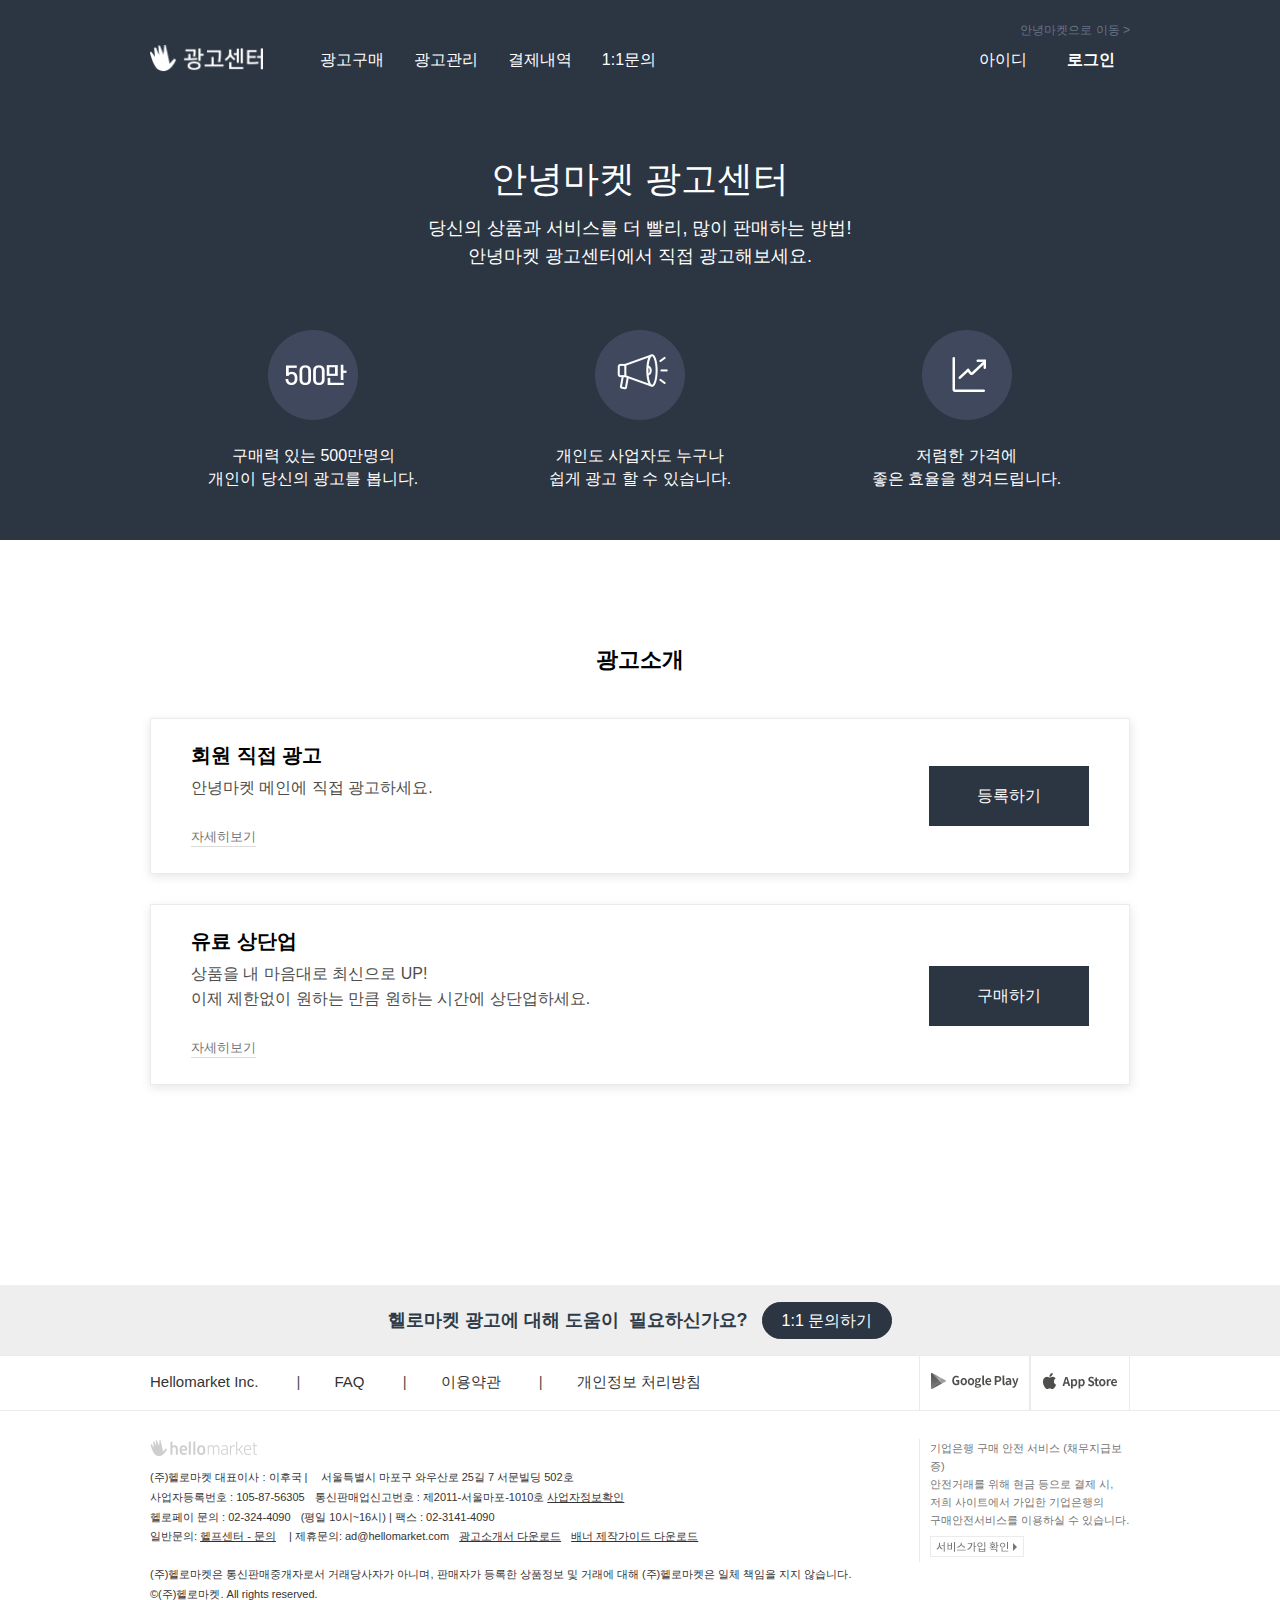
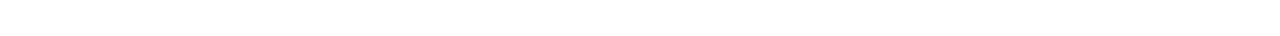
<file: ad/index.html>
<!DOCTYPE html>
<html lang="en">

<head>
    <meta charset="UTF-8">
    <meta name="viewport" content="width=device-width, initial-scale=1.0">
    <title>안녕마켓 광고센터</title>
    <link href="../css/ad_index.css" rel="stylesheet">
</head>

<body>
    <div id="__next">
        <section class="header">
            <header><a href="index.html"><img src="../img/img_adcenter_logox2.png" class="logo"></a><a href="https://www.hellomarket.com"><span class="home_page_move">안녕마켓으로 이동 &gt;</span></a><span class="menu_icon"></span>
                <div class="">
                    <div class="mobile_menu_wrapper mobile_menu_close">
                        <ul class="menu_wrapper">
                            <li class="mobile_login_btn"><a class="nick_name" href="/members">n14474743님</a><i class="arrow"></i><span class="btn_close"></span></li>
                            <li class="ad_payment_btn"><a href="/">홈</a></li>
                            <li class="mobile_ad_list header_first_li"><a href="./ad.html"><span>광고구매</span></a></li>
                            <li class="mobile_ad_list"><span class="menu_name">광고관리</span></li>
                            <li class="mobile_ad_list"><span class="menu_name">결제내역</span></li>
                            <li class="mobile_ad_list"><a href="https://www.hellomarket.com/help/inquiry/form.hm?type=advertise" target="_blank" rel="noopener noreferrer">1:1문의</a></li>
                            <li class="mobile_ad_logout">로그아웃</li>
                        </ul>
                    </div>
                    <ul class="logout_wrapper">
                        <li><a href="https://www.hellomarket.com/m/profile" target="_blank" rel="noopener noreferrer">아이디</a></li>
                        <li>로그인</li>
                    </ul>
                </div>
            </header>
        </section>
        <section class="contents">
            <section class="main_wrapper">
                <div class="main">
                    <div class="main_title">안녕마켓 광고센터</div>
                    <div class="main_text">
                        <span>당신의 상품과 서비스를 더 빨리, 많이 판매하는 방법!</span>
                        <span>안녕마켓 광고센터에서 직접 광고해보세요.</span>
                    </div>
                    <div class="main_list">
                        <ul>
                            <li>
                                <img src="../img/img_adcenter_visual_01x2.png">
                                <div class="main_list_title">
                                    <span>구매력 있는 500만명의 </span>
                                    <span>개인이 당신의 광고를 봅니다.</span>
                                </div>
                            </li>
                            <li>
                                <img src="../img/img_adcenter_visual_02x2.png">
                                <div class="main_list_title">
                                    <span>개인도 사업자도 누구나 </span>
                                    <span>쉽게 광고 할 수 있습니다.</span>
                                </div>
                            </li>
                            <li>
                                <img src="../img/img_adcenter_visual_03x2.png">
                                <div class="main_list_title">
                                    <span>저렴한 가격에 </span>
                                    <span>좋은 효율을 챙겨드립니다.</span>
                                </div>
                            </li>
                        </ul>
                    </div>
                </div>
            </section>
            <section>
                <div class="main_bottom">
                    <div class="main_bottom_title">광고소개</div>
                    <ul class="advertising_list">
                        <li>
                            <div class="advertising_card">
                                <div class="subject">회원 직접 광고</div>
                                <div class="description">안녕마켓 메인에 직접 광고하세요.</div>
                                <a href="direct/adform.html">
                                    <div class="btn btn_submit">등록하기</div>
                                </a>
                                <div class="details_box">
                                    <a href="direct/content.html">
                                        <div class="details">자세히보기</div>
                                    </a>
                                </div>
                            </div>
                        </li>
                        <li>
                            <div class="advertising_card">
                                <div class="subject">유료 상단업</div>
                                <div class="description">상품을 내 마음대로 최신으로 UP!<br>이제 제한없이 원하는 만큼 원하는 시간에 상단업하세요.</div>
                                <a href="/up/info">
                                    <div class="btn btn_submit btn_biz_submit">구매하기</div>
                                </a>
                                <div class="details_box">
                                    <a href="up/content.html">
                                        <div class="details">자세히보기</div>
                                    </a>
                                </div>
                            </div>
                        </li>
                    </ul>
                </div>
            </section>
            <section class="inquiry_box">
                <section>
                    <span class="title main_title">헬로마켓 광고에 대해 도움이&nbsp;</span>
                    <span class="title">필요하신가요?</span>
                    <a href="https://www.hellomarket.com/help/inquiry/form.hm?category=IJA0000" target="_blank"
                        rel="noopener noreferrer">
                        <span class="btn btn_submit">1:1 문의하기</span>
                    </a>
                </section>
            </section>
        </section>
        <div class="footer">
            <div class="footer_area">
                <div class="footer_top">
                    <div class="f_wrapper">
                        <ul class="f_left">
                            <li>
                                <a href="http://company.hellomarket.com" class="link_info" target="_blank"
                                    rel="noopener noreferrer">Hellomarket Inc.</a>
                            </li>
                            <li>
                                <a class="link_info" href="https://www.hellomarket.com/help/faq.hm" target="_blank"
                                    rel="noopener noreferrer">FAQ</a>
                                <span class="list_space"></span>
                            </li>
                            <li>
                                <a class="link_info" href="https://www.hellomarket.com/terms.hm" target="_blank"
                                    rel="noopener noreferrer">이용약관</a>
                                <span class="list_space"></span>
                            </li>
                            <li>
                                <a class="link_info" href="https://www.hellomarket.com/protection.hm" target="_blank"
                                    rel="noopener noreferrer">개인정보 처리방침</a>
                            </li>
                        </ul>
                        <ul class="f_right">
                            <li>
                                <a href="https://itunes.apple.com/kr/app/id469381475?mt=8&amp;ls=1" target="_blank"
                                    rel="noopener noreferrer">
                                    <img src="../img/img_footer_appstore.png" alt="appstore" class="appstore_n_btn">
                                </a>
                            </li>
                            <li><a href="https://play.google.com/store/apps/details?id=com.tuck.hellomarket"
                                    target="_blank" rel="noopener noreferrer"><img
                                        src="../img/img_footer_googleplay.png" alt="googleplay"
                                        class="googleplay_n_btn"></a></li>
                        </ul>
                    </div>
                </div>
                <div class="footer_bottom">
                    <div class="f_wrapper">
                        <div class="footer_wrapper_left">
                            <div class="fb_logobox"><img src="../img/img_footer_logo_171127.png" alt="hellomarket">
                            </div>
                            <ul class="footer_company_info">
                                <li><span>(주)헬로마켓 대표이사 : 이후국 | </span><span>서울특별시 마포구 와우산로 25길 7 서문빌딩 502호</span></li>
                                <li><span>사업자등록번호 : 105-87-56305</span><span>통신판매업신고번호 : 제2011-서울마포-1010호
                                        <!-- --> <a href="http://www.ftc.go.kr/bizCommPop.do?wrkr_no=1058756305"
                                            class="link_info" target="_blank" rel="noopener noreferrer"
                                            style="text-decoration:underline">사업자정보확인</a></span></li>
                                <li><span>헬로페이 문의 : 02-324-4090</span><span>(평일 10시~16시) | 팩스 : 02-3141-4090</span></li>
                                <li><span>일반문의:
                                        <!-- --> <a
                                            href="https://www.hellomarket.com/help/inquiry/form.hm?category=IJA0000"
                                            target="_blank" rel="noopener noreferrer"
                                            style="text-decoration:underline">헬프센터 - 문의</a></span><span> | 제휴문의:
                                        ad@hellomarket.com</span><span><a
                                            href="https://www.dropbox.com/s/6r4ddoetn0ys4bq/%ED%97%AC%EB%A1%9C%EB%A7%88%EC%BC%93_%EA%B4%91%EA%B3%A0%EC%86%8C%EA%B0%9C%EC%84%9C_fin_200207.pdf?dl=0"
                                            target="_blank" rel="noopener noreferrer"
                                            style="text-decoration:underline">광고소개서 다운로드</a></span><span><a
                                            href="https://www.dropbox.com/s/8vnmysapbkhaczv/%ED%97%AC%EB%A1%9C%EB%A7%88%EC%BC%93_%EA%B4%91%EA%B3%A0%EB%B0%B0%EB%84%88_%EC%A0%9C%EC%9E%91%EA%B0%80%EC%9D%B4%EB%93%9C_200207.pdf?dl=0"
                                            target="_blank" rel="noopener noreferrer"
                                            style="text-decoration:underline">배너 제작가이드 다운로드</a></span></li><br>
                                <li><span>(주)헬로마켓은 통신판매중개자로서 거래당사자가 아니며, 판매자가 등록한 상품정보 및 거래에 대해 (주)헬로마켓은 일체 책임을 지지
                                        않습니다.</span></li>
                                <li><span>©(주)헬로마켓. All rights reserved.</span></li>
                            </ul>
                        </div>
                        <div class="footer_wrapper_right">
                            <ul class="box">
                                <li>기업은행 구매 안전 서비스 (채무지급보증)</li>
                                <li>안전거래를 위해 현금 등으로 결제 시,</li>
                                <li>저희 사이트에서 가입한 기업은행의</li>
                                <li>구매안전서비스를 이용하실 수 있습니다.</li>
                                <li><img src="../img/btn_footer_service_n.png" alt="services"
                                        class="footer_service_btn"></li>
                            </ul>
                        </div>
                    </div>
                </div>
            </div>
        </div>
    </div>
</body>

</html>
</file>
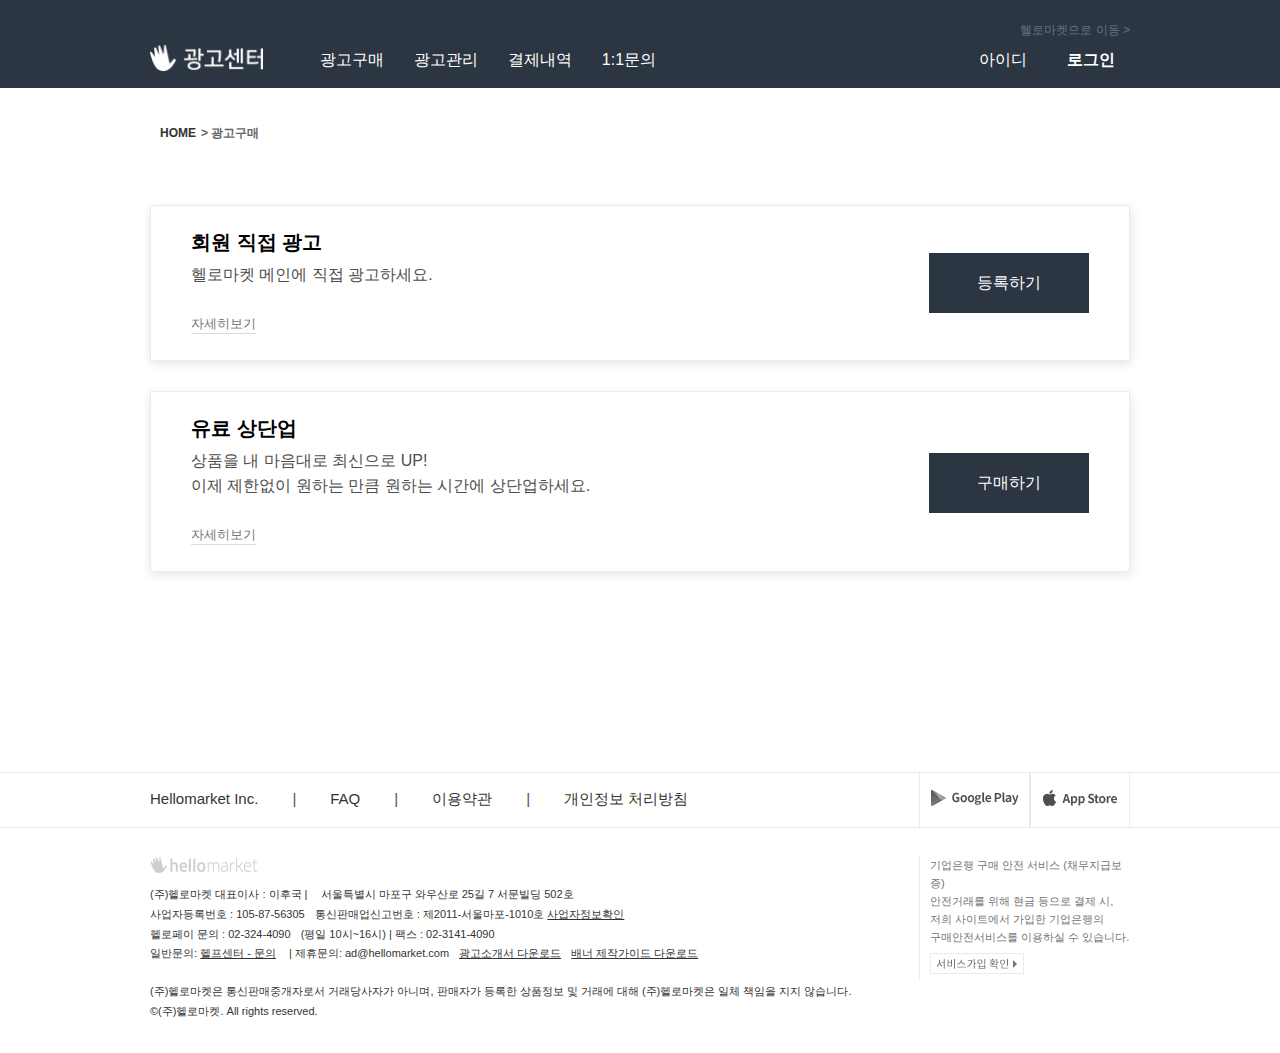
<file: ad/ad.html>
<!DOCTYPE html>
<html lang="en">
<head>
    <meta charset="UTF-8">
    <meta name="viewport" content="width=device-width, initial-scale=1.0">
    <title>광고 구매 | 안녕마켓 광고센터</title>
</head>
<link href="../css/ad_index.css" rel="stylesheet">
<body>
    <div id="__next">
        <section class="header">
            <header><a href="index.html"><img src="../img/img_adcenter_logox2.png" class="logo"></a><a href="https://www.hellomarket.com"><span class="home_page_move">헬로마켓으로 이동 &gt;</span></a><span class="menu_icon"></span>
                <div class="">
                    <div class="mobile_menu_wrapper mobile_menu_close">
                        <ul class="menu_wrapper">
                            <li class="mobile_login_btn"><a class="nick_name" href="/members">n14474743님</a><i class="arrow"></i><span class="btn_close"></span></li>
                            <li class="ad_payment_btn"><a href="/">홈</a></li>
                            <li class="mobile_ad_list header_first_li"><a href="./ad.html"><span>광고구매</span></a></li>
                            <li class="mobile_ad_list"><span class="menu_name">광고관리</span></li>
                            <li class="mobile_ad_list"><span class="menu_name">결제내역</span></li>
                            <li class="mobile_ad_list"><a href="https://www.hellomarket.com/help/inquiry/form.hm?type=advertise" target="_blank" rel="noopener noreferrer">1:1문의</a></li>
                            <li class="mobile_ad_logout">로그아웃</li>
                        </ul>
                    </div>
                    <ul class="logout_wrapper">
                        <li><a href="https://www.hellomarket.com/m/profile" target="_blank" rel="noopener noreferrer">아이디</a></li>
                        <li>로그인</li>
                    </ul>
                </div>
            </header>
        </section>
        <section class="contents">
            <section>
                <div class="main">
                    <div class="breadcrumbs">
                        <ul>
                            <li><a href="/">HOME</a></li>
                            <li>&gt; 광고구매</li>
                        </ul>
                    </div>
                </div>
                <div class="main_bottom ad_payment_list main_bottom_margin">
                    <ul class="advertising_list">
                        <li>
                            <div class="advertising_card">
                                <div class="subject">회원 직접 광고</div>
                                <div class="description">헬로마켓 메인에 직접 광고하세요.</div><a href="direct/adform.html">
                                    <div class="btn btn_submit">등록하기</div>
                                </a>
                                <div class="details_box"><a href="direct/content.html">
                                        <div class="details">자세히보기</div>
                                    </a></div>
                            </div>
                        </li>
                        <li>
                            <div class="advertising_card">
                                <div class="subject">유료 상단업</div>
                                <div class="description">상품을 내 마음대로 최신으로 UP!<br>이제 제한없이 원하는 만큼 원하는 시간에 상단업하세요.</div><a href="/up/info">
                                    <div class="btn btn_submit btn_biz_submit">구매하기</div>
                                </a>
                                <div class="details_box"><a href="up/content.html">
                                        <div class="details">자세히보기</div>
                                    </a></div>
                            </div>
                        </li>
                    </ul>
                </div>
            </section>
        </section>
        <div class="footer">
            <div class="footer_area">
                <div class="footer_top">
                    <div class="f_wrapper">
                        <ul class="f_left">
                            <li><a href="http://company.hellomarket.com" class="link_info" target="_blank" rel="noopener noreferrer">Hellomarket Inc.</a></li>
                            <li><a class="link_info" href="https://www.hellomarket.com/help/faq.hm" target="_blank" rel="noopener noreferrer">FAQ</a><span class="list_space"></span></li>
                            <li><a class="link_info" href="https://www.hellomarket.com/terms.hm" target="_blank" rel="noopener noreferrer">이용약관</a><span class="list_space"></span></li>
                            <li><a class="link_info" href="https://www.hellomarket.com/protection.hm" target="_blank" rel="noopener noreferrer">개인정보 처리방침</a></li>
                        </ul>
                        <ul class="f_right">
                            <li><a href="https://itunes.apple.com/kr/app/id469381475?mt=8&amp;ls=1" target="_blank" rel="noopener noreferrer"><img src="../img/img_footer_appstore.png" alt="appstore" class="appstore_n_btn"></a></li>
                            <li><a href="https://play.google.com/store/apps/details?id=com.tuck.hellomarket" target="_blank" rel="noopener noreferrer"><img src="../img/img_footer_googleplay.png" alt="googleplay" class="googleplay_n_btn"></a></li>
                        </ul>
                    </div>
                </div>
                <div class="footer_bottom">
                    <div class="f_wrapper">
                        <div class="footer_wrapper_left">
                            <div class="fb_logobox"><img src="../img/img_footer_logo_171127.png" alt="hellomarket"></div>
                            <ul class="footer_company_info">
                                <li><span>(주)헬로마켓 대표이사 : 이후국 | </span><span>서울특별시 마포구 와우산로 25길 7 서문빌딩 502호</span></li>
                                <li><span>사업자등록번호 : 105-87-56305</span><span>통신판매업신고번호 : 제2011-서울마포-1010호 <a href="http://www.ftc.go.kr/bizCommPop.do?wrkr_no=1058756305" class="link_info" target="_blank" rel="noopener noreferrer" style="text-decoration: underline;">사업자정보확인</a></span></li>
                                <li><span>헬로페이 문의 : 02-324-4090</span><span>(평일 10시~16시) | 팩스 : 02-3141-4090</span></li>
                                <li><span>일반문의: <a href="https://www.hellomarket.com/help/inquiry/form.hm?category=IJA0000" target="_blank" rel="noopener noreferrer" style="text-decoration: underline;">헬프센터 - 문의</a></span><span> | 제휴문의: ad@hellomarket.com</span><span><a href="https://www.dropbox.com/s/6r4ddoetn0ys4bq/%ED%97%AC%EB%A1%9C%EB%A7%88%EC%BC%93_%EA%B4%91%EA%B3%A0%EC%86%8C%EA%B0%9C%EC%84%9C_fin_200207.pdf?dl=0" target="_blank" rel="noopener noreferrer" style="text-decoration: underline;">광고소개서 다운로드</a></span><span><a href="https://www.dropbox.com/s/8vnmysapbkhaczv/%ED%97%AC%EB%A1%9C%EB%A7%88%EC%BC%93_%EA%B4%91%EA%B3%A0%EB%B0%B0%EB%84%88_%EC%A0%9C%EC%9E%91%EA%B0%80%EC%9D%B4%EB%93%9C_200207.pdf?dl=0" target="_blank" rel="noopener noreferrer" style="text-decoration: underline;">배너 제작가이드 다운로드</a></span></li><br>
                                <li><span>(주)헬로마켓은 통신판매중개자로서 거래당사자가 아니며, 판매자가 등록한 상품정보 및 거래에 대해 (주)헬로마켓은 일체 책임을 지지 않습니다.</span></li>
                                <li><span>©(주)헬로마켓. All rights reserved.</span></li>
                            </ul>
                        </div>
                        <div class="footer_wrapper_right">
                            <ul class="box">
                                <li>기업은행 구매 안전 서비스 (채무지급보증)</li>
                                <li>안전거래를 위해 현금 등으로 결제 시,</li>
                                <li>저희 사이트에서 가입한 기업은행의</li>
                                <li>구매안전서비스를 이용하실 수 있습니다.</li>
                                <li><img src="../img/btn_footer_service_n.png" alt="services" class="footer_service_btn"></li>
                            </ul>
                        </div>
                    </div>
                </div>
            </div>
        </div>
    </div>
</body>
</html>
</file>
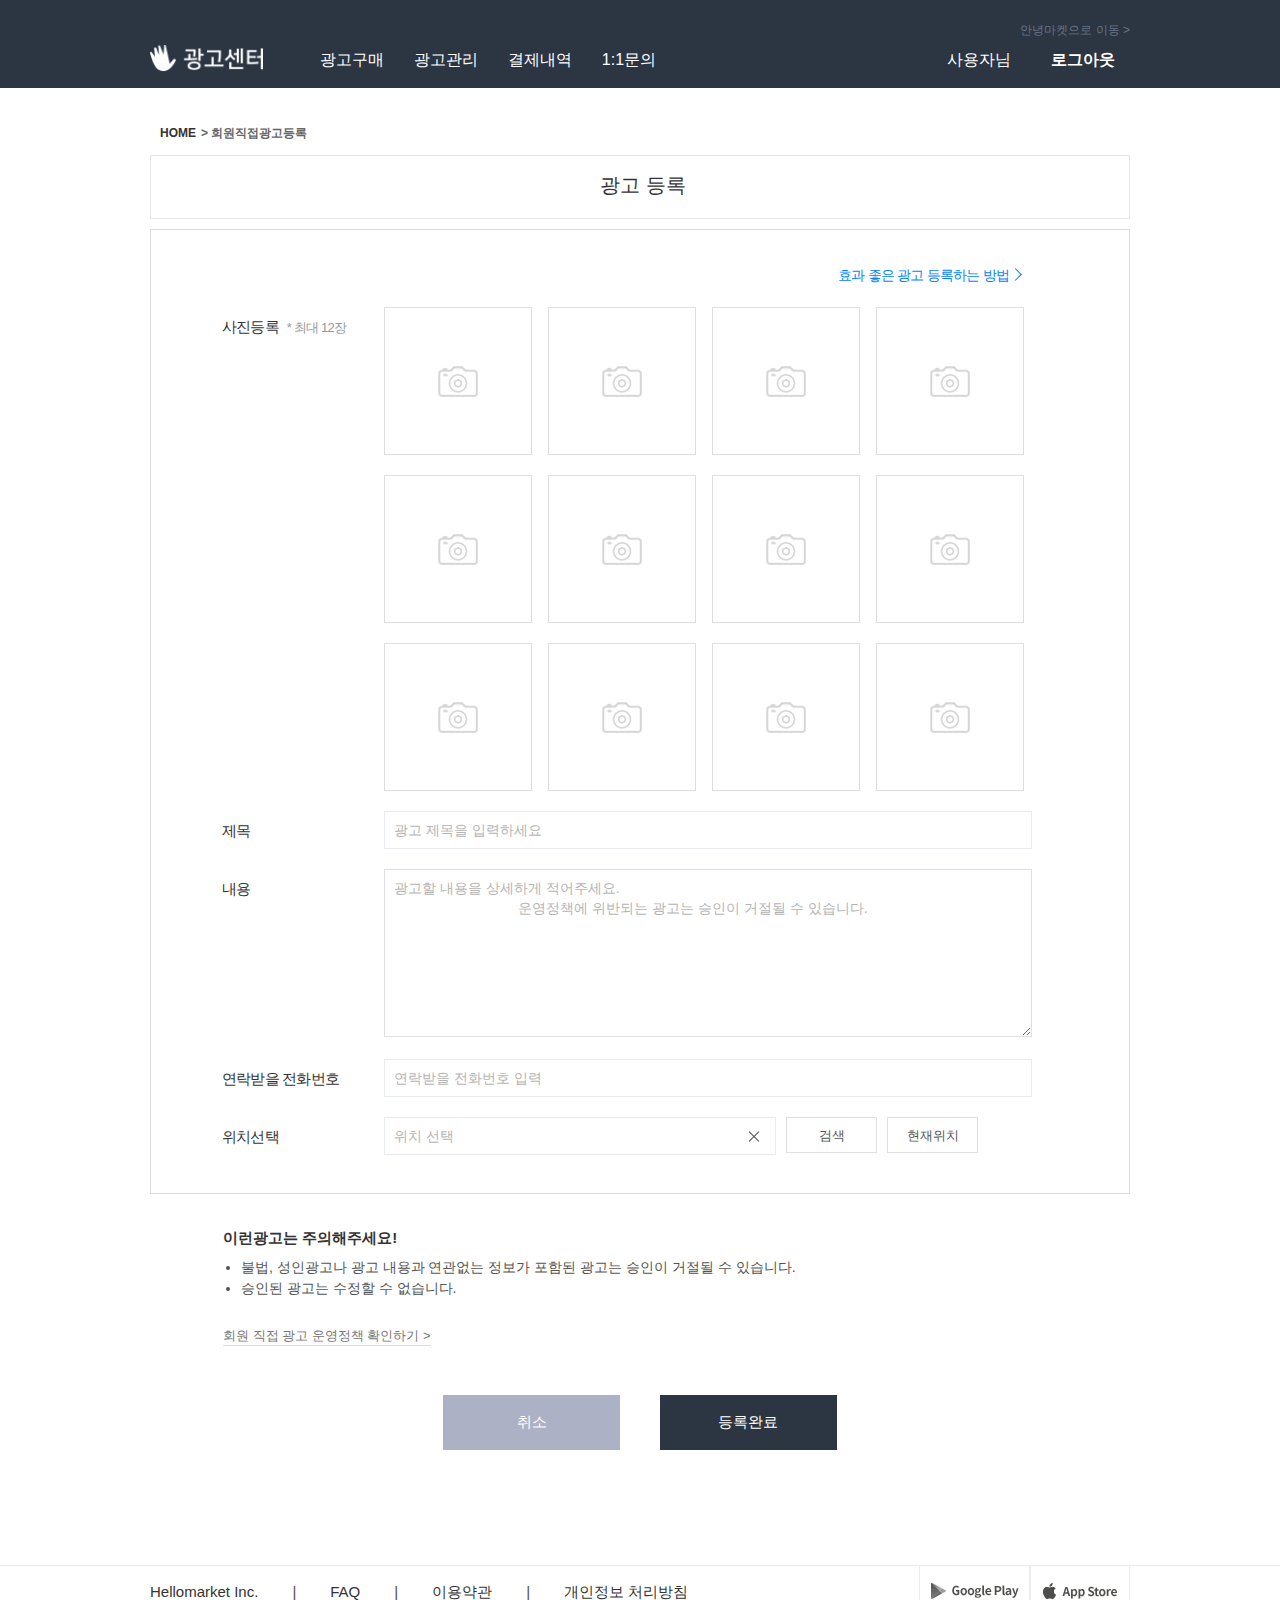
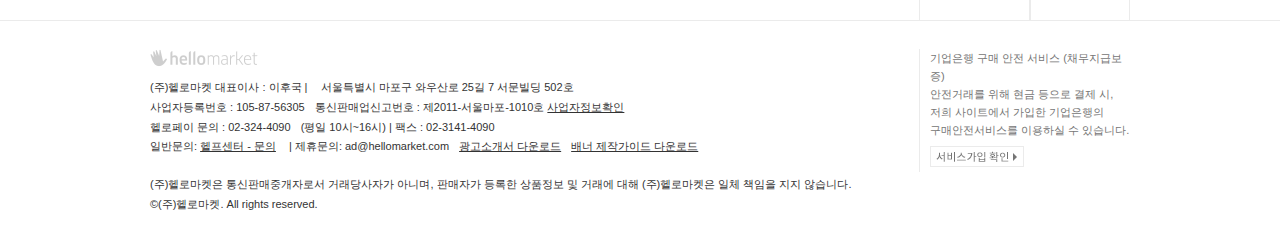
<file: ad/direct/adform.html>
<!DOCTYPE html>
<html lang="en">

<head>
    <meta charset="UTF-8">
    <meta name="viewport" content="width=device-width, initial-scale=1.0">
    <title>Document</title>
    <link href="../../css/ad_index.css" rel="stylesheet">
</head>
<body>
    <div id="__next">
        <section class="header">
            <header><a href="../index.html"><img src="../../img/img_adcenter_logox2.png"
                        class="logo"></a><a href="https://www.hellomarket.com"><span class="home_page_move">안녕마켓으로 이동
                        &gt;</span></a><span class="menu_icon"></span>
                <div class="">
                    <!-- 모바일부분 -->
                    <div class="mobile_menu_wrapper mobile_menu_close">
                        <ul class="menu_wrapper">
                            <li class="mobile_login_btn"><a class="nick_name" href="/members">n14474743님</a><i
                                    class="arrow"></i><span class="btn_close"></span></li>
                            <li class="ad_payment_btn"><a href="/">홈</a></li>
                            <li class="mobile_ad_list header_first_li"><a href="../ad.html"><span>광고구매</span></a></li>
                            <li class="mobile_ad_list"><span class="menu_name">광고관리</span></li>
                            <li class="mobile_ad_list"><span class="menu_name">결제내역</span></li>
                            <li class="mobile_ad_list"><a
                                    href="https://www.hellomarket.com/help/inquiry/form.hm?type=advertise"
                                    target="_blank" rel="noopener noreferrer">1:1문의</a></li>
                            <li class="mobile_ad_logout">로그아웃</li>
                        </ul>
                    </div>
                    <!-- 끝 -->
                    <ul class="logout_wrapper">
                        <li><a href="https://www.hellomarket.com/m/profile" target="_blank"
                                rel="noopener noreferrer">사용자님</a></li>
                        <li>로그아웃</li>
                    </ul>
                </div>
            </header>
        </section>
        <section class="contents">
            <div class="main">
                <div class="breadcrumbs">
                    <ul>
                        <li><a href="/">HOME</a></li>
                        <li>&gt; 회원직접광고등록</li>
                    </ul>
                </div>
                <div class="regist_top">
                    <div class="regist_box_top">
                        <div>광고 등록</div>
                    </div>
                </div>
                <div class="regist_box">
                    <div class="regist_effect">효과 좋은 광고 등록하는 방법</div>
                    <div class="description">
                        <dl class="regist_image_dl">
                            <dt><label>사진등록</label><span class="photo_max">* 최대 12장</span></dt>
                            <dd>
                                <ul class="image_list"><input type="file" multiple="" class="multiple">
                                    <div>
                                        <li>
                                            <div class="up_img_box"><img
                                                    src="../../img/img_car_pic_basic.png"
                                                    class="item_img"></div>
                                        </li>
                                    </div>
                                    <div>
                                        <li>
                                            <div class="up_img_box"><img
                                                  src="../../img/img_car_pic_basic.png"
                                                    class="item_img"></div>
                                        </li>
                                    </div>
                                    <div>
                                        <li>
                                            <div class="up_img_box"><img
                                                    src="../../img/img_car_pic_basic.png"
                                                    class="item_img"></div>
                                        </li>
                                    </div>
                                    <div>
                                        <li>
                                            <div class="up_img_box"><img
                                                    src="../../img/img_car_pic_basic.png"
                                                    class="item_img"></div>
                                        </li>
                                    </div>
                                    <div>
                                        <li>
                                            <div class="up_img_box"><img
                                                    src="../../img/img_car_pic_basic.png"
                                                    class="item_img"></div>
                                        </li>
                                    </div>
                                    <div>
                                        <li>
                                            <div class="up_img_box"><img
                                                    src="../../img/img_car_pic_basic.png"
                                                    class="item_img"></div>
                                        </li>
                                    </div>
                                    <div>
                                        <li>
                                            <div class="up_img_box"><img
                                                    src="../../img/img_car_pic_basic.png"
                                                    class="item_img"></div>
                                        </li>
                                    </div>
                                    <div>
                                        <li>
                                            <div class="up_img_box"><img
                                                    src="../../img/img_car_pic_basic.png"
                                                    class="item_img"></div>
                                        </li>
                                    </div>
                                    <div>
                                        <li>
                                            <div class="up_img_box"><img
                                                    src="../../img/img_car_pic_basic.png"
                                                    class="item_img"></div>
                                        </li>
                                    </div>
                                    <div>
                                        <li>
                                            <div class="up_img_box"><img
                                                    src="../../img/img_car_pic_basic.png"
                                                    class="item_img"></div>
                                        </li>
                                    </div>
                                    <div>
                                        <li>
                                            <div class="up_img_box"><img
                                                    src="../../img/img_car_pic_basic.png"
                                                    class="item_img"></div>
                                        </li>
                                    </div>
                                    <div>
                                        <li>
                                            <div class="up_img_box"><img
                                                    src="../../img/img_car_pic_basic.png"
                                                    class="item_img"></div>
                                        </li>
                                    </div>
                                </ul>
                            </dd>
                        </dl>
                        <dl>
                            <dt><label>제목</label></dt>
                            <dd><input type="text" class="title_input" placeholder="광고 제목을 입력하세요" value=""></dd>
                        </dl>
                        <dl>
                            <dt><label>내용</label></dt>
                            <dd><textarea rows="5" class="introduce" placeholder="광고할 내용을 상세하게 적어주세요.
                                운영정책에 위반되는 광고는 승인이 거절될 수 있습니다."></textarea></dd>
                        </dl>
                        <dl>
                            <dt><label>연락받을 전화번호</label></dt>
                            <dd><input type="tel" class="title_input" placeholder="연락받을 전화번호 입력" value=""></dd>
                        </dl>
                        <dl>
                            <dt><label>위치선택</label></dt>
                            <dd class="map_box"><input type="text" class="my_location_input item_location_input"
                                    placeholder="위치 선택" readonly="" value="">
                                <div class="close_button item_close_button"></div>
                                <div class="my_location_map"><span>검색</span></div>
                                <div class="my_location_map"><span>현재위치</span></div>
                            </dd>
                        </dl>
                    </div>
                </div>
                <div>
                    <div class="item_notice">
                        <div class="text_bold">이런광고는 주의해주세요!</div>
                        <ul>
                            <li>불법, 성인광고나 광고 내용과 연관없는 정보가 포함된 광고는 승인이 거절될 수 있습니다.</li>
                            <li>승인된 광고는 수정할 수 없습니다.</li>
                        </ul>
                        <div class="details_box">
                            <div class="details">회원 직접 광고 운영정책 확인하기 &gt;</div>
                        </div>
                    </div>
                    <div class="item_submit_box">
                        <a href="index.html">
                        <button class="btn_item_cancel" type="button">취소</button>
                        </a>
                        <button class="btn_item_submit" type="button">등록완료</button>
                    </div>
                </div>
            </div>
        </section>
        <div class="footer">
            <div class="footer_area">
                <div class="footer_top">
                    <div class="f_wrapper">
                        <ul class="f_left">
                            <li><a href="http://company.hellomarket.com" class="link_info" target="_blank"
                                    rel="noopener noreferrer">Hellomarket Inc.</a></li>
                            <li><a class="link_info" href="https://www.hellomarket.com/help/faq.hm" target="_blank"
                                    rel="noopener noreferrer">FAQ</a><span class="list_space"></span></li>
                            <li><a class="link_info" href="https://www.hellomarket.com/terms.hm" target="_blank"
                                    rel="noopener noreferrer">이용약관</a><span class="list_space"></span></li>
                            <li><a class="link_info" href="https://www.hellomarket.com/protection.hm" target="_blank"
                                    rel="noopener noreferrer">개인정보 처리방침</a></li>
                        </ul>
                        <ul class="f_right">
                            <li><a href="https://itunes.apple.com/kr/app/id469381475?mt=8&amp;ls=1" target="_blank"
                                    rel="noopener noreferrer"><img
                                        src="../../img/img_footer_appstore.png"
                                        alt="appstore" class="appstore_n_btn"></a></li>
                            <li><a href="https://play.google.com/store/apps/details?id=com.tuck.hellomarket"
                                    target="_blank" rel="noopener noreferrer"><img
                                        src="../../img/img_footer_googleplay.png"
                                        alt="googleplay" class="googleplay_n_btn"></a></li>
                        </ul>
                    </div>
                </div>
                <div class="footer_bottom">
                    <div class="f_wrapper">
                        <div class="footer_wrapper_left">
                            <div class="fb_logobox"><img
                                    src="../../img/img_footer_logo_171127.png"
                                    alt="hellomarket"></div>
                            <ul class="footer_company_info">
                                <li><span>(주)헬로마켓 대표이사 : 이후국 | </span><span>서울특별시 마포구 와우산로 25길 7 서문빌딩 502호</span></li>
                                <li><span>사업자등록번호 : 105-87-56305</span><span>통신판매업신고번호 : 제2011-서울마포-1010호 <a
                                            href="http://www.ftc.go.kr/bizCommPop.do?wrkr_no=1058756305"
                                            class="link_info" target="_blank" rel="noopener noreferrer"
                                            style="text-decoration: underline;">사업자정보확인</a></span></li>
                                <li><span>헬로페이 문의 : 02-324-4090</span><span>(평일 10시~16시) | 팩스 : 02-3141-4090</span></li>
                                <li><span>일반문의: <a
                                            href="https://www.hellomarket.com/help/inquiry/form.hm?category=IJA0000"
                                            target="_blank" rel="noopener noreferrer"
                                            style="text-decoration: underline;">헬프센터 - 문의</a></span><span> | 제휴문의:
                                        ad@hellomarket.com</span><span><a
                                            href="https://www.dropbox.com/s/6r4ddoetn0ys4bq/%ED%97%AC%EB%A1%9C%EB%A7%88%EC%BC%93_%EA%B4%91%EA%B3%A0%EC%86%8C%EA%B0%9C%EC%84%9C_fin_200207.pdf?dl=0"
                                            target="_blank" rel="noopener noreferrer"
                                            style="text-decoration: underline;">광고소개서 다운로드</a></span><span><a
                                            href="https://www.dropbox.com/s/8vnmysapbkhaczv/%ED%97%AC%EB%A1%9C%EB%A7%88%EC%BC%93_%EA%B4%91%EA%B3%A0%EB%B0%B0%EB%84%88_%EC%A0%9C%EC%9E%91%EA%B0%80%EC%9D%B4%EB%93%9C_200207.pdf?dl=0"
                                            target="_blank" rel="noopener noreferrer"
                                            style="text-decoration: underline;">배너 제작가이드 다운로드</a></span></li><br>
                                <li><span>(주)헬로마켓은 통신판매중개자로서 거래당사자가 아니며, 판매자가 등록한 상품정보 및 거래에 대해 (주)헬로마켓은 일체 책임을 지지
                                        않습니다.</span></li>
                                <li><span>©(주)헬로마켓. All rights reserved.</span></li>
                            </ul>
                        </div>
                        <div class="footer_wrapper_right">
                            <ul class="box">
                                <li>기업은행 구매 안전 서비스 (채무지급보증)</li>
                                <li>안전거래를 위해 현금 등으로 결제 시,</li>
                                <li>저희 사이트에서 가입한 기업은행의</li>
                                <li>구매안전서비스를 이용하실 수 있습니다.</li>
                                <li><img src="../../img/btn_footer_service_n.png"
                                        alt="services" class="footer_service_btn"></li>
                            </ul>
                        </div>
                    </div>
                </div>
            </div>
        </div>
    </div>
</body>

</html>
</file>
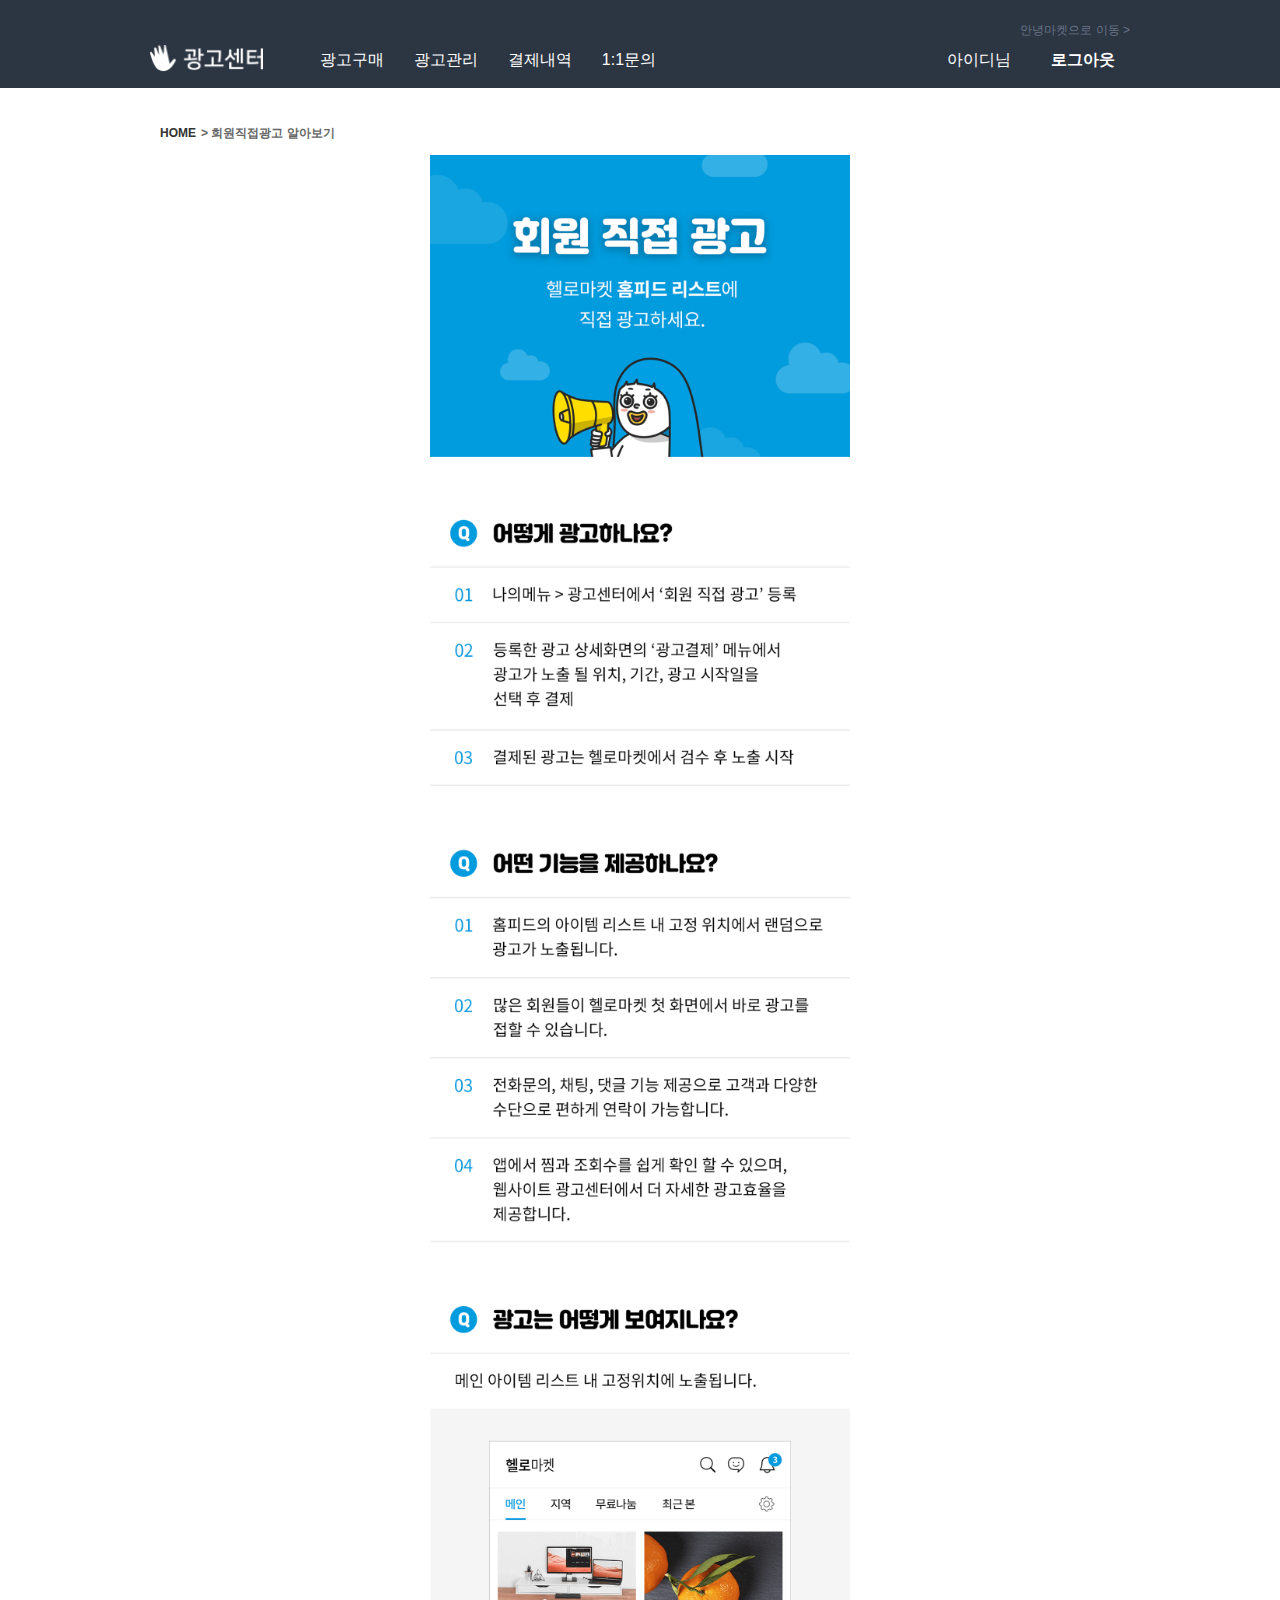
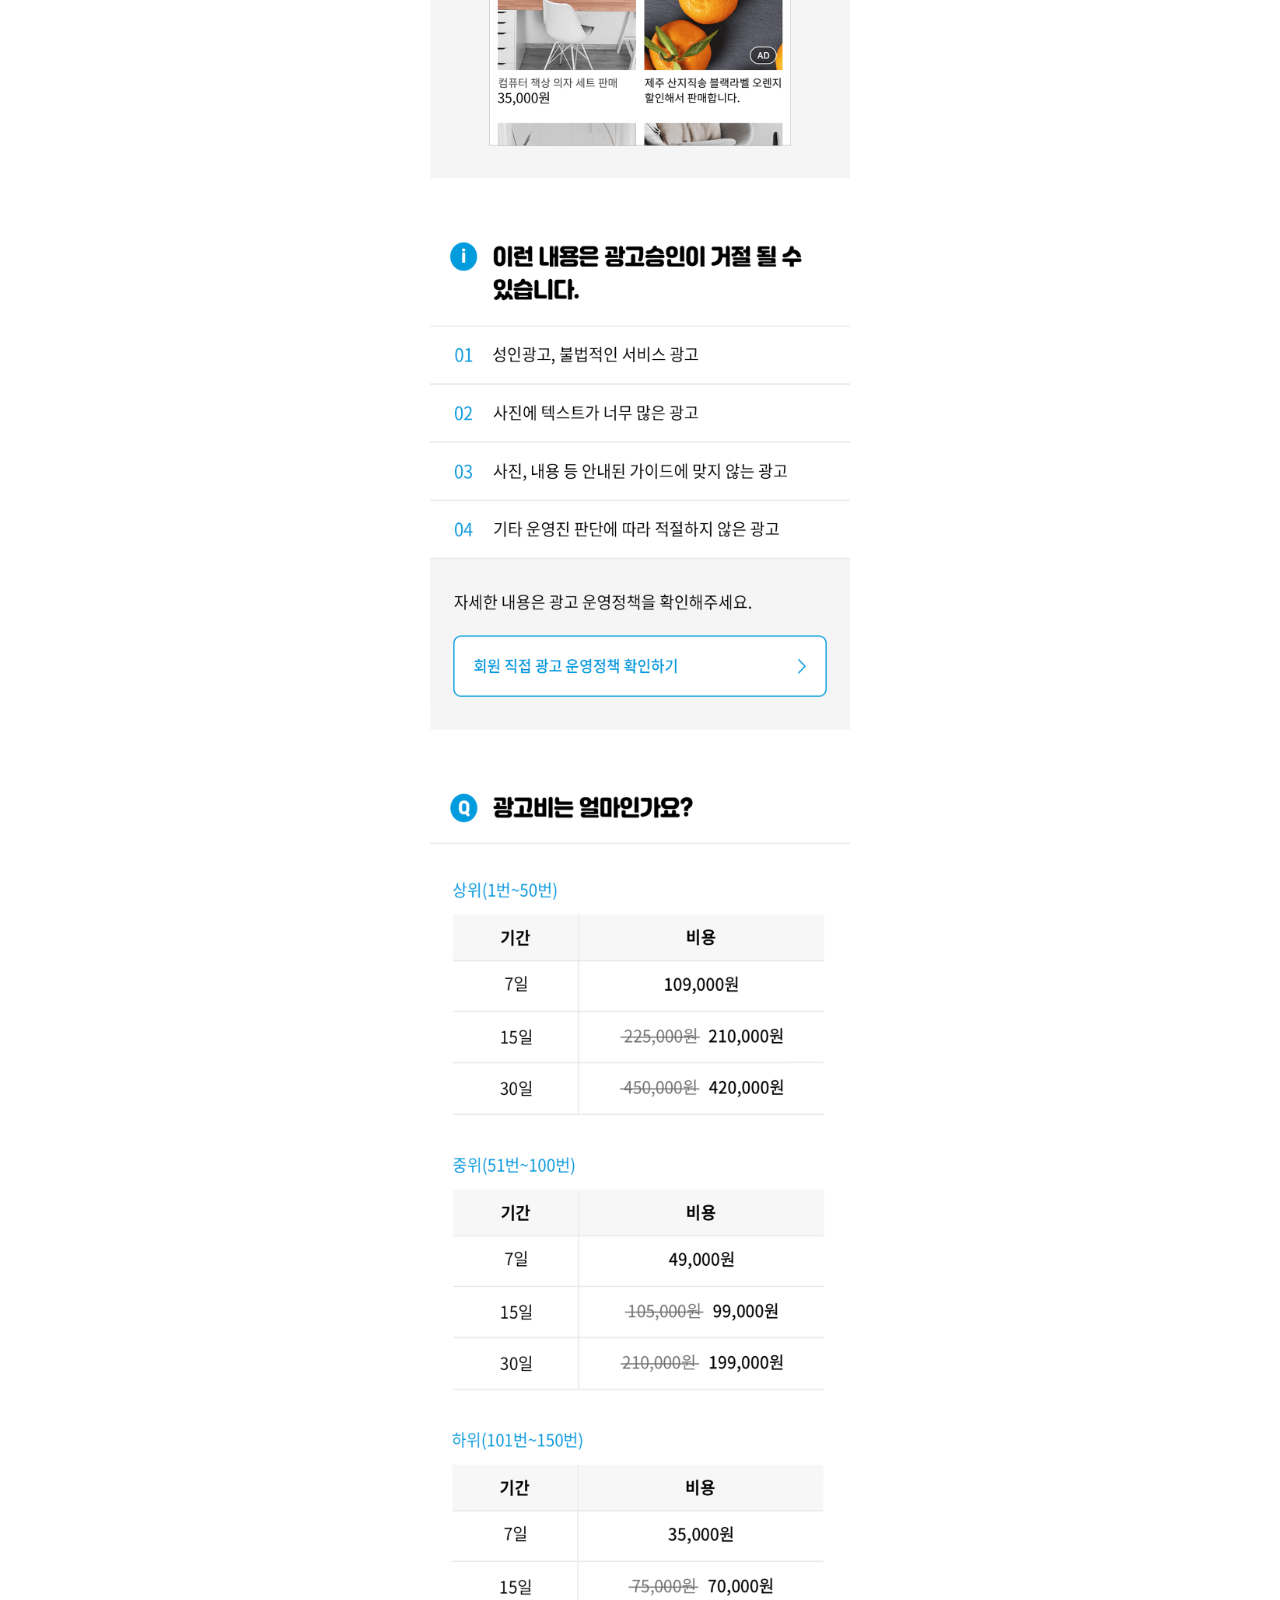
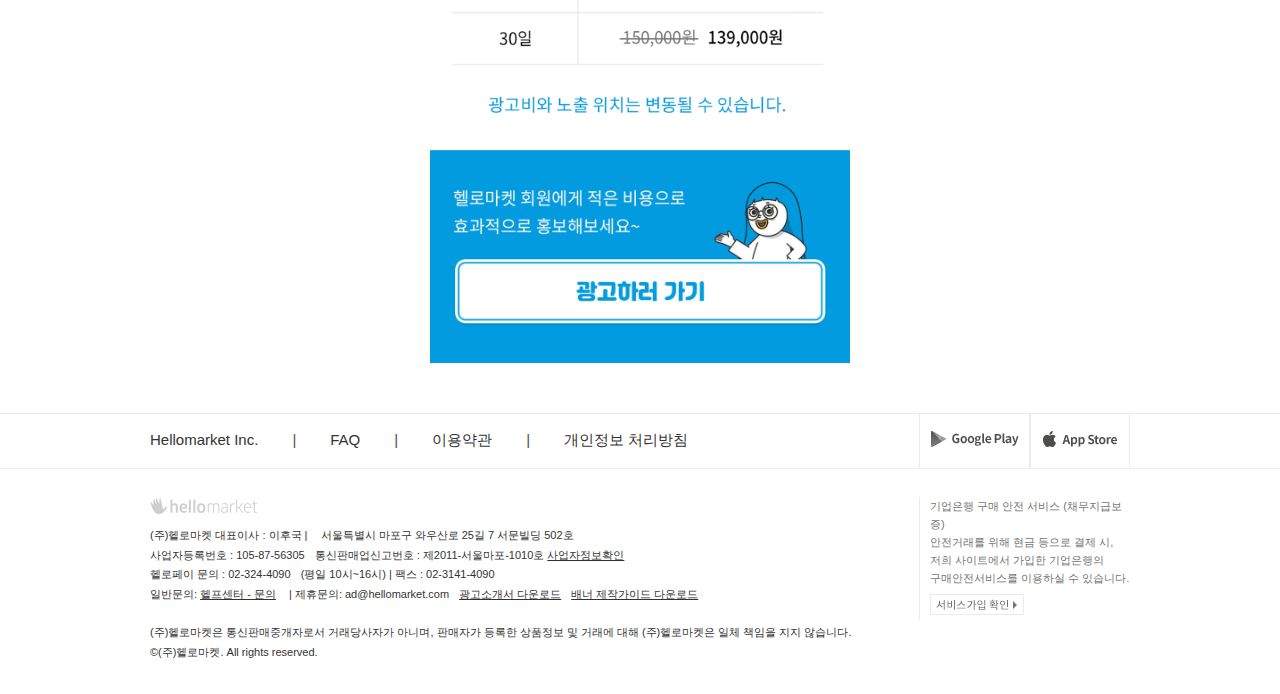
<file: ad/direct/content.html>
<!DOCTYPE html>
<html lang="en">

<head>
    <meta charset="UTF-8">
    <meta name="viewport" content="width=device-width, initial-scale=1.0">
    <title>회원직접광고 알아보기 | 안녕마켓 광고센터</title>
    <link href="../../css/ad_index.css" rel="stylesheet">
</head>

<body>
    <div id="__next">
        <section class="header">
            <header><a href="../index.html"><img src="../../img/img_adcenter_logox2.png" class="logo"></a><a
                    href="https://www.hellomarket.com"><span class="home_page_move">안녕마켓으로 이동 &gt;</span></a><span
                    class="menu_icon"></span>
                <div class="">
                    <!-- 모바일 섹션 -->
                    <div class="mobile_menu_wrapper mobile_menu_close">
                        <ul class="menu_wrapper">
                            <li class="mobile_login_btn"><a class="nick_name" href="/members">아이디님</a><i
                                    class="arrow"></i><span class="btn_close"></span></li>
                            <li class="ad_payment_btn"><a href="/">홈</a></li>
                            <li class="mobile_ad_list header_first_li"><a href="../ad.html"><span>광고구매</span></a></li>
                            <li class="mobile_ad_list"><span class="menu_name">광고관리</span></li>
                            <li class="mobile_ad_list"><span class="menu_name">결제내역</span></li>
                            <li class="mobile_ad_list"><a
                                    href="https://www.hellomarket.com/help/inquiry/form.hm?type=advertise"
                                    target="_blank" rel="noopener noreferrer">1:1문의</a></li>
                            <li class="mobile_ad_logout">로그아웃</li>
                        </ul>
                    </div>
                    <ul class="logout_wrapper">
                        <li><a href="https://www.hellomarket.com/m/profile" target="_blank"
                                rel="noopener noreferrer">아이디님</a></li>
                        <li>로그아웃</li>
                    </ul>
                </div>
            </header>
        </section>
        <section class="contents">
            <div class="main">
                <div class="breadcrumbs">
                    <ul>
                        <li><a href="/">HOME</a></li>
                        <li>&gt; 회원직접광고 알아보기</li>
                    </ul>
                </div>
                <div class="up_content_wrapper">
                    <img src="../../img/img_member_direct_ad_01.png" alt="회원직접광고 이미지1">
                    <img src="../../img/img_member_direct_ad_02.png" alt="회원직접광고 이미지2">
                    <img src="../../img/img_member_direct_ad_03.png" alt="회원직접광고 이미지3">
                    <img src="../../img/img_member_direct_ad_04.png" alt="회원직접광고 이미지4">
                    <img src="../../img/img_member_direct_ad_05.png" alt="회원직접광고 이미지5">
                    <img src="../../img/img_member_direct_ad_06_190620.png" alt="회원직접광고 이미지6">
                    <img src="../../img/page_12.png" alt="회원직접광고 이미지 7">
                    <a href="/item/direct/form">
                        <img src="../../img/page_13.jpg" alt="회원직접광고 이미지 7">
                    </a>
                    <img src="../../img/page_14.png" alt="회원직접광고 이미지 7">
                </div>
            </div>
        </section>
        <div class="footer">
            <div class="footer_area">
                <div class="footer_top">
                    <div class="f_wrapper">
                        <ul class="f_left">
                            <li><a href="http://company.hellomarket.com" class="link_info" target="_blank"
                                    rel="noopener noreferrer">Hellomarket Inc.</a></li>
                            <li><a class="link_info" href="https://www.hellomarket.com/help/faq.hm" target="_blank"
                                    rel="noopener noreferrer">FAQ</a><span class="list_space"></span></li>
                            <li><a class="link_info" href="https://www.hellomarket.com/terms.hm" target="_blank"
                                    rel="noopener noreferrer">이용약관</a><span class="list_space"></span></li>
                            <li><a class="link_info" href="https://www.hellomarket.com/protection.hm" target="_blank"
                                    rel="noopener noreferrer">개인정보 처리방침</a></li>
                        </ul>
                        <ul class="f_right">
                            <li>
                                <a href="https://itunes.apple.com/kr/app/id469381475?mt=8&amp;ls=1" target="_blank"
                                    rel="noopener noreferrer">
                                    <img src="../../img/img_footer_appstore.png" alt="appstore" class="appstore_n_btn">
                                </a>
                            </li>
                            <li>
                                <a href="https://play.google.com/store/apps/details?id=com.tuck.hellomarket"
                                    target="_blank" rel="noopener noreferrer">
                                    <img src="../../img/img_footer_googleplay.png" alt="googleplay"
                                        class="googleplay_n_btn">
                                </a>
                            </li>
                        </ul>
                    </div>
                </div>
                <div class="footer_bottom">
                    <div class="f_wrapper">
                        <div class="footer_wrapper_left">
                            <div class="fb_logobox">
                                <img src="../../img/img_footer_logo_171127.png" alt="hellomarket">
                            </div>
                            <ul class="footer_company_info">
                                <li><span>(주)헬로마켓 대표이사 : 이후국 | </span><span>서울특별시 마포구 와우산로 25길 7 서문빌딩 502호</span></li>
                                <li><span>사업자등록번호 : 105-87-56305</span><span>통신판매업신고번호 : 제2011-서울마포-1010호 <a
                                            href="http://www.ftc.go.kr/bizCommPop.do?wrkr_no=1058756305"
                                            class="link_info" target="_blank" rel="noopener noreferrer"
                                            style="text-decoration: underline;">사업자정보확인</a></span></li>
                                <li><span>헬로페이 문의 : 02-324-4090</span><span>(평일 10시~16시) | 팩스 : 02-3141-4090</span></li>
                                <li><span>일반문의: <a
                                            href="https://www.hellomarket.com/help/inquiry/form.hm?category=IJA0000"
                                            target="_blank" rel="noopener noreferrer"
                                            style="text-decoration: underline;">헬프센터 - 문의</a></span><span> | 제휴문의:
                                        ad@hellomarket.com</span><span><a
                                            href="https://www.dropbox.com/s/6r4ddoetn0ys4bq/%ED%97%AC%EB%A1%9C%EB%A7%88%EC%BC%93_%EA%B4%91%EA%B3%A0%EC%86%8C%EA%B0%9C%EC%84%9C_fin_200207.pdf?dl=0"
                                            target="_blank" rel="noopener noreferrer"
                                            style="text-decoration: underline;">광고소개서 다운로드</a></span><span><a
                                            href="https://www.dropbox.com/s/8vnmysapbkhaczv/%ED%97%AC%EB%A1%9C%EB%A7%88%EC%BC%93_%EA%B4%91%EA%B3%A0%EB%B0%B0%EB%84%88_%EC%A0%9C%EC%9E%91%EA%B0%80%EC%9D%B4%EB%93%9C_200207.pdf?dl=0"
                                            target="_blank" rel="noopener noreferrer"
                                            style="text-decoration: underline;">배너 제작가이드 다운로드</a></span></li><br>
                                <li><span>(주)헬로마켓은 통신판매중개자로서 거래당사자가 아니며, 판매자가 등록한 상품정보 및 거래에 대해 (주)헬로마켓은 일체 책임을 지지
                                        않습니다.</span></li>
                                <li><span>©(주)헬로마켓. All rights reserved.</span></li>
                            </ul>
                        </div>
                        <div class="footer_wrapper_right">
                            <ul class="box">
                                <li>기업은행 구매 안전 서비스 (채무지급보증)</li>
                                <li>안전거래를 위해 현금 등으로 결제 시,</li>
                                <li>저희 사이트에서 가입한 기업은행의</li>
                                <li>구매안전서비스를 이용하실 수 있습니다.</li>
                                <li><img src="../../img/btn_footer_service_n.png"
                                        alt="services" class="footer_service_btn"></li>
                            </ul>
                        </div>
                    </div>
                </div>
            </div>
        </div>
    </div>
</body>

</html>
</file>
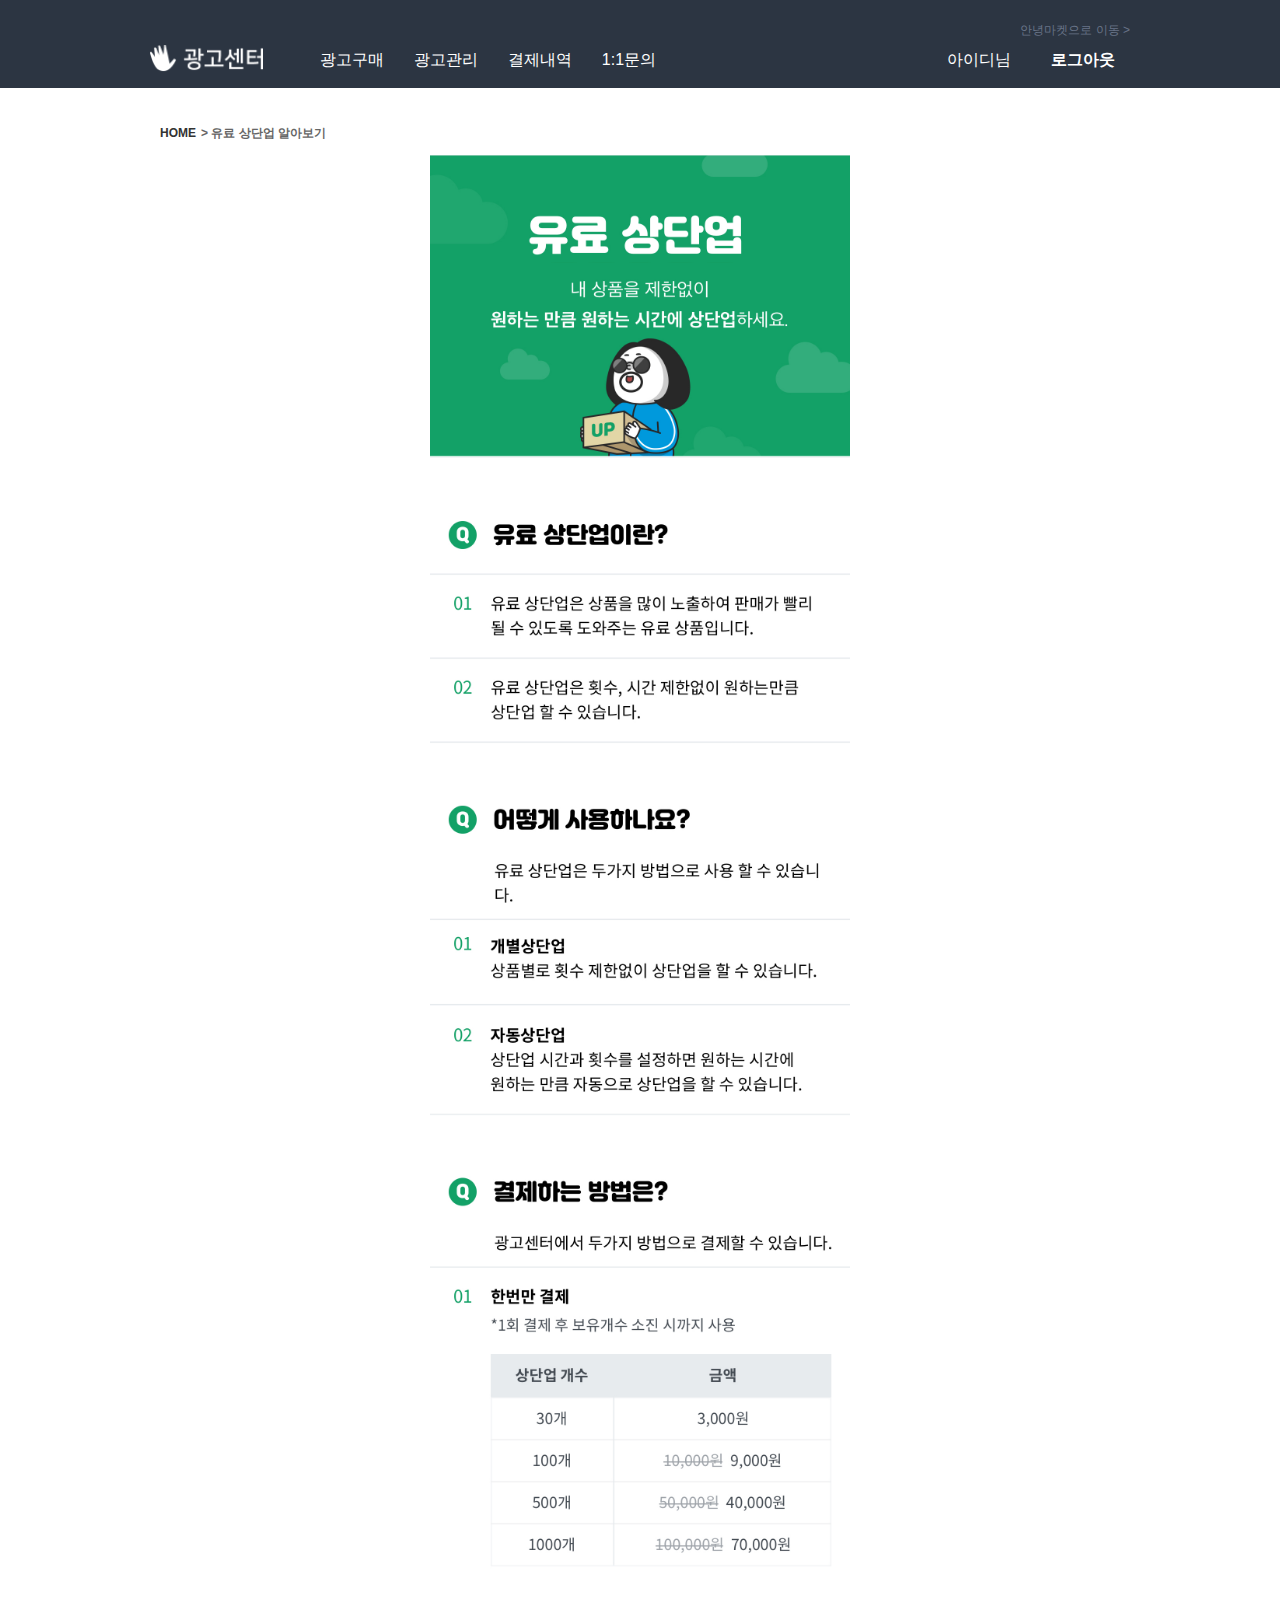
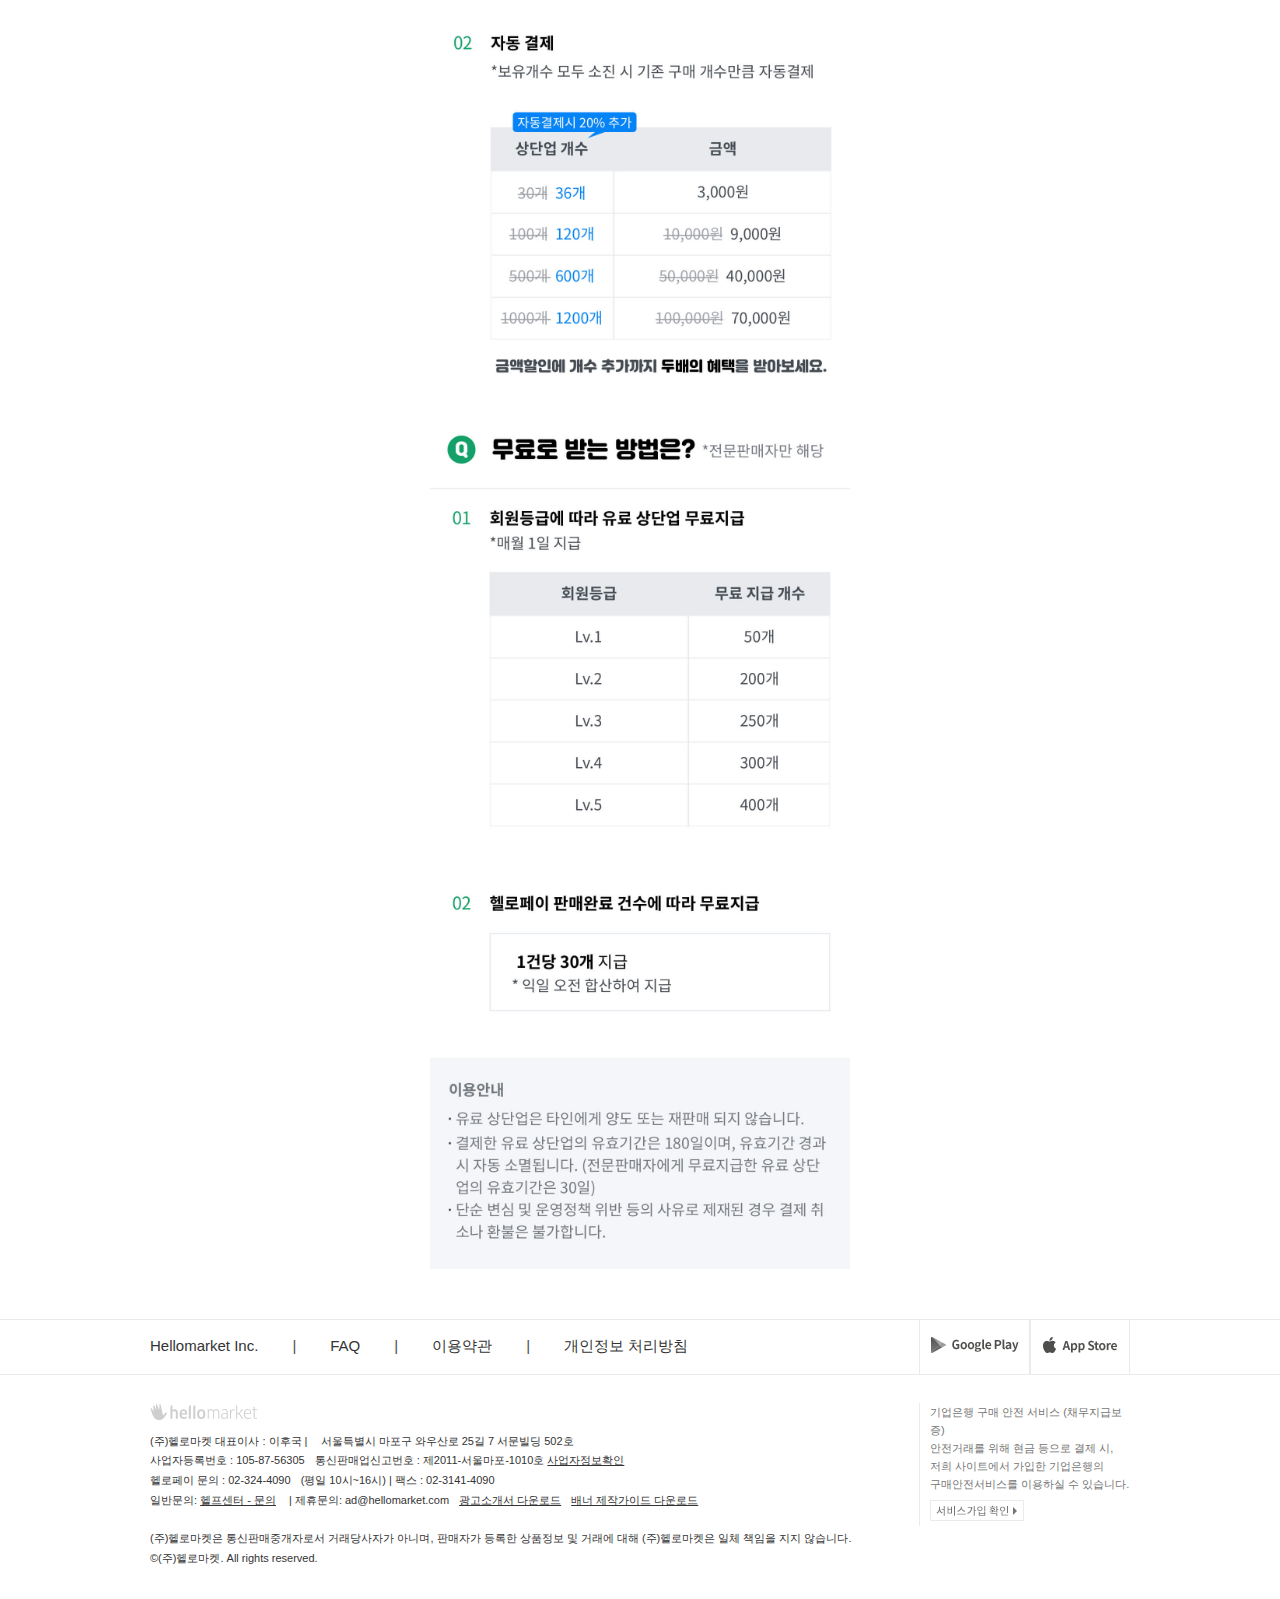
<file: ad/up/content.html>
<!DOCTYPE html>
<html lang="en">

<head>
    <meta charset="UTF-8">
    <meta name="viewport" content="width=device-width, initial-scale=1.0">
    <title>유료 상단업 알아보기 | 헬로마켓 광고센터</title>
    <link href="../../css/ad_index.css" rel="stylesheet">
</head>

<body>
    <div id="__next">
        <section class="header">
            <header><a href="../index.html"><img src="../../img/img_adcenter_logox2.png" class="logo"></a><a
                    href="https://www.hellomarket.com"><span class="home_page_move">안녕마켓으로 이동 &gt;</span></a><span
                    class="menu_icon"></span>
                <div class="">
                    <!-- 모바일 섹션 -->
                    <div class="mobile_menu_wrapper mobile_menu_close">
                        <ul class="menu_wrapper">
                            <li class="mobile_login_btn"><a class="nick_name" href="/members">아이디님</a><i
                                    class="arrow"></i><span class="btn_close"></span></li>
                            <li class="ad_payment_btn"><a href="/">홈</a></li>
                            <li class="mobile_ad_list header_first_li"><a href="../ad.html"><span>광고구매</span></a></li>
                            <li class="mobile_ad_list"><span class="menu_name">광고관리</span></li>
                            <li class="mobile_ad_list"><span class="menu_name">결제내역</span></li>
                            <li class="mobile_ad_list"><a
                                    href="https://www.hellomarket.com/help/inquiry/form.hm?type=advertise"
                                    target="_blank" rel="noopener noreferrer">1:1문의</a></li>
                            <li class="mobile_ad_logout">로그아웃</li>
                        </ul>
                    </div>
                    <ul class="logout_wrapper">
                        <li><a href="https://www.hellomarket.com/m/profile" target="_blank"
                                rel="noopener noreferrer">아이디님</a></li>
                        <li>로그아웃</li>
                    </ul>
                </div>
            </header>
        </section>
        <section class="contents">
            <div class="main">
                <div class="breadcrumbs">
                    <ul>
                        <li><a href="content.html">HOME</a></li>
                        <li>&gt; 유료 상단업 알아보기</li>
                    </ul>
                </div>
                <div class="up_content_wrapper"><img
                        src="../../img/img_specially_top_01.jpg"
                        alt="유료 상단업 이미지 1"><img
                        src="../../img/img_specially_top_02.jpg"
                        alt="유료 상단업 이미지 2"><img
                        src="../../img/img_specially_top_up_03_200219.jpg"
                        alt="유료 상단업 이미지 3"></div>
            </div>
        </section>
        <div class="footer">
            <div class="footer_area">
                <div class="footer_top">
                    <div class="f_wrapper">
                        <ul class="f_left">
                            <li><a href="http://company.hellomarket.com" class="link_info" target="_blank"
                                    rel="noopener noreferrer">Hellomarket Inc.</a></li>
                            <li><a class="link_info" href="https://www.hellomarket.com/help/faq.hm" target="_blank"
                                    rel="noopener noreferrer">FAQ</a><span class="list_space"></span></li>
                            <li><a class="link_info" href="https://www.hellomarket.com/terms.hm" target="_blank"
                                    rel="noopener noreferrer">이용약관</a><span class="list_space"></span></li>
                            <li><a class="link_info" href="https://www.hellomarket.com/protection.hm" target="_blank"
                                    rel="noopener noreferrer">개인정보 처리방침</a></li>
                        </ul>
                        <ul class="f_right">
                            <li>
                                <a href="https://itunes.apple.com/kr/app/id469381475?mt=8&amp;ls=1" target="_blank"
                                    rel="noopener noreferrer">
                                    <img src="../../img/img_footer_appstore.png" alt="appstore" class="appstore_n_btn">
                                </a>
                            </li>
                            <li>
                                <a href="https://play.google.com/store/apps/details?id=com.tuck.hellomarket"
                                    target="_blank" rel="noopener noreferrer">
                                    <img src="../../img/img_footer_googleplay.png" alt="googleplay"
                                        class="googleplay_n_btn">
                                </a>
                            </li>
                        </ul>
                    </div>
                </div>
                <div class="footer_bottom">
                    <div class="f_wrapper">
                        <div class="footer_wrapper_left">
                            <div class="fb_logobox">
                                <img src="../../img/img_footer_logo_171127.png" alt="hellomarket">
                            </div>
                            <ul class="footer_company_info">
                                <li><span>(주)헬로마켓 대표이사 : 이후국 | </span><span>서울특별시 마포구 와우산로 25길 7 서문빌딩 502호</span></li>
                                <li><span>사업자등록번호 : 105-87-56305</span><span>통신판매업신고번호 : 제2011-서울마포-1010호 <a
                                            href="http://www.ftc.go.kr/bizCommPop.do?wrkr_no=1058756305"
                                            class="link_info" target="_blank" rel="noopener noreferrer"
                                            style="text-decoration: underline;">사업자정보확인</a></span></li>
                                <li><span>헬로페이 문의 : 02-324-4090</span><span>(평일 10시~16시) | 팩스 : 02-3141-4090</span></li>
                                <li><span>일반문의: <a
                                            href="https://www.hellomarket.com/help/inquiry/form.hm?category=IJA0000"
                                            target="_blank" rel="noopener noreferrer"
                                            style="text-decoration: underline;">헬프센터 - 문의</a></span><span> | 제휴문의:
                                        ad@hellomarket.com</span><span><a
                                            href="https://www.dropbox.com/s/6r4ddoetn0ys4bq/%ED%97%AC%EB%A1%9C%EB%A7%88%EC%BC%93_%EA%B4%91%EA%B3%A0%EC%86%8C%EA%B0%9C%EC%84%9C_fin_200207.pdf?dl=0"
                                            target="_blank" rel="noopener noreferrer"
                                            style="text-decoration: underline;">광고소개서 다운로드</a></span><span><a
                                            href="https://www.dropbox.com/s/8vnmysapbkhaczv/%ED%97%AC%EB%A1%9C%EB%A7%88%EC%BC%93_%EA%B4%91%EA%B3%A0%EB%B0%B0%EB%84%88_%EC%A0%9C%EC%9E%91%EA%B0%80%EC%9D%B4%EB%93%9C_200207.pdf?dl=0"
                                            target="_blank" rel="noopener noreferrer"
                                            style="text-decoration: underline;">배너 제작가이드 다운로드</a></span></li><br>
                                <li><span>(주)헬로마켓은 통신판매중개자로서 거래당사자가 아니며, 판매자가 등록한 상품정보 및 거래에 대해 (주)헬로마켓은 일체 책임을 지지
                                        않습니다.</span></li>
                                <li><span>©(주)헬로마켓. All rights reserved.</span></li>
                            </ul>
                        </div>
                        <div class="footer_wrapper_right">
                            <ul class="box">
                                <li>기업은행 구매 안전 서비스 (채무지급보증)</li>
                                <li>안전거래를 위해 현금 등으로 결제 시,</li>
                                <li>저희 사이트에서 가입한 기업은행의</li>
                                <li>구매안전서비스를 이용하실 수 있습니다.</li>
                                <li><img src="../../img/btn_footer_service_n.png"
                                        alt="services" class="footer_service_btn"></li>
                            </ul>
                        </div>
                    </div>
                </div>
            </div>
        </div>
    </div>
</body>

</html>
</file>
<file: css/ad_index.css>
@charset "utf-8";
@import url(https://fonts.googleapis.com/css?family=Noto+Sans+KR:400,700&display=swap);

:lang(ko) {
    font-family: Noto Sans KR, sans-serif, 돋움, Dotum, Arial;
    -webkit-font-smoothing: antialiased;
    -moz-osx-font-smoothing: grayscale
}

a,
abbr,
acronym,
address,
applet,
article,
aside,
audio,
b,
big,
blockquote,
body,
canvas,
caption,
center,
cite,
code,
dd,
del,
details,
dfn,
div,
dl,
dt,
em,
embed,
fieldset,
figcaption,
figure,
footer,
form,
header,
hgroup,
html,
i,
iframe,
img,
input,
ins,
kbd,
label,
legend,
li,
mark,
menu,
nav,
object,
ol,
output,
p,
pre,
q,
ruby,
s,
samp,
section,
select,
small,
span,
strike,
strong,
sub,
summary,
sup,
table,
tbody,
td,
textarea,
tfoot,
th,
thead,
time,
tr,
tt,
u,
ul,
var,
video {
    margin: 0;
    padding: 0;
    border: 0;
    vertical-align: baseline;
    font-weight: 400;
    color: #333;
    font-family: 돋움, Dotum, Arial
}

select::-ms-expand {
    display: none
}

table {
    border-collapse: collapse;
    border-spacing: 0
}

li {
    list-style: none
}

input[type=date],
input[type=email],
input[type=number],
input[type=password],
input[type=tel],
input[type=text],
textarea {
    -webkit-appearance: none;
    padding: 8px 3px 8px 9px;
    border: 1px solid #e8ebed;
    font-size: 14px;
    outline: none;
    -webkit-box-sizing: border-box;
    -moz-box-sizing: border-box;
    box-sizing: border-box;
    line-height: 20px
}

button {
    border: none;
    background: none;
    cursor: pointer;
    outline: 0;
    padding: 0
}

a {
    text-decoration: none
}

.label1 {
    background-image: url(//ccimage.hellomarket.com/web/button/btn_checkbox_uncheck.png)
}

.label1.checked {
    background-image: url(//ccimage.hellomarket.com/web/button/btn_checkbox_check.png)
}

.btn {
    border: 1px solid #ebebeb;
    line-height: 58px;
    width: 160px;
    text-align: center
}

.sweetalert_description {
    line-height: 1.7 !important;
    font-size: 14px !important;
    color: #757575 !important;
    font-weight: 400 !important
}

.btn:hover {
    opacity: .8
}

.btn_submit {
    border: 1px solid #2c3542;
    background-color: #2c3542;
    color: #fff
}

.multiple {
    display: none
}

.form_horizontal .form_group:after {
    clear: both;
    content: "";
    display: block
}

.form_horizontal .form_group:before {
    content: " ";
    display: table
}

.txt-bl-12 {
    color: #0484f6;
    font-size: 12px
}

.txt_un {
    text-decoration: underline;
    cursor: pointer
}

body {
    display: block
}

.main_wrapper {
    background-color: #2c3542
}

body.modal-open {
    overflow: hidden
}

.hide {
    display: none
}

.sweet-alert p {
    font-weight: 500 !important
}

.image_wrapper .image_outside {
    position: relative;
    padding-top: 100%;
    overflow: hidden
}

.image_wrapper .image_outside .image_centerbox {
    position: absolute;
    top: 0;
    left: 0;
    right: 0;
    bottom: 0;
    -webkit-transform: translate(50%, 50%);
    -ms-transform: translate(50%, 50%);
    transform: translate(50%, 50%)
}

.image_wrapper .image_outside .image_centerbox .thumbnail_img {
    position: absolute;
    top: 0;
    left: 0;
    width: 100%;
    height: auto;
    -webkit-transform: translate(-50%, -50%);
    -ms-transform: translate(-50%, -50%);
    transform: translate(-50%, -50%);
    z-index: 10
}

.close_button {
    position: absolute;
    display: inline-block;
    width: 14px;
    height: 14px;
    overflow: hidden;
    top: 13px;
    left: 265px;
    cursor: pointer
}

.close_button:before {
    transform: rotate(45deg)
}

.close_button:after,
.close_button:before {
    content: "";
    position: absolute;
    height: 1px;
    width: 100%;
    top: 50%;
    left: 0;
    margin-top: -1px;
    background: #545353
}

.close_button:after {
    transform: rotate(-45deg)
}

#nprogress .bar {
    height: 3px !important;
    background: #0484f6 !important;
    z-index: 9999 !important
}

.new_loading {
    position: absolute;
    top: 50%;
    left: 50%;
    margin: -14px 0 0 -42px;
    padding: 10px;
    -webkit-border-radius: 5px;
    -moz-border-radius: 5px;
    border-radius: 5px
}

.new_loading-dot {
    float: left;
    width: 8px;
    height: 8px;
    margin: 0 4px;
    background: #0484f6;
    -webkit-border-radius: 50%;
    -moz-border-radius: 50%;
    border-radius: 50%;
    opacity: 0;
    -webkit-box-shadow: 0 0 2px #000;
    -moz-box-shadow: 0 0 2px #000;
    -ms-box-shadow: 0 0 2px #000;
    -o-box-shadow: 0 0 2px #000;
    box-shadow: 0 0 2px #000;
    -webkit-animation: newLoadingFade 1s infinite;
    -moz-animation: newLoadingFade 1s infinite;
    animation: newLoadingFade 1s infinite
}

.new_loading-dot:first-child {
    -webkit-animation-delay: 0s;
    -moz-animation-delay: 0s;
    animation-delay: 0s
}

.new_loading-dot:nth-child(2) {
    -webkit-animation-delay: .1s;
    -moz-animation-delay: .1s;
    animation-delay: .1s
}

.new_loading-dot:nth-child(3) {
    -webkit-animation-delay: .2s;
    -moz-animation-delay: .2s;
    animation-delay: .2s
}

.new_loading-dot:nth-child(4) {
    -webkit-animation-delay: .3s;
    -moz-animation-delay: .3s;
    animation-delay: .3s
}

.swiper-button-next,
.swiper-button-prev,
.swiper-container-rtl .swiper-button-next,
.swiper-container-rtl .swiper-button-prev {
    background-image: none !important;
    fill: #757575;
    width: 15px
}

.icono_sync,
[class*=icono_][class*=Circle],
[class*=icono_][class*=Square],
[class*=icono_check][class*=Circle] {
    border: 2px solid
}

[class*=icono_] {
    display: inline-block;
    vertical-align: middle;
    position: relative;
    font-style: normal;
    color: #fff;
    text-align: left;
    text-indent: -9999px;
    direction: ltr
}

[class*=icono_]:after,
[class*=icono_]:before {
    content: "";
    pointer-events: none
}

[class*=icono_][class*=Circle] {
    border-radius: 50%;
    width: 30px;
    height: 30px;
    margin: 2px
}

[class*=icono_][class*=Square] {
    border-radius: 4px;
    width: 30px;
    height: 30px;
    margin: 2px
}

[class*=icono_],
[class*=icono_] * {
    box-sizing: border-box
}

.icono_up_arrow:before {
    position: absolute;
    top: 50%;
    -webkit-transform: translateY(-50%);
    transform: translateY(-50%)
}

.feature_option {
    display: block;
    position: relative;
    padding-left: 30px;
    cursor: pointer;
    font-size: 12px;
    color: #444;
    line-height: 21px
}

.feature_option_checkbox_indicator {
    position: absolute;
    top: 2px;
    left: 0;
    height: 15px;
    width: 15px;
    background: #fff;
    border: 1px solid #c9cdd2
}

.feature_option_checkbox_indicator.checked:after {
    display: block
}

.feature_option_checkbox_indicator:after {
    content: "";
    position: absolute;
    display: none
}

.feature_option_checkbox .feature_option_checkbox_indicator:after {
    left: 4px;
    top: 0;
    width: 5px;
    height: 9px;
    border: solid #fff;
    border-width: 0 2px 2px 0;
    -webkit-transform: rotate(45deg);
    transform: rotate(45deg)
}

.feature_option_checkbox_indicator.checked {
    background: #0484f6;
    border: 1px solid #0484f6
}

.policy_area .info .feature_option {
    padding-left: 22px;
    margin-top: 1px
}

@-webkit-keyframes newLoadingFade {
    0% {
        opacity: 0
    }

    50% {
        opacity: .8
    }

    to {
        opacity: 0
    }
}

@-moz-keyframes newLoadingFade {
    0% {
        opacity: 0
    }

    50% {
        opacity: .8
    }

    to {
        opacity: 0
    }
}

@keyframes newLoadingFade {
    0% {
        opacity: 0
    }

    50% {
        opacity: .8
    }

    to {
        opacity: 0
    }
}

@media (min-width:801px) {
    .header {
        position: fixed;
        width: 100%;
        top: 0;
        height: 88px;
        background-color: #2c3542;
        color: #fff;
        z-index: 5000
    }

    header {
        width: 980px;
        margin: 33px auto 0 !important;
        position: relative
    }

    header:after {
        clear: both;
        content: "";
        display: block
    }

    header img {
        float: left;
        height: 27px;
        width: auto;
        margin-top: 12px
    }

    header .menu_wrapper {
        float: left;
        line-height: 37px;
        margin: 0 0 0 27px
    }

    header ul li span:hover {
        opacity: .7
    }

    header .ad_payment_btn,
    header .menu_icon,
    header .mobile_ad_logout,
    header .mobile_ad_payment_btn,
    header .mobile_inquiry_btn,
    header .mobile_login_btn {
        display: none
    }

    header .home_page_move {
        position: absolute;
        font-size: 12px;
        color: #687387;
        top: -11px;
        right: 0
    }

    header .login_wrapper {
        float: right;
        line-height: 37px
    }

    header .login_wrapper li {
        cursor: pointer
    }

    header .login_wrapper li:first-child {
        margin: 0;
        color: #fff;
        font-weight: 400
    }

    header .menu_logout,
    header .mobile_login_ad_list,
    header .mobile_login_wrapper {
        display: none
    }

    header .logout_wrapper {
        float: right;
        line-height: 37px
    }

    header .logout_wrapper li {
        cursor: pointer
    }

    header .logout_wrapper li:first-child {
        color: #fff;
        font-weight: 400
    }

    header .logout_wrapper li:last-child {
        margin: 0 0 0 10px
    }

    header ul li {
        list-style: none;
        float: left;
        margin: 0;
        color: #fff;
        font-weight: 700;
        position: relative;
        padding: 8px 15px;
        cursor: pointer
    }

    header ul li.header_first_li {
        margin: 0 0 0 15px
    }

    header ul li span {
        color: #fff;
        cursor: pointer
    }

    header ul li a {
        color: #fff
    }

    header ul li .header_menu {
        position: absolute;
        background-color: #fff;
        width: 152px;
        padding: 21px;
        top: 54px;
        left: -30px;
        border-radius: 3px;
        -webkit-box-shadow: 2px 5px 18px rgba(0, 0, 0, .2);
        -moz-box-shadow: 2px 5px 18px rgba(0, 0, 0, .2);
        -ms-box-shadow: 2px 5px 18px rgba(0, 0, 0, .2);
        -o-box-shadow: 2px 5px 18px rgba(0, 0, 0, .2);
        box-shadow: 2px 5px 18px rgba(0, 0, 0, .2)
    }

    header ul li .header_menu:after,
    header ul li .header_menu:before {
        bottom: 100%;
        left: 53%;
        border: solid transparent;
        content: "";
        height: 0;
        width: 0;
        position: absolute;
        pointer-events: none
    }

    header ul li .header_menu:after {
        border-color: transparent transparent #fff;
        border-width: 10px 5px;
        margin-left: -10px
    }

    header ul li .header_menu:before {
        border-color: transparent transparent #fff;
        border-width: 10px 5px;
        margin-left: -11px
    }

    header ul li .header_menu div {
        line-height: normal;
        margin-bottom: 26px;
        text-align: center
    }

    header ul li .header_menu div a {
        color: #4e4e4c;
        font-size: 14px;
        font-weight: 700
    }

    header ul li .header_menu div .mobile_menu_dash {
        display: none
    }

    header ul li .header_menu div a:hover {
        opacity: .7
    }

    header ul li .header_menu div:last-child {
        margin-bottom: 0
    }

    .contents {
        margin: 88px 0 0
    }

    .contents:after {
        clear: both;
        content: "";
        display: block
    }

    .main {
        width: 980px;
        margin: 0 auto;
        padding: 37px 0 50px
    }

    .main .main_title {
        color: #fff;
        font-size: 36px;
        text-align: center;
        padding: 30px 0 5px
    }

    .main .main_text {
        color: #fff;
        font-size: 18px;
        text-align: center;
        line-height: 1;
        margin: 0 0 65px
    }

    .main .main_text span {
        display: block;
        margin: 10px 0 0;
        color: #fff;
        font-weight: 300
    }

    .main .main_list ul:after {
        clear: both;
        content: "";
        display: block
    }

    .main .main_list li {
        width: 33.33333333%;
        float: left;
        text-align: center
    }

    .main .main_list li img {
        width: 90px;
        height: auto;
        margin: 0 auto 20px
    }

    .main .main_list li .main_list_title {
        line-height: 23px
    }

    .main .main_list span {
        color: #fff;
        display: block;
        font-size: 16px;
        font-weight: 300
    }

    .ad_payment_list {
        margin-top: 135px
    }

    .main_bottom {
        width: 980px;
        margin: 105px auto 200px
    }

    .main_bottom_title {
        color: #000;
        margin: 0 auto 43px;
        font-size: 22px;
        text-align: center;
        font-weight: 700
    }

    .main_bottom .advertising_list:after {
        clear: both;
        content: "";
        display: block
    }

    .main_bottom .advertising_list li {
        border: 1px solid #ebebeb;
        box-shadow: .5px 3px 9.9px .1px rgba(0, 0, 0, .1);
        text-align: center;
        margin: 0 0 30px
    }

    .main_bottom .advertising_list .advertising_card {
        margin: 26px 40px;
        text-align: left;
        position: relative
    }

    .main_bottom .advertising_list .advertising_card .subject {
        color: #000;
        font-size: 20px;
        line-height: 1;
        font-weight: 600
    }

    .main_bottom .advertising_list .advertising_card .description {
        color: #4e4e4c;
        font-size: 16px;
        line-height: 25px;
        margin: 10px 0 0
    }

    .main_bottom .advertising_list .advertising_card .details {
        color: #757575;
        font-size: 13px;
        margin: 30px 0 0;
        text-decoration: none;
        border-bottom: 1px solid #dbdbdb;
        padding-bottom: 3px;
        display: inline-block;
        line-height: 1;
        cursor: pointer
    }

    .main_bottom .advertising_list .advertising_card .btn {
        position: absolute;
        right: 0;
        top: 21px;
        cursor: pointer
    }

    .main_bottom .advertising_list .advertising_card .btn.btn_biz_submit {
        top: 35px
    }

    .main_bottom .advertising_list .advertising_card .btn.btn_up_submit {
        top: 30px
    }

    .main_bottom.main_bottom_margin {
        margin: 0 auto 200px
    }

    .inquiry_box {
        background-color: #eee;
        width: 100%;
        height: 70px;
        line-height: 70px;
        bottom: 0;
        text-align: center;
        margin: 0 auto
    }

    .inquiry_box section {
        margin: 0 auto;
        width: 980px
    }

    .inquiry_box section:after {
        clear: both;
        content: "";
        display: block
    }

    .inquiry_box section .title {
        color: #2e3b49;
        font-size: 18px;
        font-weight: 700;
        margin: 0 10px 0 0;
        display: inline-block
    }

    .inquiry_box section .title.main_title {
        margin: 0
    }

    .inquiry_box section .btn {
        width: 130px;
        height: 37px;
        line-height: 35px;
        margin: 17px 0;
        border-radius: 20px;
        display: inline-block
    }

    .form_horizontal .control_group {
        float: left;
        width: 660px;
        padding-right: 10px;
        padding-left: 10px
    }

    .form_horizontal .control_group .btn {
        margin-left: 5px;
        height: 38px;
        line-height: 38px;
        width: 140px
    }

    .form_horizontal .control_group .btn:last-child {
        margin-left: 0
    }

    .dashboard_footer {
        width: 100%;
        margin: 0 auto;
        text-align: center
    }

    * {
        -webkit-box-sizing: border-box;
        -moz-box-sizing: border-box
    }

    *,
    :after,
    :before {
        box-sizing: border-box
    }

    .form_group {
        margin-bottom: 10px
    }

    .form_control {
        display: block;
        width: 100%;
        height: 38px;
        padding: 6px 12px;
        font-size: 14px;
        line-height: 1.42857143;
        color: #555;
        background-color: #fff;
        background-image: none;
        border: 1px solid #ebebeb;
        -webkit-box-shadow: inset 0 1px 1px rgba(0, 0, 0, .075);
        box-shadow: inset 0 1px 1px rgba(0, 0, 0, .075);
        -webkit-transition: border-color .15s ease-in-out, -webkit-box-shadow .15s ease-in-out;
        -o-transition: border-color ease-in-out .15s, box-shadow ease-in-out .15s;
        transition: border-color .15s ease-in-out, box-shadow .15s ease-in-out;
        outline: none
    }

    .col_sm_6 {
        width: 50%
    }

    .float_left {
        float: left
    }

    .float-right {
        float: right
    }

    .float-none {
        float: none
    }

    .text-left {
        text-align: left
    }

    .text-center {
        text-align: center
    }

    .text-right {
        text-align: right
    }

    .btn:hover {
        font-weight: 700
    }

    .btn.float-right,
    .btn.float_left {
        margin-right: 5px
    }

    .btn_success {
        background: #0484f6;
        color: #fff;
        background-color: #0484f6;
        border-color: #0484f6
    }

    .image_list {
        width: 660px
    }

    .image_list:after {
        clear: both;
        content: "";
        display: block
    }

    .image_list li {
        width: 148px;
        float: left;
        border: 1px solid #ddd;
        background-color: #fff;
        margin-right: 16px;
        margin-bottom: 20px
    }

    .image_list li .up_img_box {
        position: relative;
        width: 100%;
        padding-bottom: 100%
    }

    .image_list li .item_img {
        position: absolute;
        width: 100%;
        height: 100%
    }

    .dashboard_content {
        border: 1px solid #e5e5e5;
        padding: 14px 0 30px
    }

    .form_horizontal .form_group {
        display: block;
        width: 100%;
        margin-right: 0;
        margin-left: 0
    }

    .form_horizontal .control_label {
        float: left;
        width: 223px;
        padding-right: 10px;
        padding-left: 10px;
        text-align: right;
        padding-top: 8px
    }

    .main .breadcrumbs {
        margin: 0 0 13px 10px
    }

    .main .breadcrumbs:after {
        clear: both;
        content: "";
        display: block
    }

    .main .breadcrumbs li {
        float: left;
        padding-right: 5px;
        font-size: 12px;
        font-weight: 700;
        color: #666;
        line-height: 17px
    }

    .main .breadcrumbs li a {
        font-weight: 700
    }

    .paging {
        text-align: center;
        margin: 10px 0 50px;
        width: 100%;
        overflow: hidden;
        float: left
    }

    .paging:after {
        clear: both;
        display: block;
        content: ""
    }

    .pagination {
        display: inline-block
    }

    .pagination:after {
        clear: both;
        display: block;
        content: ""
    }

    .pagination .prev {
        background: url(//ccimage.hellomarket.com/web/button/btn_page_prev.png) no-repeat;
        background-position: 16px 16px
    }

    .pagination li {
        width: 40px;
        height: 40px;
        text-align: center;
        line-height: 40px;
        font-size: 12px;
        color: #444;
        float: left
    }

    .pagination .next {
        background: url(//ccimage.hellomarket.com/web/button/btn_page_next.png) no-repeat;
        background-position: 16px 16px
    }

    .num_list {
        width: 40px;
        height: 40px;
        text-align: center;
        line-height: 40px;
        font-size: 12px;
        color: #444;
        font-family: Tahoma;
        cursor: pointer;
        display: inline-block
    }

    .num_list.active {
        background: url(//ccimage.hellomarket.com/web/background/img_page_seletedbg.png)
    }

    .footer_top {
        border-top: 1px solid #ebebeb;
        border-bottom: 1px solid #ebebeb
    }

    .footer_bottom {
        margin: 28px 0 31px
    }

    .f_wrapper {
        width: 980px;
        margin: 0 auto
    }

    .f_wrapper:after {
        clear: both;
        content: "";
        display: block
    }

    .f_wrapper .f_left {
        float: left;
        padding: 1px 0
    }

    .f_wrapper .f_left li {
        margin: 16px 17px;
        float: left;
        font-size: 15px;
        color: #4e4e4c
    }

    .f_wrapper .f_left li:after {
        content: "|";
        margin-left: 34px
    }

    .f_wrapper .f_left li:FIRST-CHILD {
        margin-left: 0
    }

    .f_wrapper .f_left li:LAST-CHILD:AFTER {
        content: ""
    }

    .f_wrapper .f_right {
        float: right
    }

    .f_wrapper .f_right li {
        float: right;
        padding: 16px 10px;
        border-left: 1px solid #ebebeb;
        border-right: 1px solid #ebebeb
    }

    .f_wrapper .footer_wrapper_left {
        float: left;
        width: 769px
    }

    .f_wrapper .footer_wrapper_right {
        float: right;
        width: 211px
    }

    .f_wrapper .footer_wrapper_right .box {
        border-left: 1px solid #ebebeb;
        padding-left: 10px
    }

    .fb_logobox {
        float: left;
        width: 146px
    }

    .fb_logobox img {
        margin-bottom: 7px
    }

    .f_wrapper .footer_company_info {
        float: left
    }

    .f_wrapper .footer_company_info li {
        font-size: 11px;
        color: #757575;
        line-height: 1.8
    }

    .f_wrapper .footer_company_info li span {
        margin: 0 10px 0 0
    }

    .f_wrapper .footer_company_info li:nth-child(4) span:last-child {
        margin: 0
    }

    .f_wrapper .box li {
        float: none;
        font-size: 11px;
        color: #757575;
        line-height: 18px
    }

    .footer_service_btn {
        margin-top: 7px;
        cursor: pointer
    }

    .notice_modal .title_text {
        text-align: center;
        font-weight: 700;
        margin: 20px 0
    }

    .notice_modal table {
        margin: 20px
    }

    .notice_modal td,
    .notice_modal th,
    .notice_modal tr {
        border: 1px solid #ebebeb;
        padding: 10px;
        font-size: 13px
    }

    .notice_modal th {
        width: 20%;
        height: 20px
    }

    .rule_main_footer {
        background-color: #fff;
        margin-bottom: 30px;
        border: 1px solid #ddd
    }

    .rule_main_footer .rule_top {
        border-bottom: 1px solid #ebebeb;
        padding-top: 20px
    }

    .rule_main_footer .rule_top img {
        margin-bottom: 19px
    }

    .rule_main_footer .rule_top p {
        text-align: center
    }

    .rule_main_footer .rule_list {
        margin: 0 41px;
        text-align: left
    }

    .rule_main_footer .rule_list h5 {
        font-size: 14px;
        color: #00aeff;
        font-weight: 700;
        line-height: 41px
    }

    .rule_main_footer .rule_list dt {
        font-size: 12px;
        color: #666;
        font-weight: 700;
        line-height: 24px
    }

    .rule_main_footer .rule_list dd {
        margin-bottom: 20px
    }

    .rule_main_footer .rule_list dd,
    .rule_main_footer .rule_list ul li {
        font-size: 12px;
        color: #999;
        line-height: 20px
    }

    .rule_main_footer .term_nav {
        cursor: pointer
    }
}

@media (max-width:800px) {
    .mobile_background {
        width: 100%;
        height: 100%;
        background-color: rgba(0, 0, 0, .75);
        position: fixed
    }

    .breadcrumbs {
        display: none
    }

    .header {
        position: fixed;
        width: 100%;
        top: 0;
        height: 45px;
        background-color: #2c3542;
        color: #fff;
        z-index: 5000
    }

    header {
        text-align: center;
        position: relative
    }

    header .logo {
        display: none
    }

    header .home_page_move {
        position: absolute;
        font-size: 12px;
        color: #687387;
        top: 14px;
        right: 17px
    }

    header .menu_icon {
        display: block;
        overflow: hidden;
        position: absolute;
        top: 15px;
        left: 18px;
        width: 20px;
        height: 16px;
        font-size: 10px;
        line-height: 5px;
        color: transparent;
        text-indent: 0;
        background-image: url(//ccimage.hellomarket.com/web/2019/menu/ico_menu_w.png);
        -webkit-background-size: 100;
        background-size: 100%
    }

    header .login_wrapper {
        color: #000
    }

    header .login_wrapper li {
        text-align: left;
        position: relative
    }

    header .login_wrapper li a {
        color: #000;
        font-size: 17px
    }

    header .login_wrapper .mobile_login_btn {
        padding: 39px 0 17px 17px;
        border-bottom: 1px solid #d8d8d8
    }

    header .login_wrapper .mobile_login_btn:after {
        border: 1px solid #b4b4b4;
        border-width: 0 1px 1px 0;
        content: "";
        display: inline-block;
        height: 6px;
        margin-top: -7px;
        padding: 0;
        pointer-events: none;
        position: absolute;
        left: 113px;
        top: 56px;
        transform: rotate(315deg);
        width: 6px
    }

    header .login_wrapper .mobile_ad_payment_btn {
        padding: 35px 0 26px 17px
    }

    header .login_wrapper .mobile_ad_list a,
    header .login_wrapper .mobile_ad_payment_btn a,
    header .login_wrapper .mobile_login_ad_list a {
        font-weight: 700
    }

    header .login_wrapper .mobile_login_ad_list {
        padding: 0 0 26px 17px
    }

    header .login_wrapper .pc_login,
    header .logout_wrapper {
        display: none
    }

    .btn_close {
        position: absolute;
        right: 18px;
        top: 13px;
        width: 28px;
        height: 28px
    }

    .btn_close:after,
    .btn_close:before {
        position: absolute;
        left: 15px;
        content: " ";
        height: 27px;
        width: 2px;
        background-color: #000
    }

    .btn_close:before {
        transform: rotate(45deg)
    }

    .btn_close:after {
        transform: rotate(-45deg)
    }

    header .mobile_menu_wrapper {
        width: 84%;
        height: 100%;
        position: fixed;
        z-index: 1;
        left: 0;
        background-color: #fff;
        overflow-x: hidden;
        top: 0;
        -webkit-overflow-scrolling: touch;
        transition: .5s ease;
        animation-duration: .3s
    }

    header .mobile_menu_wrapper.mobile_menu_close {
        left: -400px
    }

    header .mobile_menu_wrapper.mobile_menu_open {
        left: 0
    }

    header .menu_wrapper {
        color: #000
    }

    header .menu_wrapper li {
        text-align: left;
        position: relative
    }

    header .menu_wrapper li a,
    header .menu_wrapper li a span {
        color: #000;
        font-size: 17px
    }

    header .menu_wrapper .mobile_login_btn {
        padding: 39px 0 17px 17px;
        border-bottom: 1px solid #d8d8d8
    }

    header .menu_wrapper .mobile_login_btn .nick_name {
        position: relative;
        margin-right: 5px
    }

    header .menu_wrapper .ad_payment_btn,
    header .menu_wrapper .mobile_ad_payment_btn {
        padding: 35px 0 26px 17px
    }

    header .menu_wrapper .mobile_ad_list {
        padding: 0 0 26px 17px
    }

    header .menu_wrapper .mobile_ad_list .menu_name {
        font-weight: 700;
        font-size: 17px
    }

    header ul li .header_menu {
        display: inline-block;
        margin-top: 15px
    }

    header ul li .header_menu div {
        margin-bottom: 15px
    }

    header ul li .header_menu div:last-child {
        margin-bottom: 0
    }

    header .menu_wrapper .mobile_ad_list .header_menu div a {
        font-weight: 400;
        font-size: 15px
    }

    header .menu_wrapper .mobile_ad_list .header_menu div span {
        margin-right: 6px;
        font-weight: 400
    }

    header .menu_wrapper .ad_payment_btn a,
    header .menu_wrapper .ad_payment_btn a span,
    header .menu_wrapper .mobile_ad_list a,
    header .menu_wrapper .mobile_ad_list a span,
    header .menu_wrapper .mobile_ad_payment_btn a,
    header .menu_wrapper .mobile_ad_payment_btn a span {
        font-weight: 700
    }

    header .menu_wrapper .mobile_ad_logout {
        position: absolute;
        border-radius: 3px;
        border: 1px solid #afafaf;
        font-size: 14px;
        text-align: center;
        bottom: 19px;
        left: 16px;
        padding: 13px 0;
        width: 88%
    }

    .arrow {
        border: solid #b4b4b4;
        border-width: 0 1px 1px 0;
        display: inline-block;
        padding: 3px;
        transform: rotate(-45deg);
        -webkit-transform: rotate(-45deg);
        position: absolute;
        top: 49px
    }

    header .right_arrow {
        position: absolute;
        -webkit-transform: translate(-6px) rotate(-90deg);
        transform: translate(-6px) rotate(-90deg);
        margin-top: 20px;
        right: 16px;
        z-index: 999999;
        top: 0
    }

    header .right_arrow:after,
    header .right_arrow:before {
        content: "";
        position: absolute;
        background-color: #4e4e4c;
        width: 2px;
        height: 9px
    }

    header .right_arrow:before {
        -webkit-transform: translate(-2px) rotate(-50deg);
        transform: translate(-2px) rotate(-50deg)
    }

    header .right_arrow:after {
        -webkit-transform: translate(3px) rotate(50deg);
        transform: translate(3px) rotate(50deg)
    }

    @keyframes slidein {
        0% {
            margin-right: 100%
        }

        to {
            margin-right: 0
        }
    }

    @keyframes slideout {
        0% {
            margin-right: 0
        }

        to {
            margin-right: 100%
        }
    }

    .contents {
        margin-top: 45px
    }

    .main {
        padding: 0
    }

    .main .main_title {
        text-align: center;
        color: #fff;
        font-size: 26px;
        line-height: 50px;
        padding-top: 60px;
        font-weight: 700
    }

    .main .main_text {
        text-align: center;
        margin: 10px 13px 0;
        padding-bottom: 20px;
        border-bottom: 1px solid #3b4554
    }

    .main .main_text span {
        display: block;
        color: #fff;
        line-height: 24px;
        font-size: 14px
    }

    .main .main_list {
        padding: 40px 0
    }

    .main .main_list ul {
        padding: 0 10%
    }

    .main .main_list li {
        width: 100%;
        display: table;
        margin-bottom: 17px
    }

    .main .main_list li:last-child {
        margin-bottom: 0
    }

    .main .main_list li:after {
        clear: both;
        content: "";
        display: block
    }

    .main .main_list li img {
        width: 66%;
        height: auto;
        margin-right: 20px
    }

    .main .main_list li .main_list_title {
        width: 72%;
        font-size: 12px;
        line-height: 21px;
        display: table-cell;
        vertical-align: middle
    }

    .main .main_list span {
        color: #fff;
        font-size: 13px
    }

    .main .main_list ul:after {
        clear: both;
        content: "";
        display: block
    }

    .main_left {
        padding-bottom: 15px;
        background-color: #f2f2f2
    }

    .main_bottom {
        margin: 50px auto;
        padding: 0 13px
    }

    .main_bottom.main_bottom_margin {
        margin: 70px auto 200px
    }

    .main_bottom_title {
        color: #000;
        margin: 0 auto 30px;
        font-size: 22px;
        text-align: center;
        font-weight: 700
    }

    .main_bottom .advertising_list:after {
        clear: both;
        content: "";
        display: block
    }

    .main_bottom .advertising_list li {
        border: 1px solid #ebebeb;
        box-shadow: .5px 3px 9.9px .1px rgba(0, 0, 0, .1);
        text-align: center;
        margin: 0 0 30px
    }

    .main_bottom .advertising_list .advertising_card {
        margin: 28px 15px;
        text-align: left;
        position: relative
    }

    .main_bottom .advertising_list .advertising_card .subject {
        color: #000;
        font-size: 17px;
        line-height: 10px;
        font-weight: 700
    }

    .main_bottom .advertising_list .advertising_card .description {
        color: #4e4e4c;
        font-size: 14px;
        line-height: 21px;
        margin: 14px 0 0
    }

    .main_bottom .advertising_list .advertising_card .details_box {
        margin-top: 13px;
        width: 100%;
        text-align: center
    }

    .main_bottom .advertising_list .advertising_card .details {
        color: #757575;
        font-size: 13px;
        text-decoration: none;
        border-bottom: 1px solid #dbdbdb;
        padding-bottom: 3px;
        display: inline-block;
        line-height: 10px;
        cursor: pointer
    }

    .main_bottom .advertising_list .advertising_card .btn {
        margin-top: 17px;
        width: 100%;
        font-size: 17px;
        padding: 13px 0;
        line-height: normal
    }

    .footer {
        background-color: #f9f9f9;
        position: absolute;
        padding-top: 30px;
        width: 100%
    }

    .f_wrapper {
        width: 100%;
        margin: 0 auto
    }

    .f_wrapper:after {
        clear: both;
        content: "";
        display: block
    }

    .f_wrapper .f_left {
        width: 80%;
        margin: 0 auto
    }

    .f_wrapper .f_left:after {
        clear: both;
        content: "";
        display: block
    }

    .f_wrapper .f_left li {
        float: left;
        width: 33.33333333%;
        text-align: center;
        font-size: .6rem;
        color: #757575
    }

    .f_wrapper .f_left li:nth-child(2) {
        display: none
    }

    .f_wrapper .f_right {
        width: 100%;
        display: none
    }

    .f_wrapper .f_right:after {
        clear: both;
        content: "";
        display: block
    }

    .f_wrapper .f_right li {
        border: 1px solid #ebebeb;
        line-height: 40px;
        border-radius: 3px;
        width: 50%
    }

    .f_wrapper .f_right li img {
        width: 100%;
        display: block
    }

    .fb_logobox {
        display: none
    }

    .footer_company_info {
        font-size: 12px;
        margin: 20px 10px 10px
    }

    .footer_company_info li {
        line-height: 1.5
    }

    .footer_company_info li:first-child,
    .footer_company_info li span {
        display: block;
        color: #757575;
        font-size: .6rem
    }

    .footer_company_info li:first-child {
        margin: 0 0 10px
    }

    .footer_company_info li:nth-child(5),
    .footer_company_info li:nth-child(6),
    .footer_wrapper_right {
        display: none
    }

    .image_list {
        position: relative
    }

    .image_list:after {
        clear: both;
        content: "";
        display: block
    }

    .image_list li {
        width: 25%;
        float: left;
        margin: 0
    }

    .image_list li .up_img_box {
        position: relative;
        width: 100%;
        padding-bottom: 100%;
        outline: 1px solid #ddd;
        background-color: #fff
    }

    .image_list li .up_img_box .item_img {
        position: absolute;
        width: 100%;
        height: 100%
    }

    .inquiry_box {
        background-color: #eee;
        width: 100%;
        bottom: 0;
        text-align: left;
        margin: 0 auto
    }

    .inquiry_box section {
        margin: 0 auto;
        position: relative;
        padding: 26px 16px
    }

    .inquiry_box section:after {
        clear: both;
        content: "";
        display: block
    }

    .inquiry_box section .title {
        color: #2e3b49;
        font-size: 15px;
        font-weight: 700;
        margin: 0 10px 0 0;
        display: block
    }

    .inquiry_box section .btn {
        position: absolute;
        top: 27px;
        right: 10px;
        width: 35%;
        font-size: 14px;
        padding: 9px 0 10px;
        line-height: normal;
        border-radius: 32px;
        font-weight: 700
    }

    .dashboard_content {
        padding: 14px 13px 30px
    }

    .form_horizontal .form_group {
        display: block;
        width: 100%;
        margin-right: 0;
        margin-left: 0
    }

    .form_horizontal .control_label {
        width: 100%;
        padding-right: 10px;
        padding-left: 10px;
        text-align: left;
        padding-top: 8px
    }

    .dashboard_content .profile_wrapper {
        border: 1px solid #e5e5e5
    }

    .dashboard_content .profile_box {
        padding: 13px
    }

    .dashboard_content .profile_box .profile_sub:after,
    .dashboard_content .profile_box:after {
        display: block;
        content: "";
        clear: both
    }

    .dashboard_content .profile_box .profile_sub {
        width: 50%;
        float: left
    }

    .swiper-button-next,
    .swiper-button-prev,
    .swiper-container-rtl .swiper-button-next,
    .swiper-container-rtl .swiper-button-prev {
        display: none
    }
}

.modal_main {
    width: 100%;
    height: 100%;
    outline: 0
}

.modal-body {
    background-color: #fff
}

.modal_wrapper .modal_header.utils_header {
    height: auto;
    position: static
}

.modal_wrapper .modal_header .modal_close {
    background: url(//ccimage.hellomarket.com/web/button/btn_itemsubmit_map_close_rollover.png);
    width: 16px;
    height: 16px;
    cursor: pointer;
    position: absolute;
    right: 14px;
    top: 20px;
    background-size: 16px 16px
}

.utils_modal .modal_body.repeat_body {
    margin-top: 30px
}

.modal_wrapper .modal_header .modal_title {
    text-align: center
}

.modal_wrapper .modal_header .modal_title .label {
    font-size: 16px;
    color: #333;
    padding-top: 20px
}

.modal_body .box_search {
    position: relative;
    margin-right: 100px;
    margin-top: 15px
}

.modal_body .box_search input {
    border: 0;
    border-bottom: 1px solid #b4b4b4;
    width: 100%;
    margin-left: 20px;
    font-size: 14px;
    border-radius: 0;
    -moz-border-radius: 0;
    -webkit-border-radius: 0
}

.modal_body .box_search input:FOCUS {
    border: 0;
    border-bottom: 1px solid #0484f6;
    width: 100%;
    margin-left: 20px;
    font-size: 14px
}

.modal_body .box_search button {
    border: 1px solid #0484f6;
    color: #0484f6;
    padding: 7px 15px 8px;
    border-radius: 5px;
    position: absolute;
    bottom: 0;
    right: -78px
}

.modal_body .second_row_twin {
    padding: 11px 0 0;
    border-top: 1px solid #ebebeb;
    box-sizing: border-box;
    -webkit-box-sizing: border-box;
    -moz-box-sizing: border-box;
    cursor: pointer
}

.modal_body .second_row_twin:after {
    display: block;
    content: "";
    clear: both
}

.modal_body .addr_list_content {
    margin-top: 13px
}

.modal_body .addr_list_content .addres_contents {
    line-height: 1
}

.modal_body .addr_list_content .addres_contents dd:first-of-type {
    margin-left: 20px;
    margin-right: 10px;
    min-height: 19px
}

.modal_body .addr_list_content .addres_contents dd span {
    font-size: 14px;
    line-height: 1;
    color: #4e4e4c;
    vertical-align: sub
}

.modal_body .addr_list_content .addres_contents dd:nth-of-type(2) {
    margin-left: 20px;
    min-height: 19px;
    margin-right: 10px;
    margin-bottom: 17px
}

.modal_body .addr_list_content .addres_contents dd:nth-of-type(2) span {
    font-size: 12px;
    line-height: 1;
    color: #b4b4b4;
    vertical-align: sub
}

.modal_body .addr_list_content .addres_contents .address_type_kakao {
    padding: 14px 0 25px
}

.modal_wrapper .modal_body .company_list ul::-webkit-scrollbar {
    display: none
}

.auth_popup_cont .auth_popup_cont_box:after {
    clear: both;
    content: "";
    display: block
}

.auth_popup_cont .auth_popup_cont_title {
    text-align: center;
    margin: 44px 0 26px;
    color: #333;
    font-size: 16px
}

.auth_popup_cont .auth_popup_cont_txt {
    text-align: left;
    color: #b4b4b4;
    font-size: 12px;
    margin: 0 40px 20px
}

.auth_popup_cont .authcode_button {
    width: 99px;
    float: right;
    height: 48px;
    border: 1px solid #129bdb;
    color: #129bdb;
    font-size: 16px
}

.auth_popup_cont .submit_button {
    width: 100%;
    line-height: 49px;
    font-size: 16px;
    background-color: #0484f6;
    border-radius: 3px;
    color: #fff;
    margin-top: 10px
}

.auth_popup_cont .auth_popup_banner img {
    display: block;
    margin: 0 auto
}

.auth_popup_cont .auth_popup_cont_box {
    margin: 0 40px 10px
}

.auth_popup_cont .error_msg {
    text-align: left;
    color: #ff6e78;
    font-size: 11px;
    margin-left: 40px;
    width: 305px
}

.service_modal .title_text {
    text-align: center;
    font-weight: 700;
    margin: 20px 0
}

.service_modal table {
    margin: 20px
}

.service_modal td,
.service_modal th,
.service_modal tr {
    border: 1px solid #ebebeb;
    padding: 10px;
    font-size: 13px
}

.service_modal th {
    width: 20%;
    height: 20px
}

.utils_modal {
    -ms-overflow-style: none;
    scrollbar-width: none
}

.utils_modal::-webkit-scrollbar {
    display: none
}

.paid_dragup_policy_modal {
    position: absolute;
    top: 50%;
    left: 50%;
    overflow-y: hidden;
    -webkit-transform: translate(-50%, -50%);
    -moz-transform: translate(-50%, -50%);
    -ms-transform: translate(-50%, -50%);
    -o-transform: translate(-50%, -50%);
    transform: translate(-50%, -50%);
    background-color: #fff;
    outline: 0;
    width: 315px
}

.paid_dragup_policy_modal .modal_title {
    text-align: center;
    font-weight: 700;
    color: #454c53;
    font-size: 17px;
    margin-top: 30px
}

.paid_dragup_policy_modal .description {
    text-align: left;
    color: #454c53;
    font-size: 13px;
    margin: 25px 20px 30px
}

.paid_dragup_policy_modal .description>p {
    padding-bottom: 12px
}

.paid_dragup_policy_modal .description>p:last-child {
    padding-bottom: 0
}

.paid_dragup_policy_modal .btn_box {
    text-align: center
}

.paid_dragup_policy_modal .btn_box>button {
    background-color: #2c3542;
    color: #fff;
    font-size: 15px;
    width: 100%;
    padding: 12px 0 13px
}

.up_auto_setting_modal .up_modify_title {
    background-color: #f5f6f7
}

.up_auto_setting_modal .up_modify_title select {
    background-color: #f5f6f7 !important
}

@media (min-width:801px) {
    .paid_dragup_policy_modal {
        width: 390px
    }

    .paid_dragup_policy_modal .modal_title {
        font-size: 16px;
        margin-top: 25px
    }

    .paid_dragup_policy_modal .description {
        font-size: 14px;
        margin: 20px
    }

    .paid_dragup_policy_modal .btn_box>button {
        font-size: 15px;
        width: 310px;
        padding: 12px 0 14px;
        margin-bottom: 40px
    }

    .modal_wrapper {
        display: inline-block;
        background-color: #fff;
        text-align: left;
        margin: 20px 0
    }

    .modal_wrapper,
    .modal_wrapper .modal_header {
        position: relative
    }

    .modal_wrapper .modal_body {
        height: 100%
    }

    .modal_parent {
        display: table;
        height: 100%;
        table-layout: fixed;
        width: 100%
    }

    .modal_parent .modal_container {
        display: table-cell;
        text-align: center;
        vertical-align: middle;
        width: 100%
    }

    .place_modal {
        width: 400px;
        height: 450px
    }

    .phone_modal {
        width: 390px;
        height: auto;
        position: absolute;
        top: 50%;
        left: 50%;
        overflow-y: hidden;
        -webkit-transform: translate(-50%, -50%);
        -moz-transform: translate(-50%, -50%);
        -ms-transform: translate(-50%, -50%);
        -o-transform: translate(-50%, -50%);
        transform: translate(-50%, -50%);
        background-color: #fff;
        outline: 0
    }

    .utils_modal {
        width: 400px;
        height: auto
    }

    .popup_type1_modal {
        width: 390px;
        height: auto
    }

    .utils_modal .modal_body {
        overflow: scroll;
        height: 635px
    }

    .service_modal {
        width: 760px;
        height: 580px;
        position: absolute;
        top: 50%;
        left: 50%;
        overflow-y: hidden;
        -webkit-transform: translate(-50%, -50%);
        -moz-transform: translate(-50%, -50%);
        -ms-transform: translate(-50%, -50%);
        -o-transform: translate(-50%, -50%);
        transform: translate(-50%, -50%);
        background-color: #fff;
        outline: 0
    }

    .biz_notice_modal {
        width: 390px;
        height: 160px
    }

    .biz_notice_modal .biz_notice_title {
        font-size: 16px;
        color: #333;
        font-weight: 700;
        text-align: center;
        line-height: 22px;
        margin-top: 25px
    }

    .biz_notice_modal .biz_notice_btn {
        text-align: center;
        margin-top: 28px
    }

    .biz_notice_modal .biz_notice_btn button {
        width: 310px;
        border-radius: 3px;
        background-color: #2c3542;
        color: #fff;
        text-align: center;
        padding: 13px 0;
        font-size: 15px
    }

    .biz_learn_modal {
        width: 390px;
        height: 462px
    }

    .biz_learn_modal .biz_learn_wrapper {
        padding: 25px 40px 35px
    }

    .biz_learn_modal .biz_learn_wrapper .learn_main_description:after {
        display: block;
        content: "";
        clear: both
    }

    .biz_learn_modal .biz_learn_wrapper .learn_main_description li {
        font-size: 13px;
        float: left;
        line-height: 20px;
        margin-bottom: 13px;
        width: 100%
    }

    .biz_learn_modal .biz_learn_wrapper .learn_main_sub_description {
        margin-left: 10px
    }

    .biz_learn_modal .biz_learn_wrapper .learn_main_sub_description:after {
        display: block;
        content: "";
        clear: both
    }

    .biz_learn_modal .biz_learn_wrapper .learn_main_sub_description li {
        margin-bottom: 0
    }

    .biz_learn_modal .biz_learn_wrapper .learn_dot {
        float: left;
        margin-right: 5px;
        color: #b4b4b4;
        width: 1%
    }

    .biz_learn_modal .biz_learn_wrapper .learn_description {
        float: left;
        width: 250px;
        color: #b4b4b4;
        width: 97%
    }

    .biz_learn_modal .biz_learn_wrapper .learn_sub_dot {
        float: left;
        margin-right: 5px;
        color: #b4b4b4
    }

    .biz_learn_modal .biz_learn_wrapper .learn_sub_description {
        float: left;
        color: #b4b4b4
    }

    .biz_learn_modal .biz_notice_btn {
        text-align: center;
        margin-top: 16px
    }

    .biz_learn_modal .biz_notice_btn button {
        width: 310px;
        border-radius: 3px;
        background-color: #2c3542;
        color: #fff;
        text-align: center;
        padding: 13px 0;
        font-size: 15px
    }

    .modal_body .addr_list {
        overflow-y: scroll;
        height: 340px
    }

    .modal_body .item_address_page {
        height: 390px
    }

    .auth_popup_cont .phonenumber_input {
        width: 195px;
        float: left;
        height: 48px
    }

    .auth_popup_cont .authcode_button {
        width: 99px;
        float: right;
        height: 48px;
        border: 1px solid #129bdb;
        color: #129bdb;
        font-size: 16px
    }

    .auth_popup_cont .authcode_input {
        width: 311px;
        height: 49px
    }

    .overlay {
        position: fixed;
        top: 0;
        right: 0;
        bottom: 0;
        left: 0;
        background-color: rgba(0, 0, 0, .75);
        z-index: 9999;
        outline: 0
    }

    .up_auto_setting_modal {
        width: 666px;
        height: auto
    }

    .up_auto_setting_modal.dragup_setting_modal .modal_body {
        height: auto
    }

    .up_auto_list_modal .modal_wrapper .modal_header,
    .up_auto_modify_modal .modal_wrapper .modal_header,
    .up_auto_setting_modal .modal_wrapper .modal_header {
        height: 78px
    }

    .up_auto_list_modal .modal_header .modal_title,
    .up_auto_modify_modal .modal_header .modal_title,
    .up_auto_setting_modal .modal_header .modal_title {
        text-align: left;
        width: 100%;
        border-bottom: 1px solid #e0e0e0;
        padding: 26px 57px 22px;
        position: relative
    }

    .up_auto_list_modal .modal_header .modal_title:after,
    .up_auto_modify_modal .modal_header .modal_title:after,
    .up_auto_setting_modal .modal_header .modal_title:after,
    .up_auto_setting_modal .up_option_header .title:after {
        display: block;
        content: "";
        clear: both
    }

    .up_auto_setting_modal .up_option .up_option_title_box input {
        width: 100%;
        padding: 13px 15px;
        color: #000
    }

    .up_auto_setting_modal .up_option .up_option_title_box input::placeholder {
        color: #b4b4b4
    }

    .up_auto_setting_modal .up_option .up_option_title_box .up_option_title {
        border: 1px solid #dcdcdc;
        padding: 13px 15px;
        font-size: 14px
    }

    .up_auto_setting_modal .up_option_header .title span {
        float: left
    }

    .up_auto_setting_modal .up_option_header .title img {
        float: left;
        width: 15px;
        padding: 1px 0;
        margin-left: 9px;
        cursor: pointer;
        margin-top: 2px
    }

    .up_auto_setting_modal .up_option_header .title img~.question_box {
        display: none
    }

    .up_auto_setting_modal .up_option_header .title img:hover~.question_box {
        display: inline
    }

    .up_auto_list_modal .modal_header .modal_title .label,
    .up_auto_modify_modal .modal_header .modal_title .label,
    .up_auto_setting_modal .modal_header .modal_title .label {
        float: left;
        color: #333;
        font-size: 24px;
        padding-top: 0
    }

    .up_auto_list_modal .modal_header .modal_close,
    .up_auto_modify_modal .modal_header .modal_close,
    .up_auto_setting_modal .modal_header .modal_close {
        background-size: 24px 24px;
        width: 24px;
        height: 24px;
        top: 25px;
        right: 19px
    }

    .up_auto_list_modal .modal_body,
    .up_auto_modify_modal .modal_body,
    .up_auto_setting_modal .modal_body {
        padding: 0 57px
    }

    .up_auto_setting_modal .modal_body {
        height: 660px
    }

    .up_auto_setting_modal .up_option {
        margin: 7px 0 2px
    }

    .up_auto_setting_modal .up_option:after {
        display: block;
        content: "";
        clear: both
    }

    .up_auto_setting_modal .up_option .up_option_modify_box {
        width: 264px;
        float: left
    }

    .up_auto_setting_modal .up_option .up_option_modify_box.no_margin_right {
        margin-right: 0;
        float: right
    }

    .up_auto_setting_modal .up_option .up_option_modify_box span {
        display: block;
        margin-bottom: 8px;
        color: #4e4e4c;
        font-size: 14px
    }

    .up_auto_setting_modal .up_option .up_option_modify_box:after {
        display: block;
        clear: both;
        content: ""
    }

    .up_auto_setting_modal .up_option_header {
        padding: 15px 0 19px;
        border-bottom: 1px solid #dcdcdc
    }

    .up_auto_setting_modal .up_option_header.disabled,
    .up_auto_setting_modal .up_option_header.up_option_header_noborder {
        border-bottom: 0
    }

    .up_auto_setting_modal .up_option_header .title {
        color: #454c53;
        font-size: 14px;
        margin-top: 4px;
        position: relative
    }

    .up_auto_setting_modal .up_option_header .title.no_margin_title {
        margin-top: 0
    }

    .up_auto_setting_modal .up_option_header .up_option {
        margin-top: 12px
    }

    .up_auto_setting_modal .up_option_header .up_option:after {
        display: block;
        content: "";
        clear: both
    }

    .up_auto_list_modal .up_option_header .up_option_box,
    .up_auto_setting_modal .up_option_header .up_option_box {
        float: left;
        position: relative
    }

    .up_auto_list_modal .up_option_header .up_option_box.up_option_right,
    .up_auto_setting_modal .up_option_header .up_option_box.up_option_right {
        float: right
    }

    .up_auto_list_modal .up_option_header .up_option_box select,
    .up_auto_setting_modal .up_option_header .up_option_box select {
        -moz-appearance: none;
        -webkit-appearance: none;
        appearance: none;
        font-size: 14px;
        width: 264px;
        height: 48px;
        border-radius: 2px;
        padding: 10px 15px;
        background-color: #fff;
        border: 1px solid #dcdcdc;
        outline: 0;
        color: #b4b4b4
    }

    .up_auto_list_modal .up_option_header .up_option_box select.active,
    .up_auto_setting_modal .up_option_header .up_option_box select.active {
        color: #000
    }

    .up_auto_list_modal .up_option_header .up_option_box::-ms-expand select,
    .up_auto_setting_modal .up_option_header .up_option_box::-ms-expand select {
        display: none
    }

    .up_auto_list_modal .up_option_header .up_option_box:focus select,
    .up_auto_setting_modal .up_option_header .up_option_box:focus select {
        outline: none
    }

    .up_auto_list_modal .up_option_header .up_option_box:after,
    .up_auto_setting_modal .up_option_header .up_option_box:after {
        border: 1px solid #b4b4b4;
        border-width: 0 1px 1px 0;
        content: "";
        display: inline-block;
        height: 10px;
        padding: 0;
        pointer-events: none;
        position: absolute;
        right: 15px;
        top: 15px;
        transform: rotate(45deg);
        width: 10px
    }

    .up_auto_list_modal .up_option_header .up_option_box.disabled:after,
    .up_auto_setting_modal .up_option_header .up_option_box.disabled:after {
        display: none
    }

    .up_auto_setting_modal .up_option_body {
        border: 1px solid #dcdcdc
    }

    .up_auto_setting_modal .up_option_body .title {
        border-bottom: 1px solid #dcdcdc;
        padding: 16px 15px;
        color: #000;
        font-weight: 600;
        font-size: 14px;
        background-color: #f5f5f5
    }

    .up_auto_setting_modal .up_option_body ul {
        display: inline-block;
        overflow: scroll;
        height: 260px;
        -ms-overflow-style: none;
        position: relative;
        width: 100%
    }

    .up_auto_setting_modal .up_option_body ul.list_ul {
        height: 300px
    }

    .up_auto_setting_modal .up_option_body ul::-webkit-scrollbar {
        display: none
    }

    .up_auto_setting_modal .up_option_body ul li {
        padding: 12px 15px 5px;
        border-bottom: 1px solid #dcdcdc
    }

    .up_auto_setting_modal .up_option_body ul li:after {
        display: block;
        content: "";
        clear: both
    }

    .up_auto_setting_modal .up_option_body .select_box_option {
        float: left;
        margin-right: 23px;
        padding: 20px 0
    }

    .up_auto_setting_modal .up_option_body .image_box {
        float: left
    }

    .up_auto_setting_modal .up_option_body .image_box img {
        width: 58px;
        height: 58px
    }

    .up_auto_setting_modal .up_option_body .content_box {
        float: left;
        margin-left: 18px;
        width: 370px
    }

    .up_auto_setting_modal .up_option_body .content_box .item_name {
        color: #4e4e4c;
        font-size: 14px;
        text-overflow: ellipsis;
        white-space: nowrap;
        overflow: hidden
    }

    .up_auto_setting_modal .up_option_body .content_box .item_price {
        color: #4e4e4c;
        font-size: 15px;
        font-weight: 600
    }

    .up_auto_setting_modal .up_option_body .content_box .item_time_ago {
        color: #b4b4b4;
        font-size: 13px
    }

    .up_auto_setting_modal .feature_option {
        display: block;
        position: relative;
        cursor: pointer;
        font-size: 18px;
        width: 17px
    }

    .up_auto_setting_modal .feature_option_checkbox_indicator {
        position: absolute;
        top: 2px;
        left: 0;
        height: 17px;
        width: 17px;
        background: #fff;
        border: 1px solid #e0e0e0
    }

    .up_auto_setting_modal .feature_option_checkbox_indicator.checked:after {
        display: block
    }

    .up_auto_setting_modal .feature_option_checkbox_indicator.checked {
        background: #0484f6;
        border: 1px solid #0484f6
    }

    .up_auto_setting_modal .feature_option_checkbox_indicator:after {
        content: "";
        position: absolute;
        display: none
    }

    .up_auto_setting_modal .feature_option_checkbox .feature_option_checkbox_indicator:after {
        left: 5px;
        top: 0;
        width: 6px;
        height: 12px;
        border: solid #fff;
        border-width: 0 2px 2px 0;
        -webkit-transform: rotate(45deg);
        transform: rotate(45deg)
    }

    .up_auto_setting_modal .up_option_footer {
        text-align: center;
        margin: 28px 0
    }

    .up_auto_setting_modal .up_option_footer.up_modify_option_footer {
        position: absolute;
        width: 552px;
        bottom: 0
    }

    .up_auto_setting_modal .up_option_footer button {
        width: 310px;
        background-color: #2c3542;
        border-radius: 3px;
        color: #fff;
        font-size: 15px;
        padding: 14px 0
    }

    .up_auto_setting_modal .question_box {
        padding: 21px 5px 19px 22px;
        background-color: #2c3542;
        position: absolute;
        width: 312px;
        z-index: 5003;
        top: 31px;
        left: 218px
    }

    .up_auto_setting_modal .question_box li:after,
    .up_auto_setting_modal .question_box ul:after {
        display: block;
        content: "";
        clear: both
    }

    .up_auto_setting_modal .question_box li {
        float: left;
        line-height: 20px;
        margin-bottom: 9px;
        width: 100%;
        letter-spacing: -.6px
    }

    .up_auto_setting_modal .question_box li:last-child {
        margin-bottom: 0
    }

    .up_auto_setting_modal .question_box .learn_dot {
        float: left;
        margin-right: 5px;
        color: #fff;
        width: 1%;
        font-size: 13px
    }

    .up_auto_setting_modal .question_box .learn_description {
        float: left;
        color: #fff;
        width: 97%;
        font-size: 13px
    }

    .up_auto_setting_modal .question_box:after,
    .up_auto_setting_modal .question_box:before {
        bottom: 100%;
        left: 42%;
        border: solid transparent;
        content: "";
        height: 0;
        width: 0;
        position: absolute;
        pointer-events: none
    }

    .up_auto_setting_modal .question_box:after {
        border-color: transparent transparent #2c3542;
        border-width: 10px 5px;
        margin-left: -10px
    }

    .up_auto_setting_modal .question_box:before {
        border-color: transparent transparent #2c3542;
        border-width: 10px 5px;
        margin-left: -11px
    }

    .up_option_body .up_empty {
        text-align: center;
        padding: 72px 0
    }

    .up_option_body .up_empty.up_list_empty {
        padding: 145px 0
    }

    .up_option_body .up_empty img {
        width: 44px
    }

    .up_option_body .up_empty .description {
        color: #666;
        font-size: 14px;
        margin-top: 29px;
        line-height: 25px
    }

    .up_option_body .up_empty .description span {
        display: block
    }

    .up_auto_modify_modal {
        width: 666px;
        height: 386px;
        position: absolute;
        top: 50%;
        left: 50%;
        overflow-y: hidden;
        -webkit-transform: translate(-50%, -50%);
        -moz-transform: translate(-50%, -50%);
        -ms-transform: translate(-50%, -50%);
        -o-transform: translate(-50%, -50%);
        transform: translate(-50%, -50%);
        background-color: #fff;
        outline: 0
    }

    .up_auto_modify_modal .up_option_body {
        border: 1px solid #dcdcdc;
        margin-top: 24px
    }

    .up_auto_modify_modal .up_option_body ul li:after {
        display: block;
        content: "";
        clear: both
    }

    .up_auto_modify_modal .up_option_body ul li {
        padding: 12px 15px 8px
    }

    .up_auto_modify_modal .up_option_body .image_box {
        float: left
    }

    .up_auto_modify_modal .up_option_body .image_box img {
        width: 58px
    }

    .up_auto_modify_modal .up_option_body .content_box {
        float: left;
        margin-left: 20px;
        width: 440px
    }

    .up_auto_modify_modal .up_option_body .content_box .item_name {
        color: #4e4e4c;
        font-size: 13px;
        text-overflow: ellipsis;
        white-space: nowrap;
        overflow: hidden
    }

    .up_auto_modify_modal .up_option_body .content_box .item_price {
        color: #4e4e4c;
        font-size: 13px;
        margin-top: 3px
    }

    .up_auto_modify_modal .up_option_body .content_box .item_time_ago {
        color: #b4b4b4;
        font-size: 13px;
        margin-top: 7px
    }

    .up_auto_modify_modal .up_option_header {
        margin-bottom: 32px
    }

    .up_auto_modify_modal .up_option_header .up_option {
        margin-top: 20px
    }

    .up_auto_modify_modal .up_option_header .up_option:after {
        display: block;
        content: "";
        clear: both
    }

    .up_auto_modify_modal .up_option_header .up_option_box {
        float: left;
        position: relative
    }

    .up_auto_modify_modal .up_option_header .up_option_box .title {
        color: #4e4e4c;
        font-size: 14px;
        margin-bottom: 9px
    }

    .up_auto_modify_modal .up_option_header .up_option_box.up_option_right {
        float: right
    }

    .up_auto_modify_modal .up_option_header .up_option_box select {
        -moz-appearance: none;
        -webkit-appearance: none;
        appearance: none;
        font-size: 14px;
        width: 264px;
        height: 48px;
        border-radius: 2px;
        padding: 10px 15px;
        background-color: #fff;
        border: 1px solid #dcdcdc;
        outline: 0;
        color: #000
    }

    .up_auto_modify_modal .up_option_header .up_option_box::-ms-expand select {
        display: none
    }

    .up_auto_modify_modal .up_option_header .up_option_box:focus select {
        outline: none
    }

    .up_auto_modify_modal .up_option_header .up_option_box:after {
        border: 1px solid #635b57;
        border-width: 0 1px 1px 0;
        content: "";
        display: inline-block;
        height: 10px;
        padding: 0;
        pointer-events: none;
        position: absolute;
        right: 15px;
        top: 66%;
        transform: rotate(45deg);
        width: 10px
    }

    .up_auto_modify_modal .up_option_footer {
        text-align: center;
        margin-top: 28px
    }

    .up_auto_setting_modal .up_option_footer .cancel {
        width: 146px;
        background-color: #fff;
        border-radius: 3px;
        color: #2c3542;
        font-size: 15px;
        padding: 14px 0;
        margin-right: 13px;
        border: 1px solid #2c3542
    }

    .up_auto_setting_modal .up_option_footer .modify {
        width: 146px;
        background-color: #2c3542;
        border-radius: 3px;
        color: #fff;
        font-size: 15px;
        padding: 14px 0;
        border: 1px solid #2c3542
    }

    .up_auto_delete_modal {
        width: 390px;
        height: 175px
    }

    .up_auto_delete_modal .up_delete_wrapper {
        padding: 25px 40px 35px
    }

    .up_auto_delete_modal .up_delete_wrapper .description {
        color: #333;
        font-size: 15px;
        text-align: center;
        line-height: 22px
    }

    .up_auto_delete_modal .up_delete_wrapper .up_delete_btn_box {
        text-align: center;
        margin-top: 34px
    }

    .up_auto_delete_modal .up_delete_wrapper .up_delete_btn_box .cancel {
        width: 148px;
        border-radius: 3px;
        background-color: #adb1c5;
        color: #fff;
        font-size: 15px;
        padding: 11px 0;
        text-align: center;
        margin-right: 14px
    }

    .up_auto_delete_modal .up_delete_wrapper .up_delete_btn_box .submit {
        width: 148px;
        border-radius: 3px;
        background-color: #2c3542;
        color: #fff;
        font-size: 15px;
        padding: 11px 0;
        text-align: center
    }

    .up_auto_list_modal {
        width: 666px
    }

    .up_auto_list_modal .up_option_header .up_option {
        margin-top: 23px
    }

    .up_auto_list_modal .up_option_header .up_option:after {
        display: block;
        content: "";
        clear: both
    }

    .up_auto_list_modal .up_option_body {
        border: 1px solid #dcdcdc;
        margin-top: 24px
    }

    .up_auto_list_modal .up_option_body .title {
        border-bottom: 1px solid #dcdcdc;
        padding: 16px 15px;
        color: #000;
        font-weight: 700;
        font-size: 14px;
        background-color: #f5f5f5
    }

    .up_auto_list_modal .up_option_body ul {
        height: 411px;
        overflow: scroll;
        position: relative;
        display: inline-block;
        width: 100%
    }

    .up_auto_list_modal .up_option_body ul li:after {
        display: block;
        content: "";
        clear: both
    }

    .up_auto_list_modal .up_option_body ul li {
        padding: 12px 15px 5px;
        border-bottom: 1px solid #dcdcdc
    }

    .up_auto_list_modal .up_option_body .image_box {
        float: left
    }

    .up_auto_list_modal .up_option_body .image_box img {
        width: 58px;
        height: 58px
    }

    .up_auto_list_modal .up_option_body .content_box {
        float: left;
        margin-left: 20px;
        width: 340px
    }

    .up_auto_list_modal .up_option_body .content_box .item_name {
        color: #4e4e4c;
        font-size: 13px;
        text-overflow: ellipsis;
        white-space: nowrap;
        overflow: hidden
    }

    .up_auto_list_modal .up_option_body .content_box .item_price {
        color: #4e4e4c;
        font-size: 15px;
        font-weight: 600
    }

    .up_auto_list_modal .up_option_body .content_box .item_time_ago {
        color: #b4b4b4;
        font-size: 13px
    }

    .up_auto_list_modal .up_option_body .content_up {
        float: right;
        line-height: 55px
    }

    .up_auto_list_modal .up_option_body .content_up button {
        width: 69px;
        border: 1px solid #2c3542;
        color: #fff;
        font-size: 12px;
        text-align: center;
        padding: 7px 0;
        background-color: #2c3542
    }

    .minority_modal {
        width: 390px
    }

    .modal_wrapper.minority_modal .modal_header .modal_title .label {
        font-size: 16px;
        display: block;
        padding-top: 45px
    }

    .minority_modal .modal_title {
        margin-bottom: 29px
    }

    .minority_modal .modal_body {
        padding: 0 20px
    }

    .minority_modal .search_complete {
        display: none
    }

    .minority_modal .minoritor_input,
    .minority_modal .protector_input {
        margin-bottom: 15px
    }

    .minority_modal .minoritor_input input,
    .minority_modal .protector_input input {
        width: 100%
    }

    .minority_modal .minoritor_box,
    .minority_modal .protector_box {
        margin-bottom: 30px
    }

    .minority_modal .minoritor_box button,
    .minority_modal .protector_box button {
        width: 100%;
        height: 38px;
        border-radius: 3px;
        border: 1px solid #0484f6;
        background-color: #fff;
        font-size: 16px;
        color: #0484f6
    }

    .minority_modal ul.minoritor {
        margin-bottom: 20px
    }

    .minority_modal ul.minoritor li:first-child {
        margin-bottom: 10px
    }

    .minority_modal ul.minoritor li {
        font-size: 14px;
        color: #454c53
    }

    .minority_modal .minoritor_input_box,
    .minority_modal .protector_input_box {
        display: inline-block;
        width: 252px
    }

    .minority_modal .feature_option {
        font-size: 14px;
        color: #454c53;
        padding-left: 26px
    }

    .minority_modal .feature_option:hover {
        font-weight: 500
    }

    .minority_modal .feature_option_box {
        margin-bottom: 30px
    }

    .minority_modal .minoritor_box .title,
    .minority_modal .protector_box .title {
        float: left;
        width: 98px;
        font-size: 15px;
        margin-bottom: 4px;
        height: 38px;
        line-height: 38px
    }

    .not_certification_value {
        color: #000;
        font-size: 14px;
        line-height: 38px;
        margin-bottom: 9px
    }

    .not_certificates_ul {
        margin-top: 9px
    }

    .not_certificates {
        width: 430px;
        font-size: 13px;
        color: #72787f
    }

    .not_certificates_area {
        margin: 20px 0
    }

    .not_certificates_area .not_certificates_btn {
        width: 143px;
        height: 38px;
        line-height: 38px;
        border: 1px solid #0484f6;
        display: inline-block;
        font-size: 14px;
        border-radius: 3px;
        text-align: center;
        color: #0484f6
    }

    .not_certificates_area .not_certificates_btn:first-child {
        margin-right: 10px;
        cursor: pointer
    }

    .not_certificates_more_1 {
        margin-bottom: 10px
    }

    .not_certificates_more_1,
    .not_certificates_more_2 {
        font-size: 13px;
        color: #454c53;
        cursor: pointer
    }

    .adult,
    .not_adult {
        font-size: 12px;
        font-weight: 400;
        font-stretch: normal;
        font-style: normal;
        line-height: normal;
        letter-spacing: normal;
        color: #0484f6;
        display: inline-block;
        border-radius: 11px;
        border: 1px solid #b3d9fc;
        padding: 2px 8px;
        margin-right: 10px
    }

    .adult {
        color: #72787f;
        border: 1px solid #c9cdd2
    }

    .adult_area {
        margin-top: 10px
    }

    .popup_type1_modal .popup_type1_notice>div {
        padding: 25px 40px 0;
        text-align: center;
        color: #333
    }

    .popup_type1_modal .popup_type1_footer {
        text-align: center;
        margin: 35px 0 25px
    }

    .popup_type1_modal .popup_type1_footer button {
        width: 148px;
        border: 1px solid #0484f6;
        color: #fff;
        border-radius: 3px;
        font-size: 14px;
        padding: 9px 0;
        background-color: #0484f6
    }

    .popup_type1_modal .popup_type1_footer button:first-child {
        border: 1px solid #adb1c5;
        background-color: #adb1c5;
        margin-right: 15px;
        color: #fff
    }
}

@media (max-width:800px) {

    .modal_parent,
    .modal_parent .modal_container {
        width: 100%;
        height: 100%;
        outline: 0
    }

    .modal_wrapper .modal_header {
        height: 45px
    }

    .modal_wrapper .modal_body {
        height: 100%;
        overflow: scroll;
        -ms-overflow-style: none;
        -webkit-overflow-scrolling: touch
    }

    .phone_modal,
    .place_modal,
    .utils_modal {
        width: 100%;
        height: 100%
    }

    .phone_modal,
    .place_modal,
    .popup_type1_modal,
    .utils_modal {
        position: absolute;
        top: 50%;
        left: 50%;
        overflow-y: hidden;
        -webkit-transform: translate(-50%, -50%);
        -moz-transform: translate(-50%, -50%);
        -ms-transform: translate(-50%, -50%);
        -o-transform: translate(-50%, -50%);
        transform: translate(-50%, -50%);
        background-color: #fff;
        outline: 0
    }

    .popup_type1_modal {
        width: 87%;
        height: auto
    }

    .utils_modal .modal_body {
        overflow: scroll;
        height: 100%
    }

    .modal_body .addr_list {
        overflow-y: scroll;
        height: 92vh
    }

    .auth_popup_cont .auth_popup_cont_box {
        margin: 0 32px 10px
    }

    .auth_popup_cont .phonenumber_input {
        width: 63%;
        float: left;
        height: 48px
    }

    .auth_popup_cont .authcode_button {
        width: 32%;
        float: right;
        height: 48px;
        border: 1px solid #129bdb;
        color: #129bdb;
        font-size: 16px
    }

    .auth_popup_cont .authcode_input {
        width: 100%;
        height: 49px
    }

    .overlay {
        position: fixed;
        top: -1px;
        right: -1px;
        bottom: 0;
        left: 0;
        background-color: rgba(0, 0, 0, .75);
        z-index: 9999
    }

    .modal_wrapper .modal_header {
        height: 51px;
        position: relative;
        border-bottom: 1px solid #e0e0e0
    }

    .modal_wrapper .modal_header .modal_title .label {
        font-size: 15px;
        color: #333;
        padding-top: 14px
    }

    .modal_wrapper .modal_header .modal_close {
        background: url(//ccimage.hellomarket.com/web/button/btn_itemsubmit_map_close_rollover.png);
        width: 16px;
        height: 16px;
        cursor: pointer;
        position: absolute;
        right: 14px;
        top: 17px;
        background-size: 16px 16px
    }

    .minority_modal,
    .up_auto_list_modal {
        width: 100%;
        height: 100%;
        position: absolute;
        top: 50%;
        left: 50%;
        overflow-y: hidden;
        -webkit-transform: translate(-50%, -50%);
        -moz-transform: translate(-50%, -50%);
        -ms-transform: translate(-50%, -50%);
        -o-transform: translate(-50%, -50%);
        transform: translate(-50%, -50%);
        background-color: #fff;
        outline: 0
    }

    .up_auto_list_modal .up_option_header .up_option {
        margin-top: 23px
    }

    .up_auto_list_modal .up_option_header .up_option:after {
        display: block;
        content: "";
        clear: both
    }

    .up_auto_list_modal .up_option_body {
        border: 1px solid #dcdcdc;
        margin-top: 24px
    }

    .up_auto_list_modal .up_option_body .title {
        border-bottom: 1px solid #dcdcdc;
        padding: 16px 15px;
        color: #000;
        font-weight: 700;
        font-size: 14px;
        background-color: #f5f5f5
    }

    .up_auto_list_modal .up_option_body ul {
        height: 640px;
        overflow-y: scroll;
        position: relative;
        -webkit-overflow-scrolling: touch
    }

    .up_auto_list_modal .up_option_body ul li:after {
        display: block;
        content: "";
        clear: both
    }

    .up_auto_list_modal .up_option_body ul li {
        padding: 8px 15px 9px;
        border-bottom: 1px solid #dcdcdc
    }

    .up_auto_list_modal .up_option_body .image_box {
        float: left
    }

    .up_auto_list_modal .up_option_body .image_box img {
        width: 61px;
        height: 61px
    }

    .up_auto_list_modal .up_option_body .content_box {
        float: left;
        margin-left: 6%;
        width: 51%
    }

    .up_auto_list_modal .up_option_body .content_box .item_name {
        color: #4e4e4c;
        font-size: 13px;
        text-overflow: ellipsis;
        white-space: nowrap;
        overflow: hidden
    }

    .up_auto_list_modal .up_option_body .content_box .item_price {
        color: #4e4e4c;
        font-size: 13px
    }

    .up_auto_list_modal .up_option_body .content_box .item_time_ago {
        color: #b4b4b4;
        font-size: 13px;
        margin-top: 4px
    }

    .up_auto_list_modal .up_option_body .content_up {
        float: right;
        line-height: 61px;
        width: 20%
    }

    .up_auto_list_modal .up_option_body .content_up button {
        width: 69px;
        border: 1px solid #2c3542;
        color: #fff;
        font-size: 12px;
        text-align: center;
        padding: 7px 0;
        width: 100%;
        background-color: #2c3542
    }

    .biz_learn_modal {
        width: 90%;
        height: auto;
        position: absolute;
        top: 50%;
        left: 50%;
        overflow-y: hidden;
        -webkit-transform: translate(-50%, -50%);
        -moz-transform: translate(-50%, -50%);
        -ms-transform: translate(-50%, -50%);
        -o-transform: translate(-50%, -50%);
        transform: translate(-50%, -50%);
        background-color: #fff;
        outline: 0
    }

    .biz_learn_modal .biz_learn_wrapper {
        padding: 25px 33px
    }

    .biz_learn_modal .biz_learn_wrapper .learn_main_description:after {
        display: block;
        content: "";
        clear: both
    }

    .biz_learn_modal .biz_learn_wrapper .learn_main_description li {
        font-size: 13px;
        float: left;
        line-height: 20px;
        margin-bottom: 13px;
        width: 100%
    }

    .biz_learn_modal .biz_learn_wrapper .learn_main_sub_description {
        width: 250px;
        margin-left: 10px
    }

    .biz_learn_modal .biz_learn_wrapper .learn_main_sub_description:after {
        display: block;
        content: "";
        clear: both
    }

    .biz_learn_modal .biz_learn_wrapper .learn_main_sub_description li {
        margin-bottom: 0
    }

    .biz_learn_modal .biz_learn_wrapper .learn_dot {
        float: left;
        margin-right: 5px;
        color: #b4b4b4;
        width: 1%
    }

    .biz_learn_modal .biz_learn_wrapper .learn_description {
        float: left;
        color: #b4b4b4;
        width: 95%
    }

    .biz_learn_modal .biz_learn_wrapper .learn_sub_dot {
        float: left;
        margin-right: 5px;
        color: #b4b4b4
    }

    .biz_learn_modal .biz_learn_wrapper .learn_sub_description {
        float: left;
        width: 200px;
        color: #b4b4b4
    }

    .biz_learn_modal .biz_notice_btn {
        text-align: center;
        margin-top: 16px
    }

    .biz_learn_modal .biz_notice_btn button {
        width: 100%;
        border-radius: 3px;
        background-color: #2c3542;
        color: #fff;
        text-align: center;
        padding: 13px 0;
        font-size: 15px
    }

    .up_auto_modify_modal {
        width: 100%;
        height: 100%;
        position: absolute;
        top: 50%;
        left: 50%;
        overflow-y: hidden;
        -webkit-transform: translate(-50%, -50%);
        -moz-transform: translate(-50%, -50%);
        -ms-transform: translate(-50%, -50%);
        -o-transform: translate(-50%, -50%);
        transform: translate(-50%, -50%);
        background-color: #fff;
        outline: 0
    }

    .up_auto_modify_modal .up_option_body {
        border: 1px solid #dcdcdc;
        margin-top: 24px
    }

    .up_auto_modify_modal .up_option_body ul li:after {
        display: block;
        content: "";
        clear: both
    }

    .up_auto_modify_modal .up_option_body ul li {
        padding: 8px 15px 9px
    }

    .up_auto_modify_modal .up_option_body .image_box {
        float: left
    }

    .up_auto_modify_modal .up_option_body .image_box img {
        width: 58px
    }

    .up_auto_modify_modal .up_option_body .content_box {
        float: left;
        margin-left: 20px;
        width: 70%
    }

    .up_auto_modify_modal .up_option_body .content_box .item_name {
        color: #4e4e4c;
        font-size: 13px;
        text-overflow: ellipsis;
        white-space: nowrap;
        overflow: hidden
    }

    .up_auto_modify_modal .up_option_body .content_box .item_price {
        color: #4e4e4c;
        font-size: 13px;
        margin-top: 6px
    }

    .up_auto_modify_modal .up_option_body .content_box .item_time_ago {
        color: #b4b4b4;
        font-size: 13px;
        margin-top: 8px
    }

    .up_auto_modify_modal .up_option_header {
        margin-bottom: 32px
    }

    .up_auto_modify_modal .up_option_header .up_option {
        margin-top: 20px
    }

    .up_auto_modify_modal .up_option_header .up_option:after {
        display: block;
        content: "";
        clear: both
    }

    .up_auto_modify_modal .up_option_header .up_option_box {
        float: left;
        position: relative;
        width: 100%
    }

    .up_auto_modify_modal .up_option_header .up_option_box .title {
        color: #4e4e4c;
        font-size: 14px;
        margin-bottom: 9px
    }

    .up_auto_modify_modal .up_option_header .up_option_box.up_option_right {
        float: right;
        margin-top: 20px
    }

    .up_auto_modify_modal .up_option_header .up_option_box select {
        -moz-appearance: none;
        -webkit-appearance: none;
        appearance: none;
        font-size: 14px;
        width: 100%;
        height: 48px;
        border-radius: 2px;
        padding: 10px 15px;
        background-color: #fff;
        border: 1px solid #dcdcdc;
        outline: 0;
        color: #000
    }

    .up_auto_modify_modal .up_option_header .up_option_box::-ms-expand select {
        display: none
    }

    .up_auto_modify_modal .up_option_header .up_option_box:focus select {
        outline: none
    }

    .up_auto_modify_modal .up_option_header .up_option_box:after {
        border: 1px solid #635b57;
        border-width: 0 1px 1px 0;
        content: "";
        display: inline-block;
        height: 10px;
        padding: 0;
        pointer-events: none;
        position: absolute;
        right: 15px;
        top: 66%;
        transform: rotate(45deg);
        width: 10px
    }

    .up_auto_modify_modal .up_option_footer {
        text-align: center;
        margin-top: 28px
    }

    .up_auto_modify_modal .up_option_footer .cancel {
        width: 46%;
        background-color: #adb1c5;
        border-radius: 3px;
        color: #fff;
        font-size: 14px;
        padding: 12px 0;
        margin-right: 8%
    }

    .up_auto_modify_modal .up_option_footer .modify {
        width: 46%;
        background-color: #2c3542;
        border-radius: 3px;
        color: #fff;
        font-size: 14px;
        padding: 12px 0
    }

    .up_auto_setting_modal {
        width: 100%;
        height: 100%;
        position: absolute;
        top: 50%;
        left: 50%;
        overflow-y: hidden;
        -webkit-transform: translate(-50%, -50%);
        -moz-transform: translate(-50%, -50%);
        -ms-transform: translate(-50%, -50%);
        -o-transform: translate(-50%, -50%);
        transform: translate(-50%, -50%);
        background-color: #fff;
        outline: 0
    }

    .up_auto_setting_modal .modal_body {
        height: calc(100vh - 45px)
    }

    .up_auto_list_modal .modal_body,
    .up_auto_modify_modal .modal_body,
    .up_auto_setting_modal .modal_body {
        padding: 0 14px
    }

    .up_auto_setting_modal .modal_header .modal_title img,
    .up_auto_setting_modal .modal_header .modal_title img~.question_box {
        display: none
    }

    .up_auto_setting_modal .up_option_header {
        padding: 24px 0 17px;
        border-bottom: 1px solid #dcdcdc
    }

    .up_auto_setting_modal .up_option_header.up_option_header_noborder {
        border-bottom: 0
    }

    .up_auto_setting_modal .up_option_header .title {
        color: #454c53;
        font-size: 14px;
        margin-bottom: 8px
    }

    
    .up_auto_setting_modal .up_option_header .up_option {
        margin-top: 12px
    }

    .up_auto_setting_modal .up_option_header .up_option:after {
        display: block;
        content: "";
        clear: both
    }

    .up_auto_list_modal .up_option_header .up_option_box,
    .up_auto_setting_modal .up_option_header .up_option_box {
        float: left;
        position: relative;
        width: 100%
    }

    .up_auto_list_modal .up_option_header .up_option_box.up_option_right {
        float: right;
        margin-top: 10px
    }

    .up_auto_setting_modal .up_option_header .up_option_box.up_option_right {
        float: right
    }

    .up_auto_list_modal .up_option_header .up_option_box select,
    .up_auto_setting_modal .up_option_header .up_option_box select {
        -moz-appearance: none;
        -webkit-appearance: none;
        appearance: none;
        font-size: 14px;
        width: 100%;
        height: 48px;
        border-radius: 2px;
        padding: 10px 15px;
        background-color: #fff;
        border: 1px solid #dcdcdc;
        outline: 0;
        color: #b4b4b4
    }

    .up_auto_list_modal .up_option_header .up_option_box select.active,
    .up_auto_setting_modal .up_option_header .up_option_box select.active {
        color: #000
    }

    .up_auto_list_modal .up_option_header .up_option_box.disabled:after,
    .up_auto_setting_modal .up_option_header .up_option_box.disabled:after {
        display: none
    }

    .up_auto_list_modal .up_option_header .up_option_box::-ms-expand select,
    .up_auto_setting_modal .up_option_header .up_option_box::-ms-expand select {
        display: none
    }

    .up_auto_list_modal .up_option_header .up_option_box:focus select,
    .up_auto_setting_modal .up_option_header .up_option_box:focus select {
        outline: none
    }

    .up_auto_list_modal .up_option_header .up_option_box:after,
    .up_auto_setting_modal .up_option_header .up_option_box:after {
        border: 1px solid #b4b4b4;
        border-width: 0 1px 1px 0;
        content: "";
        display: inline-block;
        height: 10px;
        padding: 0;
        pointer-events: none;
        position: absolute;
        right: 15px;
        top: 15px;
        transform: rotate(45deg);
        width: 10px
    }

    .up_auto_setting_modal .up_option_body {
        border: 1px solid #dcdcdc
    }

    .up_auto_setting_modal .up_option_body .title {
        border-bottom: 1px solid #dcdcdc;
        padding: 16px 15px;
        color: #000;
        font-weight: 600;
        font-size: 14px;
        background-color: #f5f5f5
    }

    .up_auto_setting_modal .up_option_body ul {
        height: 260px;
        overflow-y: scroll;
        position: relative;
        -webkit-overflow-scrolling: touch
    }

    .up_auto_setting_modal .up_option_body ul li {
        padding: 9px 15px 7px;
        border-bottom: 1px solid #dcdcdc
    }

    .up_auto_setting_modal .up_option_body ul li:after {
        display: block;
        content: "";
        clear: both
    }

    .up_auto_setting_modal .up_option_body .select_box_option {
        float: left;
        padding: 20px 0;
        width: 10%
    }

    .up_auto_setting_modal .up_option_body .image_box {
        float: left
    }

    .up_auto_setting_modal .up_option_body .image_box img {
        width: 58px
    }

    .up_auto_setting_modal .up_option_body .content_box {
        float: left;
        width: 62%;
        margin-left: 3%
    }

    .up_auto_setting_modal .up_option_body .content_box .item_name {
        color: #4e4e4c;
        font-size: 13px;
        text-overflow: ellipsis;
        white-space: nowrap;
        overflow: hidden
    }

    .up_auto_setting_modal .up_option_body .content_box .item_price {
        color: #4e4e4c;
        font-size: 13px
    }

    .up_auto_setting_modal .up_option_body .content_box .item_time_ago {
        color: #b4b4b4;
        font-size: 13px;
        margin-top: 4px
    }

    .up_auto_setting_modal .feature_option {
        display: block;
        position: relative;
        cursor: pointer;
        font-size: 18px;
        width: 17px
    }

    .up_auto_setting_modal .feature_option input {
        position: absolute;
        z-index: -1;
        opacity: 0
    }

    .up_auto_setting_modal .feature_option_checkbox_indicator {
        position: absolute;
        top: 2px;
        left: 0;
        height: 17px;
        width: 17px;
        background: #fff;
        border: 1px solid #e0e0e0
    }

    .up_auto_setting_modal .feature_option input:checked~.feature_option_checkbox_indicator:after {
        display: block
    }

    .up_auto_setting_modal .feature_option_checkbox_indicator:after {
        content: "";
        position: absolute;
        display: none
    }

    .up_auto_setting_modal .feature_option_checkbox .feature_option_checkbox_indicator:after {
        left: 5px;
        top: 0;
        width: 6px;
        height: 12px;
        border: solid #fff;
        border-width: 0 2px 2px 0;
        -webkit-transform: rotate(45deg);
        transform: rotate(45deg)
    }

    .up_auto_setting_modal .feature_option input:checked~.feature_option_checkbox_indicator {
        background: #0484f6;
        border: 1px solid #0484f6
    }

    .up_auto_setting_modal .up_option_footer {
        text-align: center;
        margin: 28px 0
    }

    .up_auto_setting_modal .up_option_footer button {
        width: 100%;
        background-color: #2c3542;
        border-radius: 3px;
        color: #fff;
        font-size: 14px;
        padding: 12px 0
    }

    .up_auto_setting_modal .up_option .up_option_title_box input {
        width: 100%;
        padding: 13px 15px;
        color: #000
    }

    .up_auto_setting_modal .up_option .up_option_title_box input::placeholder {
        color: #b4b4b4
    }

    .up_auto_setting_modal .up_option .up_option_title_box .up_option_title {
        border: 1px solid #dcdcdc;
        padding: 13px 15px;
        font-size: 14px
    }

    .up_auto_setting_modal .up_option_header .title:after {
        display: block;
        clear: both;
        content: ""
    }

    .up_auto_setting_modal .up_option_header .title img {
        float: left;
        width: 15px;
        padding: 1px 0;
        margin-left: 9px;
        cursor: pointer;
        margin-top: 2px
    }

    .up_auto_setting_modal .up_option_header .title span {
        float: left
    }

    .up_auto_setting_modal .question_box {
        display: none
    }

    .up_auto_setting_modal .question_box.m_question_box {
        display: block
    }

    .up_auto_setting_modal .question_box {
        padding: 21px 5px 19px 22px;
        background-color: #2c3542;
        position: absolute;
        width: 92%;
        z-index: 5003;
        top: 35px;
        left: 0
    }

    .up_auto_setting_modal .question_box li:after,
    .up_auto_setting_modal .question_box ul:after {
        display: block;
        content: "";
        clear: both
    }

    .up_auto_setting_modal .question_box li {
        float: left;
        line-height: 20px;
        margin-bottom: 9px;
        width: 100%;
        letter-spacing: -.6px
    }

    .up_auto_setting_modal .question_box li:last-child {
        margin-bottom: 0
    }

    .up_auto_setting_modal .question_box .learn_dot {
        float: left;
        margin-right: 5px;
        color: #fff;
        width: 1%;
        font-size: 13px
    }

    .up_auto_setting_modal .question_box .learn_description {
        float: left;
        color: #fff;
        width: 97%;
        font-size: 13px
    }

    .up_auto_setting_modal .question_box:after,
    .up_auto_setting_modal .question_box:before {
        bottom: 100%;
        left: 328px;
        border: solid transparent;
        content: "";
        height: 0;
        width: 0;
        position: absolute;
        pointer-events: none
    }

    .up_auto_setting_modal .question_box:after {
        border-color: transparent transparent #2c3542;
        border-width: 10px 5px;
        margin-left: -10px
    }

    .up_auto_setting_modal .question_box:before {
        border-color: transparent transparent #2c3542;
        border-width: 10px 5px;
        margin-left: -11px
    }

    .up_auto_setting_modal .up_option .up_option_modify_box span {
        display: block;
        margin-bottom: 8px;
        color: #454c53;
        font-size: 14px
    }

    .up_auto_setting_modal .up_option .up_option_modify_box {
        margin-bottom: 15px
    }

    .up_auto_setting_modal .up_option .up_option_modify_box:after {
        display: block;
        content: "";
        clear: both
    }

    .up_auto_setting_modal .feature_option_checkbox_indicator.checked:after {
        display: block
    }

    .up_auto_setting_modal .feature_option_checkbox_indicator.checked {
        background: #0484f6;
        border: 1px solid #0484f6
    }

    .up_empty {
        text-align: center;
        padding: 72px 0
    }

    .up_empty img {
        width: 44px
    }

    .up_empty .description {
        color: #666;
        font-size: 14px;
        margin-top: 29px;
        line-height: 25px
    }

    .up_empty .description span {
        display: block
    }

    .biz_notice_modal {
        width: 320px;
        height: 160px;
        position: absolute;
        top: 50%;
        left: 50%;
        overflow-y: hidden;
        -webkit-transform: translate(-50%, -50%);
        -moz-transform: translate(-50%, -50%);
        -ms-transform: translate(-50%, -50%);
        -o-transform: translate(-50%, -50%);
        transform: translate(-50%, -50%);
        background-color: #fff;
        outline: 0
    }

    .biz_notice_modal .biz_notice_title {
        font-size: 16px;
        color: #333;
        font-weight: 700;
        text-align: center;
        line-height: 22px;
        margin-top: 25px
    }

    .biz_notice_modal .biz_notice_btn {
        text-align: center;
        margin-top: 28px
    }

    .biz_notice_modal .biz_notice_btn button {
        width: 70%;
        border-radius: 3px;
        background-color: #2c3542;
        color: #fff;
        text-align: center;
        padding: 13px 0;
        font-size: 15px
    }

    .up_auto_delete_modal {
        width: 80%;
        height: auto;
        position: absolute;
        top: 50%;
        left: 50%;
        overflow-y: hidden;
        -webkit-transform: translate(-50%, -50%);
        -moz-transform: translate(-50%, -50%);
        -ms-transform: translate(-50%, -50%);
        -o-transform: translate(-50%, -50%);
        transform: translate(-50%, -50%);
        background-color: #fff;
        outline: 0
    }

    .up_auto_delete_modal .up_delete_wrapper {
        padding: 25px 10px
    }

    .up_auto_delete_modal .up_delete_wrapper .description {
        color: #333;
        font-size: 15px;
        text-align: center;
        line-height: 22px
    }

    .up_auto_delete_modal .up_delete_wrapper .up_delete_btn_box {
        text-align: center;
        margin-top: 34px
    }

    .up_auto_delete_modal .up_delete_wrapper .up_delete_btn_box .cancel {
        width: 40%;
        border-radius: 3px;
        background-color: #adb1c5;
        color: #fff;
        font-size: 15px;
        padding: 11px 0;
        text-align: center;
        margin-right: 14px
    }

    .up_auto_delete_modal .up_delete_wrapper .up_delete_btn_box .submit {
        width: 40%;
        border-radius: 3px;
        background-color: #2c3542;
        color: #fff;
        font-size: 15px;
        padding: 11px 0;
        text-align: center
    }

    .modal_wrapper.minority_modal .modal_header {
        height: auto;
        position: relative;
        border-bottom: 0
    }

    .minority_modal {
        width: 100%;
        height: 100%
    }

    .modal_wrapper.minority_modal .modal_header .modal_title .label {
        font-size: 23px;
        display: block;
        padding-top: 52px
    }

    .minority_modal .modal_title {
        margin-bottom: 45px
    }

    .minority_modal .modal_body {
        padding: 0 20px
    }

    .minority_modal .search_complete {
        display: none
    }

    .minority_modal .minoritor_input,
    .minority_modal .protector_input {
        margin-bottom: 15px
    }

    .minority_modal .minoritor_input input,
    .minority_modal .protector_input input {
        width: 100%
    }

    .minority_modal .minoritor_box,
    .minority_modal .protector_box {
        margin-bottom: 33px
    }

    .minority_modal .protector_box.protector_box_margin {
        margin-top: 30px
    }

    .minority_modal .minoritor_box button,
    .minority_modal .protector_box button {
        width: 48%;
        height: 50px;
        border-radius: 3px;
        border: 1px solid #0484f6;
        background-color: #fff;
        font-size: 14px;
        color: #0484f6
    }

    .minority_modal .minoritor_box button.credit_card_btn,
    .minority_modal .protector_box button.credit_card_btn {
        margin-right: 4%
    }

    .minority_modal ul.minoritor {
        margin-bottom: 29px
    }

    .minority_modal ul.minoritor li {
        font-size: 12px;
        color: #72787f;
        margin-bottom: 5px
    }

    .minority_modal .feature_option:hover {
        font-weight: 500
    }

    .minority_modal .feature_option_box {
        margin-bottom: 29px
    }

    .minority_modal .feature_option {
        font-size: 13px;
        color: #454c53
    }

    .minority_modal .minoritor_box .title,
    .minority_modal .protector_box .title {
        font-size: 15px;
        margin-bottom: 4px
    }

    .not_certification_value {
        color: #000;
        font-size: 14px;
        line-height: 38px;
        margin-bottom: 9px
    }

    .not_certificates_ul {
        margin-top: 9px
    }

    .not_certificates {
        width: 100%;
        font-size: 13px;
        color: #72787f
    }

    .not_certificates_area {
        margin: 20px 0
    }

    .not_certificates_area .not_certificates_btn {
        width: 143px;
        height: 38px;
        line-height: 38px;
        border: 1px solid #0484f6;
        display: inline-block;
        font-size: 14px;
        border-radius: 3px;
        text-align: center;
        color: #0484f6
    }

    .not_certificates_area .not_certificates_btn:first-child {
        margin-right: 10px;
        cursor: pointer
    }

    .not_certificates_more_1 {
        margin-bottom: 10px
    }

    .not_certificates_more_1,
    .not_certificates_more_2 {
        font-size: 13px;
        color: #454c53;
        cursor: pointer
    }

    .adult,
    .not_adult {
        font-size: 12px;
        font-weight: 400;
        font-stretch: normal;
        font-style: normal;
        line-height: normal;
        letter-spacing: normal;
        color: #0484f6;
        display: inline-block;
        border-radius: 11px;
        border: 1px solid #b3d9fc;
        padding: 2px 8px;
        margin-right: 10px
    }

    .adult {
        color: #72787f;
        border: 1px solid #c9cdd2
    }

    .adult_area {
        margin-top: 10px
    }

    .popup_type1_modal .popup_type1_notice>div {
        padding: 25px 20px 0;
        text-align: center;
        color: #333
    }

    .popup_type1_modal .popup_type1_footer {
        text-align: center;
        margin: 35px 0 25px
    }

    .popup_type1_modal .popup_type1_footer button {
        width: 40%;
        border: 1px solid #0484f6;
        color: #fff;
        border-radius: 3px;
        font-size: 14px;
        padding: 9px 0;
        background-color: #0484f6
    }

    .popup_type1_modal .popup_type1_footer button:first-child {
        border: 1px solid #adb1c5;
        background-color: #adb1c5;
        margin-right: 5%;
        color: #fff
    }
}

.error_msg {
    text-align: left;
    color: #ff6e78;
    font-size: 11px;
    width: 300px;
    margin: 10px 0 10px 39px
}

.password_box {
    position: relative
}

.password_input_area {
    height: 48px;
    width: 100%;
    text-align: center;
    margin-top: 20px
}

input.password_input {
    width: 314px;
    height: 48px;
    background-color: #fff !important
}

input.password_input:FOCUS {
    border: 1px solid #129bdb;
    box-shadow: 0 0 6px #0484f6
}

input.password_input::-webkit-input-placeholder {
    color: #999;
    z-index: -1;
    background-color: transparent
}

input.password_input::-moz-placeholder {
    color: #999;
    z-index: -1;
    background-color: transparent
}

input.password_input:-ms-input-placeholder {
    color: #999;
    z-index: -1;
    background-color: transparent
}

input.password_input:-moz-placeholder {
    color: #999;
    z-index: -1;
    background-color: transparent
}

.checkbox_area {
    display: block;
    margin: 15px auto 0;
    width: 310px
}

.checkbox_area:after {
    display: block;
    content: "";
    clear: both
}

.checkbox_area input,
.checkbox_area label {
    float: left;
    padding-right: 10px;
    padding-left: 5px;
    color: #666 !important;
    font-size: 12px
}

.auth_box .auth_option input[type=radio] {
    width: 1px;
    height: 1px;
    position: absolute;
    overflow: hidden;
    clip: rect(0 0 0 0);
    margin: -1px;
    padding: 0;
    border: 0
}

.auth_box .auth_option input[type=radio]+label {
    background: url(//image.hellomarket.com/web/2017/common/btn_radio_off_4x.png) no-repeat 0 0;
    background-size: 20px;
    padding: 2px 0 5px 30px;
    cursor: pointer;
    font-size: 15px
}

.auth_box .auth_option input[type=radio]:checked+label {
    background: url(//image.hellomarket.com/web/2017/common/btn_radio_on_4x.png) no-repeat 0 0;
    background-size: 20px
}

.auth_box .auth_option {
    padding: 0 35px;
    margin-bottom: 23px
}

.auth_box .auth_option div {
    float: left
}

.auth_box .auth_option .auth_hellomarket {
    margin-right: 20px
}

.auth_box .auth_option:after {
    display: block;
    content: "";
    clear: both
}

.auth_box .signup_big_title {
    display: block;
    margin: 0 auto 36px
}

.auth_box .auth_form_box {
    width: 100%
}

.auth_box .phone_and_email_area {
    height: 48px;
    width: 100%;
    text-align: center
}

.auth_box .phone_and_email_area button {
    width: 98px;
    height: 48px;
    border: 1px solid #129bdb;
    color: #129bdb;
    font-size: 14px
}

.auth_box .phone_and_email_area button:HOVER {
    font-size: 15px
}

.auth_box .phone_and_email_area:after {
    content: "";
    display: block;
    clear: both
}

.auth_box .phone_and_email_login {
    height: 48px;
    width: 314px
}

.auth_box input.phone_and_email_login:FOCUS {
    border: 1px solid #129bdb;
    box-shadow: 0 0 6px #0484f6
}

.auth_box input.phone_and_email_login::-webkit-input-placeholder {
    color: #999;
    z-index: -1;
    background-color: transparent
}

.auth_box input.phone_and_email_login::-moz-placeholder {
    color: #999;
    z-index: -1;
    background-color: transparent
}

.auth_box input.phone_and_email_login:-ms-input-placeholder {
    color: #999;
    z-index: -1;
    background-color: transparent
}

.auth_box input.phone_and_email_login:-moz-placeholder {
    color: #999;
    z-index: -1;
    background-color: transparent
}

.auth_box input[type=checkbox].chkbox1 {
    position: absolute;
    overflow: hidden;
    clip: rect(0 0 0 0);
    height: 1px;
    width: 1px;
    margin: -1px;
    padding: 0;
    border: 0
}

.auth_box input[type=checkbox].chkbox1+label.label1 {
    padding-left: 26px;
    line-height: 19px;
    height: 17px;
    display: inline-block;
    background-repeat: no-repeat;
    background-size: 17px;
    font-size: 12px;
    font-weight: 400;
    background-position: 0 0;
    vertical-align: middle;
    cursor: pointer;
    color: #444
}

.auth_box input[type=checkbox].chkbox1+label.label1:hover {
    font-weight: 700
}

.auth_box input[type=checkbox].chkbox1:checked+label.label1 {
    background-image: url(//ccimage.hellomarket.com/web/button/btn_checkbox_check.png)
}

.auth_box .signup_btn {
    width: 310px;
    height: 59px;
    color: #fff;
    font-size: 18px;
    display: block;
    margin: 19px auto 0
}

.auth_box .signup_btn,
.auth_box .signup_btn:ACTIVE,
.auth_box .signup_btn:HOVER {
    background-color: #2c3542
}

.auth_box .top {
    margin-top: 11px;
    text-align: right;
    width: 382px;
    font-size: 11px
}

.auth_box .re_password {
    margin-right: 32px
}

.auth_box .sns_login_button_box {
    width: 310px;
    margin: 15px auto 0
}

.auth_box .sns_login_button_list {
    margin: 10px -3px
}

.auth_box .sns_login_button_list:AFTER {
    clear: both;
    content: "";
    display: block
}

.auth_box .sns_login_button_list li {
    width: 33.333333%;
    float: left
}

.auth_box .sns_login_button_list li div {
    display: block;
    margin: 0 3px
}

.auth_box .sns_login_button_list li img {
    width: 100%
}

.auth_box .auth_form_box .text {
    text-align: center;
    margin: 10px 0 0;
    font-size: 11px;
    color: #999;
    background-color: #fff
}

.auth_box .auth_form_box .under_link {
    text-decoration: underline
}

.auth_box .login_bottom {
    margin: 30px 0 0;
    width: 100%;
    text-align: center
}

.auth_box .bottom .line {
    border-width: .5px
}

.auth_box .txt_box {
    width: 310px;
    margin: 0 auto;
    text-align: center
}

.auth_box .txt_box .txt {
    text-align: center;
    background-color: #fff;
    font-size: 14px;
    color: #999
}

.auth_box .login_page_btn {
    width: 314px;
    height: 48px;
    background-color: #edeff1;
    border: 1px solid #dcdcdc;
    font-size: 18px;
    color: #666;
    margin-top: 15px;
    margin-bottom: 45px
}

.auth_box .login_page_btn:HOVER,
.login_page_btn:ACTIVE {
    background-color: #dfdfdf
}

.auth_box .signup_only_title {
    display: block;
    margin: 0 auto 36px;
    width: 100px
}

.auth_box input.phone_and_email:FOCUS {
    border: 1px solid #129bdb;
    box-shadow: 0 0 6px #0484f6
}

.auth_box input.phone_and_email {
    width: 195px;
    height: 48px;
    margin-right: 17px
}

.auth_box input.phone_and_email::-webkit-input-placeholder {
    color: #999;
    z-index: -1;
    background-color: transparent
}

.auth_box input.phone_and_email::-moz-placeholder {
    color: #999;
    z-index: -1;
    background-color: transparent
}

.auth_box input.phone_and_email:-ms-input-placeholder {
    color: #999;
    z-index: -1;
    background-color: transparent
}

.auth_box input.phone_and_email:-moz-placeholder {
    color: #999;
    z-index: -1;
    background-color: transparent
}

.auth_box .auth_code_area {
    height: 48px;
    width: 100%;
    text-align: center;
    margin-top: 20px
}

.auth_box input.auth_code {
    width: 314px;
    height: 48px
}

.auth_box input.auth_code:FOCUS {
    border: 1px solid #129bdb;
    box-shadow: 0 0 6px #0484f6
}

.auth_box input.auth_code::-webkit-input-placeholder {
    color: #999;
    z-index: -1;
    background-color: transparent
}

.auth_box input.auth_code::-moz-placeholder {
    color: #999;
    z-index: -1;
    background-color: transparent
}

.auth_box input.auth_code:-ms-input-placeholder {
    color: #999;
    z-index: -1;
    background-color: transparent
}

.auth_box input.auth_code:-moz-placeholder {
    color: #999;
    z-index: -1;
    background-color: transparent
}

.auth_box .bottom .line {
    display: block;
    margin-bottom: -10px
}

.auth_box .bottom {
    margin: 47px auto 0;
    width: 310px
}

.password_box .password_icon {
    position: absolute;
    top: 15px;
    right: 55px
}

.auth_popup_cont input:active,
.auth_popup_cont input:FOCUS {
    border: 1px solid #129bdb
}

.copy_right_txt {
    margin: 50px auto 0;
    display: block;
    text-align: center;
    color: #999;
    opacity: .5;
    font-size: 12px;
    z-index: -1
}

.profile_info_line label.profile_admin {
    text-decoration: underline;
    color: #0484f6;
    cursor: pointer
}

@media (min-width:801px) {
    .auth_box {
        width: 390px;
        margin: 0 auto;
        padding: 88px 0 100px
    }

    .auth_wrapper {
        width: 800px;
        margin: 200px auto 100px
    }

    .auth_wrapper:after {
        display: block;
        content: "";
        clear: both
    }

    .auth_wrapper .auth_options_box {
        border: 1px solid #ddd;
        padding: 15px 30px;
        float: left;
        width: 48%
    }

    .auth_wrapper .auth_row:last-child .auth_options_box {
        float: right
    }

    .auth_wrapper .auth_options_box .title {
        font-size: 18px;
        font-weight: 700;
        margin-top: 10px;
        display: block
    }

    .auth_wrapper .auth_options_box .description {
        font-size: 14px;
        color: #72787f;
        margin-top: 10px;
        display: block
    }

    .auth_wrapper .auth_options_box div {
        margin: 30px 0 20px
    }

    .auth_wrapper .auth_options_box div button {
        width: 100%;
        color: #fff;
        background-color: #0484f6;
        font-size: 16px;
        padding: 15px
    }

    .auth_wrapper .auth_row:last-child .auth_options_box div button {
        background-color: #2c3542
    }

    .profile_info {
        min-height: 409px;
        padding-bottom: 20px
    }

    .profile_info:after {
        clear: both;
        content: "";
        display: block
    }

    .profile_info_line {
        min-height: 50px;
        border-bottom: 1px solid #e7e7e7;
        width: 900px;
        margin: 0 40px;
        overflow: hidden;
        position: relative
    }

    .profile_info_title {
        margin: 18px 71px 19px 15px;
        float: left;
        height: 13px;
        font-size: 14px;
        width: 100px;
        color: #000
    }

    .profile_info_line .befor_gender {
        float: left;
        margin-top: 15px;
        margin-left: -10px
    }

    .profile_info_line label {
        display: block;
        float: right;
        margin: 3px 10px;
        font-size: 12px;
        color: #333
    }

    .password_re_text {
        padding: 0 38px;
        text-align: right;
        margin-top: 10px
    }

    .password_re_text span {
        color: #666;
        font-size: 14px;
        font-weight: 500;
        border-bottom: 1px solid #666;
        cursor: pointer
    }

    .modal_not_certificates_ul {
        margin: 0 0 33px
    }

    .modal_not_certificates_ul .not_certificates {
        width: 100%;
        font-size: 14px;
        color: #454c53
    }

    .modal_not_certificates_ul .not_certificates:first-child {
        margin-bottom: 10px
    }

    .modal_not_certificates_ul .protector_box {
        margin-top: 30px
    }

    .minority_modal .minoritor_box button,
    .minority_modal .protector_box button {
        width: 48%;
        height: 38px;
        border-radius: 3px;
        border: 1px solid #0484f6;
        background-color: #fff;
        font-size: 14px;
        color: #0484f6
    }

    .minority_modal .minoritor_box button.credit_card_btn,
    .minority_modal .protector_box button.credit_card_btn {
        margin-right: 4%
    }
}

@media (max-width:800px) {
    .auth_box {
        width: 100%;
        margin: 0 auto;
        padding: 50px 0
    }

    .auth_wrapper {
        width: 100%;
        margin: 100px auto
    }

    .auth_wrapper:after {
        display: block;
        content: "";
        clear: both
    }

    .auth_wrapper .auth_row {
        width: 90%;
        margin: 0 auto
    }

    .auth_wrapper .auth_options_box {
        border: 1px solid #ddd;
        padding: 15px 30px
    }

    .auth_wrapper .auth_options_box:first-child {
        margin-bottom: 20px
    }

    .auth_wrapper .auth_options_box .title {
        font-size: 17px;
        font-weight: 700;
        margin-top: 10px;
        display: block
    }

    .auth_wrapper .auth_options_box .description {
        font-size: 13px;
        color: #72787f;
        margin-top: 10px;
        display: block
    }

    .auth_wrapper .auth_options_box div {
        margin: 30px 0 20px
    }

    .auth_wrapper .auth_options_box div button {
        width: 100%;
        color: #fff;
        background-color: #0484f6;
        font-size: 15px;
        padding: 10px
    }

    .auth_wrapper .auth_row:last-child .auth_options_box div button {
        background-color: #2c3542
    }

    .profile {
        margin-top: 20px
    }

    .profile_info_line {
        min-height: 50px;
        border-bottom: 1px solid #e7e7e7;
        width: 100%;
        overflow: hidden;
        position: relative
    }

    .profile_info_title {
        margin: 18px 0 19px 15px;
        float: left;
        height: 13px;
        font-size: 14px;
        width: 100px;
        font-weight: 700;
        color: #000
    }

    .profile_info_line .befor_gender {
        float: left;
        margin-top: 15px;
        margin-left: -10px
    }

    .profile_info_line label {
        display: block;
        float: right;
        margin: 3px 10px;
        font-size: 12px;
        color: #333
    }

    .password_re_text {
        padding: 0 38px;
        text-align: right;
        margin-top: 10px
    }

    .password_re_text span {
        color: #666;
        font-size: 14px;
        font-weight: 500;
        border-bottom: 1px solid #666;
        cursor: pointer
    }
}

@media (min-width:801px) {
    .regist_top {
        margin-bottom: 10px;
        border: 1px solid #e5e5e5;
        text-align: center
    }

    .regist_top .regist_box_top {
        margin: 0 auto;
        padding: 17px 0;
        text-align: center;
        display: inline-block
    }

    .regist_top .regist_box_top:after {
        display: block;
        content: "";
        clear: both
    }

    .regist_top .regist_box_top img {
        width: 21px;
        height: 22px;
        float: left;
        display: block
    }

    .regist_top .regist_box_top div {
        display: block;
        line-height: 24px;
        font-size: 20px;
        font-weight: 500;
        margin-left: 6px;
        float: left
    }

    .regist_box {
        background-color: #fff;
        border: 1px solid #ddd;
        margin-bottom: 30px
    }

    .regist_box .regist_effect {
        color: #0484f6;
        font-size: 14px;
        letter-spacing: -.8px;
        text-align: right;
        padding: 37px 120px 0 0;
        position: relative;
        cursor: pointer
    }

    .regist_box .regist_effect:after {
        content: "";
        position: absolute;
        top: 40px;
        right: 109px;
        width: 9px;
        height: 9px;
        background: transparent;
        border-top: 1px solid #0484f6;
        border-right: 1px solid #0484f6;
        box-shadow: 0 0 0 #d3d3d3;
        transform: rotate(45deg);
        -webkit-transition: all .35s;
        -o-transition: all .35s;
        transition: all .35s
    }

    .regist_box .description {
        margin: 22px 97px 0 71px
    }

    .regist_box .description dl {
        width: 100%;
        margin: 0 0 18px
    }

    .regist_box .description dl:last-child {
        margin: 0 0 36px
    }

    .regist_box .description .regist_image_dl {
        margin: 0
    }

    .regist_box .description dl:after {
        clear: both;
        content: "";
        display: block
    }

    .regist_box .description dl dt {
        width: 20%;
        float: left;
        line-height: 40px;
        letter-spacing: -.8px
    }

    .regist_box .description dl dt label {
        font-size: 15px;
        color: #333
    }

    .regist_box .description dl dt span {
        font-size: 15px;
        color: #989898
    }

    .regist_box .description dl dt span.photo_max {
        font-size: 13px;
        margin-left: 8px
    }

    .regist_box .description dl dd {
        width: 80%;
        float: left
    }

    .regist_box .description .title_input {
        width: 100%;
        height: 38px;
        text-align: left
    }

    .regist_box .description .title_input::-webkit-input-placeholder {
        color: #b4b4b4;
        z-index: -1;
        background-color: transparent
    }

    .regist_box .description .title_input::-moz-placeholder {
        color: #b4b4b4;
        z-index: -1;
        background-color: transparent
    }

    .regist_box .description .title_input:-ms-input-placeholder {
        color: #b4b4b4;
        z-index: -1;
        background-color: transparent
    }

    .regist_box .description .title_input:-moz-placeholder {
        color: #b4b4b4;
        z-index: -1;
        background-color: transparent
    }

    .regist_box .description .introduce {
        width: 100%;
        height: 168px;
        border: 1px solid #e0e0e0
    }

    .regist_box .description .introduce::-webkit-input-placeholder {
        color: #b4b4b4;
        z-index: -1;
        background-color: transparent
    }

    .regist_box .description .introduce::-moz-placeholder {
        color: #b4b4b4;
        z-index: -1;
        background-color: transparent
    }

    .regist_box .description .introduce:-ms-input-placeholder {
        color: #b4b4b4;
        z-index: -1;
        background-color: transparent
    }

    .regist_box .description .introduce:-moz-placeholder {
        color: #b4b4b4;
        z-index: -1;
        background-color: transparent
    }

    .map_box {
        position: relative
    }

    .map_box .my_location_input.item_location_input {
        width: 392px
    }

    .map_box .my_location_input.item_location_input::-webkit-input-placeholder {
        color: #b4b4b4;
        z-index: -1;
        background-color: transparent
    }

    .map_box .my_location_input.item_location_input::-moz-placeholder {
        color: #b4b4b4;
        z-index: -1;
        background-color: transparent
    }

    .map_box .my_location_input.item_location_input:-ms-input-placeholder {
        color: #b4b4b4;
        z-index: -1;
        background-color: transparent
    }

    .map_box .my_location_input.item_location_input:-moz-placeholder {
        color: #b4b4b4;
        z-index: -1;
        background-color: transparent
    }

    .my_location_input {
        width: 290px;
        background-color: #fff;
        height: 38px;
        margin-right: 10px;
        float: left;
        cursor: pointer
    }

    .my_location_input::-webkit-input-placeholder {
        color: #b4b4b4;
        z-index: -1;
        background-color: transparent
    }

    .my_location_input::-moz-placeholder {
        color: #b4b4b4;
        z-index: -1;
        background-color: transparent
    }

    .my_location_input:-ms-input-placeholder {
        color: #b4b4b4;
        z-index: -1;
        background-color: transparent
    }

    .my_location_input:-moz-placeholder {
        color: #b4b4b4;
        z-index: -1;
        background-color: transparent
    }

    .my_location_map {
        float: left;
        margin-right: 10px;
        background: #fff;
        width: 91px;
        height: 36px;
        cursor: pointer;
        border: 1px solid #e0e0e0
    }

    .my_location_map:after {
        clear: both;
        content: "";
        display: block
    }

    .my_location_map span {
        color: #545353;
        font-size: 13px;
        height: 100%;
        display: block;
        text-align: center;
        line-height: 36px
    }

    .item_form_tags {
        background: none repeat scroll 0 0 #fff;
        border: 1px solid #e0e0e0;
        display: table;
        padding-top: 4px;
        width: 100%;
        cursor: text
    }

    .tag_notice {
        margin-top: 10px
    }

    .tag_notice .tag_notice_margin {
        margin-bottom: 8px
    }

    .tag_notice div {
        color: #888;
        font-size: 12px
    }

    .item_form_tags.item_form_tags_over {
        cursor: default
    }

    .item_form_tags .item_form_tags_list {
        float: left;
        margin-left: 13px;
        position: relative
    }

    .item_form_tags .item_form_tags_list .item_form_ship {
        float: left;
        line-height: 30px;
        font-size: 14px
    }

    .item_form_tags .item_form_tags_list_box {
        position: absolute;
        background-color: #fff;
        padding: 13px;
        width: 267px;
        height: 137px;
        border-radius: 3px;
        box-shadow: 0 0 9.6px .4px rgba(10, 2, 4, .17);
        border: 1px solid #e0e0e0;
        z-index: 1000;
        overflow: scroll;
        left: -5px
    }

    .item_form_tags .item_form_tags_list_box li {
        font-size: 14px;
        margin-bottom: 11px;
        cursor: pointer
    }

    .item_form_tags .item_form_tags_list_box li mark {
        background-color: transparent;
        color: #0484f6
    }

    .item_form_tags .item_form_tags_list .item_form_tags_remove {
        color: #fff;
        cursor: pointer;
        margin-left: 4px
    }

    .item_form_tags .item_form_tags_list.item_form_tags_lists {
        background: none repeat scroll 0 0 #0484f6;
        color: #fff;
        border-radius: 2px;
        display: block;
        font-size: 14px;
        padding: 6px;
        margin-bottom: 4px
    }

    .item_form_tags .item_form_tags_list input {
        border: 1px solid transparent;
        border-radius: 2px;
        box-shadow: none;
        display: block;
        line-height: normal;
        padding: 6px 6px 6px 0
    }

    .result_wrapper {
        border: 1px solid #ddd
    }

    .result_wrapper .title {
        text-align: center;
        margin-top: 95px;
        font-size: 26px;
        color: #010101;
        font-weight: 700
    }

    .result_wrapper .description {
        margin-top: 50px;
        color: #666;
        font-size: 15px;
        text-align: center
    }

    .result_wrapper .result_img_wrapper {
        margin: 50px auto;
        width: 54px;
        height: 54px;
        display: block;
        position: relative
    }

    .result_wrapper .result_img_wrapper .result_img {
        color: #fff;
        background-color: #0484f6;
        border-radius: 50%;
        border: 1px solid #0484f6;
        text-align: center;
        margin: 42px auto;
        width: 54px;
        height: 54px;
        display: block
    }

    .result_wrapper .result_img_wrapper .result_img:after {
        content: "";
        display: block;
        width: 15px;
        height: 25px;
        border: solid #fff;
        border-width: 0 3px 3px 0;
        transform: rotate(45deg);
        position: absolute;
        top: 10px;
        left: 20px
    }

    .result_wrapper .result_wrapper_btn {
        text-align: center;
        margin: 45px 0 104px
    }

    .result_wrapper .result_wrapper_btn .btn_management {
        background-color: #adb1c5;
        margin-right: 35px
    }

    .result_wrapper .result_wrapper_btn .btn_management,
    .result_wrapper .result_wrapper_btn .btn_payment {
        width: 177px;
        font-size: 15px;
        font-weight: 500;
        color: #fff;
        letter-spacing: -.9px;
        text-align: center;
        padding: 17px 0
    }

    .result_wrapper .result_wrapper_btn .btn_payment {
        background-color: #2c3542
    }

    .main_left {
        width: 230px;
        float: left;
        padding-bottom: 20px;
        margin-right: -230px;
        position: relative
    }

    .main_left ul {
        padding: 0;
        width: 226px;
        border: 1px solid #ebebeb
    }

    .main_left ul .main_left_header {
        padding-left: 21px;
        font-size: 19px;
        font-weight: 700;
        color: #2c3542
    }

    .main_left ul li:first-child {
        border-bottom: 1px solid #ebebeb
    }

    .main_left ul li {
        display: block;
        text-align: left;
        line-height: 60px
    }

    .main_left ul li a {
        display: block
    }

    .main_left ul li a span {
        padding-left: 20px
    }

    .main_left ul li a.active span {
        font-weight: 600
    }

    .main_right {
        width: 730px;
        margin-left: 250px;
        float: left;
        margin-bottom: 200px
    }

    .main_right .item_info li {
        border: 1px solid #e5e5e5;
        height: 115px;
        margin-bottom: 20px
    }

    .main_right .item_info li:after {
        display: block;
        clear: both;
        content: ""
    }

    .main_right .image_wrapper {
        width: 113px;
        float: left;
        margin-right: 14px;
        background-color: #000
    }

    .main_full {
        min-height: 400px
    }

    .main_full .group_wrapper.member_group_wrapper {
        margin-top: 50px
    }

    .main_full .group_wrapper:after {
        display: block;
        clear: both;
        content: ""
    }

    .main_full .group_wrapper .group_banner {
        float: left
    }

    .main_full .group_wrapper .group_banner:after {
        display: block;
        clear: both;
        content: ""
    }

    .main_full .group_wrapper .group_banner .title {
        font-size: 18px;
        font-weight: 700;
        margin-top: 12px;
        margin-bottom: 7px;
        float: left;
        width: 450px
    }

    .main_full .group_wrapper .group_banner .period {
        color: #b4b4b4;
        font-size: 15px
    }

    .main_full .group_wrapper .date_picker_wrapper {
        float: right
    }

    .main_full .group_wrapper .date_picker_wrapper.member_picker_wrapper {
        margin-top: 20px
    }

    .main_full .group_wrapper .date_picker_wrapper:after {
        display: block;
        content: "";
        clear: both
    }

    .main_full .group_wrapper .date_picker_wrapper .excel_button {
        float: right;
        margin-bottom: 5px;
        width: 100%;
        text-align: right;
        color: #666;
        font-size: 13px;
        cursor: pointer
    }

    .main_full .image_wrapper {
        width: 113px;
        float: left;
        margin-right: 14px;
        background-color: #000
    }

    .main_full .date_picker_wrapper .title {
        color: #333;
        letter-spacing: -.9px;
        font-size: 15px;
        float: left;
        line-height: 35px
    }

    .main_full .date_picker_wrapper .date_picker_line {
        padding: 0 6px
    }

    .main_full .date_picker_wrapper .date_picker_box {
        margin-left: 13px;
        display: inline-block;
        float: left
    }

    .main_full .date_picker_wrapper .date_mobile_picker_box {
        display: none
    }

    .main_full .date_picker_wrapper .date_picker_submit {
        color: #fff;
        background-color: #2c3542;
        letter-spacing: -.8px;
        padding: 10px 0;
        text-align: center;
        width: 71px;
        margin-left: 19px;
        font-size: 14px;
        float: left
    }

    .main_full .chart_wrapper {
        margin-top: 20px
    }

    .item_description {
        float: left;
        width: 598px
    }

    .item_description .status {
        font-size: 13px;
        color: #00c6b1;
        margin-top: 9px
    }

    .item_description .status.cancel {
        color: #ff7c85
    }

    .item_description .title {
        font-size: 18px;
        color: #333;
        text-overflow: ellipsis;
        white-space: nowrap;
        overflow: hidden;
        margin-top: 3px
    }

    .item_description .category {
        font-size: 14px;
        color: #4e4e4c;
        margin-top: 3px
    }

    .item_description .info {
        font-size: 12px;
        color: #666;
        margin-top: 6px
    }

    .item_description .info span {
        margin-right: 15px
    }

    .main_right .up_header {
        border: 1px solid #ebebeb;
        padding: 30px 21px;
        position: relative
    }

    .main_right .up_header:after {
        display: block;
        clear: both;
        content: ""
    }

    .main_right .up_header .up_header_img {
        float: left;
        margin-top: 5px
    }

    .main_right .up_header .up_header_img img {
        width: 88px
    }

    .main_right .up_header .up_header_middle {
        float: left;
        margin-left: 32px
    }

    .main_right .up_header_middle .possesion_box {
        position: relative
    }

    .main_right .up_header_middle .possesion_box:after {
        display: block;
        content: "";
        clear: both
    }

    .main_right .up_header_middle .possesion_box span {
        color: #000;
        font-size: 16px;
        float: left;
        letter-spacing: .5px
    }

    .main_right .up_header_middle .possesion_box img {
        width: 15px;
        display: block;
        position: absolute;
        right: -20px;
        top: 5px;
        cursor: pointer
    }

    .main_right .up_header_bottom {
        text-align: right;
        font-size: 13px;
        margin-top: 4px;
        letter-spacing: 1px
    }

    .main_right .up_header_bottom span {
        color: #2c3542;
        font-size: 30px;
        margin-right: 4px;
        font-weight: 700
    }

    .main_right .up_header_bottom_btn {
        text-align: right
    }

    .main_right .up_header_bottom_btn button {
        border: 1px solid #ebebeb;
        text-align: center;
        color: #4e4e4c;
        letter-spacing: -.2px;
        font-size: 13px;
        padding: 2px 7px;
        margin-top: 2px
    }

    .main_right .up_header_button {
        position: absolute;
        width: 185px;
        top: 31px;
        right: 21px
    }

    .main_right .up_header_button button {
        width: 185px;
        background-color: #2c3542;
        color: #fff;
        font-size: 14px;
        padding: 15px 0;
        border-radius: 0
    }

    .main_right .up_header_button button.up_btn {
        margin-bottom: 12px
    }

    .main_right .up_middle {
        margin-top: 47px
    }

    .main_right .up_middle_title:after {
        display: block;
        content: "";
        clear: both
    }

    .main_right .up_middle_title .title {
        color: #4e4e4c;
        font-size: 17px;
        float: left;
        margin-right: 14px;
        font-weight: 400
    }

    .main_right .up_middle_title .description {
        color: #4e4e4c;
        font-size: 14px;
        float: left;
        line-height: 20px
    }

    .main_right .up_middle_item ul {
        border: 1px solid #ebebeb;
        margin-top: 10px
    }

    .main_right .up_middle_item li {
        padding: 21px;
        position: relative;
        border-bottom: 1px solid #ebebeb
    }

    .main_right .up_middle_item li:last-child {
        border-bottom: 0
    }

    .main_right .up_middle_item ul li .schedule_box:after {
        display: block;
        clear: both;
        content: ""
    }

    .main_right .up_middle_item li .image_box {
        float: left
    }

    .main_right .up_middle_item li .image_box img {
        width: 68px;
        height: 68px;
        margin: 2px 0
    }

    .main_right .up_middle_item li .title {
        float: left;
        margin-left: 32px;
        width: 292px;
        display: table;
        height: 77px
    }

    .main_right .up_middle_item li .title span {
        color: #4e4e4c;
        font-size: 14px;
        letter-spacing: -.3px;
        display: table-cell;
        vertical-align: middle
    }

    .main_right .up_middle_item li .price {
        color: #4e4e4c;
        font-size: 14px;
        letter-spacing: -.3px;
        line-height: 68px;
        float: left;
        margin-left: 35px
    }

    .main_right .up_middle_item li .time_ago {
        color: #9ea4aa;
        font-size: 14px;
        letter-spacing: -.3px;
        line-height: 77px;
        float: left;
        margin-left: 25px;
        width: 160px
    }

    .main_right .up_middle_item li .modify_btn {
        float: right;
        text-align: center;
        width: 73px
    }

    .main_right .up_middle_item li .modify_btn .detail_btn {
        width: 73px;
        color: #fff;
        letter-spacing: -.7px;
        font-size: 12px;
        padding: 7px 12px;
        border: 1px solid #2c3542;
        margin-bottom: 9px;
        background-color: #2c3542
    }

    .main_right .up_middle_item li .modify_btn .delete_btn {
        width: 73px;
        color: #2c3542;
        letter-spacing: -.7px;
        font-size: 12px;
        padding: 7px 12px;
        border: 1px solid #dbdbdb
    }

    .main_right .up_empty {
        text-align: center;
        padding: 96px 0 106px
    }

    .main_right .up_empty img {
        width: 44px
    }

    .main_right .up_empty .description {
        color: #666;
        font-size: 14px;
        margin-top: 29px;
        line-height: 25px
    }

    .main_right .up_empty .description span {
        display: block
    }

    .main .photo_area {
        width: 466px;
        float: left;
        margin-right: 34px
    }

    .main .photo_area .large_img {
        width: 408px;
        height: 408px;
        float: left;
        margin-right: 10px;
        background: url(//ccimage.hellomarket.com/web/common/img_itemdetail_noimage_20160104.png) no-repeat;
        background-size: cover;
        filter: progid:DXImageTransform.Microsoft.AlphaImageLoader(src="//ccimage.hellomarket.com/web/common/img_itemdetail_noimage_20160104.png", sizingMethod="scale");
        -ms-filter: "progid:DXImageTransform.Microsoft.AlphaImageLoader(src='//ccimage.hellomarket.com/web/common/img_itemdetail_noimage_20160104.png',sizingMethod='scale')";
        position: relative
    }

    .main .thumbnail-wrapper {
        width: 100%;
        background-color: #000
    }

    .main .thumbnail-wrapper .badeagle {
        position: relative;
        padding-top: 100%;
        overflow: hidden
    }

    .main .thumbnail-wrapper .badeagle .centered {
        position: absolute;
        top: 0;
        left: 0;
        right: 0;
        bottom: 0;
        -webkit-transform: translate(50%, 50%);
        -ms-transform: translate(50%, 50%);
        transform: translate(50%, 50%)
    }

    .main .thumbnail-wrapper .badeagle .centered .thumbnailImg {
        position: absolute;
        top: 0;
        left: 0;
        max-width: 100%;
        height: auto;
        -webkit-transform: translate(-50%, -50%);
        -ms-transform: translate(-50%, -50%);
        transform: translate(-50%, -50%)
    }

    .main .large_img .view {
        width: 408px;
        height: 408px;
        float: left;
        background-color: #f4f4f4;
        background-size: cover;
        filter: progid:DXImageTransform.Microsoft.AlphaImageLoader(src="//ccimage.hellomarket.com/web/common/img_itemdetail_noimage_20160104.png", sizingMethod="scale");
        -ms-filter: "progid:DXImageTransform.Microsoft.AlphaImageLoader(src='//ccimage.hellomarket.com/web/common/img_itemdetail_noimage_20160104.png',sizingMethod='scale')"
    }

    .photo_area .als-container {
        float: left;
        width: 48px;
        position: relative;
        margin: 0 auto
    }

    .photo_area .als-viewport {
        position: relative;
        margin: 0 auto;
        overflow: hidden;
        width: 52px
    }

    .photo_area .als-wrapper {
        position: relative;
        list-style: none;
        width: 52px
    }

    .photo_area .als-item {
        position: relative;
        display: block;
        text-align: center;
        cursor: pointer;
        float: left;
        margin-left: 2px;
        margin-right: 2px
    }

    .main .als-item .thumbnailImg {
        position: relative;
        float: left;
        vertical-align: middle;
        width: 48px;
        height: 48px;
        margin: 0 auto 3.5px
    }

    .main .als-item .thumbnailImg:hover {
        outline: 2px solid #00aeff
    }

    .main .item_detail_info {
        width: 478px;
        min-height: 287px;
        float: left;
        border: 1px solid #ddd;
        background-color: #fff;
        padding: 16px 19px;
        position: relative
    }

    .item_detail_info .item_header:after,
    .main .item_detail_info:after {
        display: block;
        clear: both;
        content: ""
    }

    .item_detail_info .item_header .header_title {
        font-size: 12px;
        color: #0484f6;
        font-weight: 700
    }

    .item_detail_info .item_header .wish_visit {
        float: right
    }

    .item_detail_info .item_header .wish_visit .wish {
        font-size: 11px;
        color: #4e4e4c;
        letter-spacing: -.4px;
        margin-right: 5px
    }

    .item_detail_info .item_header .wish_visit .point {
        margin-right: 5px;
        font-size: 11px;
        font-weight: 700
    }

    .item_detail_info .item_header .wish_visit .visit {
        font-size: 11px;
        color: #4e4e4c;
        letter-spacing: -.4px
    }

    .item_detail_info .title {
        margin-top: 26px;
        font-size: 18px;
        font-weight: 700;
        color: #333
    }

    .item_detail_info .item_middle {
        width: 438px;
        padding-bottom: 6px;
        border-bottom: 1px solid #ddd;
        position: absolute;
        bottom: 90px
    }

    .item_detail_info .item_middle:after {
        display: block;
        clear: both;
        content: ""
    }

    .item_detail_info .item_middle .category_info {
        float: left
    }

    .item_detail_info .item_middle .category_info span {
        float: left;
        color: #666;
        font-size: 12px
    }

    .item_detail_info .item_status {
        width: 300px;
        position: absolute;
        bottom: 150px
    }

    .item_detail_info .item_status span {
        font-size: 22px;
        color: #00c6b1;
        font-weight: 700
    }

    .item_detail_info .item_status span.warning_status {
        color: #ff7c85
    }

    .item_detail_info .item_footer {
        text-align: left;
        position: absolute;
        bottom: 26px;
        width: 438px
    }

    .item_detail_info .item_footer:after {
        display: block;
        clear: both;
        content: ""
    }

    .item_detail_info .item_footer .direct_footer_left {
        float: left
    }

    .item_detail_info .item_footer .direct_footer_right {
        float: right
    }

    .item_detail_info .item_footer .btn_modify {
        background-color: #fff;
        color: #2c3542;
        font-size: 13px;
        font-weight: 700;
        letter-spacing: .2px;
        text-align: center;
        width: 66px;
        padding: 11px 0;
        border: 1px solid #dbdbdb;
        border-radius: 0 3px 3px 0
    }

    .item_detail_info .item_footer .btn_rate {
        border: 1px solid #2c3542;
        border-radius: 3px 0 0 3px;
        margin-right: 1px
    }

    .item_detail_info .item_footer .btn_payment,
    .item_detail_info .item_footer .btn_rate {
        background-color: #2c3542;
        color: #fff;
        font-size: 13px;
        font-weight: 700;
        letter-spacing: .2px;
        text-align: center;
        width: 149px;
        padding: 11px 0
    }

    .item_detail_info .item_footer .btn_payment {
        border: 1px solid #2c3542;
        border-radius: 0 3px 3px 0
    }

    .item_detail_info .item_footer .btn_delete {
        background-color: #fff;
        color: #2c3542;
        font-size: 13px;
        font-weight: 700;
        letter-spacing: .2px;
        text-align: center;
        width: 66px;
        padding: 11px 0;
        border-top: 1px solid #dbdbdb;
        border-left: 1px solid #dbdbdb;
        border-bottom: 1px solid #dbdbdb;
        border-radius: 3px 0 0 3px
    }

    .item_detail_info .item_footer .btn_payment_full {
        background-color: #2c3542;
        color: #fff;
        font-size: 13px;
        font-weight: 700;
        letter-spacing: .2px;
        text-align: center;
        width: 298px;
        padding: 11px 0;
        border: 1px solid #2c3542;
        border-radius: 3px
    }

    .item_detail_info .item_footer .direct_ad_footer {
        float: left;
        width: 100%
    }

    .item_detail_info .item_footer .ad_btn_delete {
        margin-right: 11px
    }

    .item_detail_info .item_footer .ad_btn_delete,
    .item_detail_info .item_footer .ad_btn_modify {
        background-color: #2c3542;
        color: #fff;
        font-size: 13px;
        font-weight: 700;
        letter-spacing: .2px;
        text-align: center;
        width: 213px;
        padding: 11px 0;
        border: 1px solid #2c3542;
        border-radius: 0 3px 3px 0
    }

    .detail_box_bottom {
        width: 978px;
        margin-top: 40px;
        border: 1px solid #ddd;
        min-height: 300px;
        margin-bottom: 30px;
        float: left
    }

    .detail_box_bottom:after {
        display: block;
        clear: both;
        content: ""
    }

    .detail_comment {
        width: 100%;
        background-color: #fff;
        float: left;
        min-height: 415px
    }

    .detail_comment .description {
        margin: 41px 41px 59px
    }

    .detail_comment .description .description_title {
        font-size: 17px;
        font-weight: 500
    }

    .detail_comment .description_biz {
        font-size: 18px;
        color: #333;
        padding-bottom: 16px;
        border-bottom: 1px solid #dbdbdb;
        margin-bottom: 38px
    }

    .detail_comment .description_biz span {
        font-size: 18px;
        color: #14a167;
        font-weight: 600
    }

    .detail_comment .description_biz img {
        width: 15px;
        margin: 1px 0 0 10px;
        cursor: pointer
    }

    .detail_comment .description_text {
        font-size: 12px;
        color: #666;
        padding: 23px 0 100px;
        line-height: 18px;
        word-break: break-all
    }

    .detail_comment .description .detail_item_notice {
        color: #757575;
        font-size: 12px;
        font-weight: 700;
        padding-top: 20px;
        border-top: 1px solid #dbdbdb
    }

    .detail_comment .detail_item_tag {
        font-size: 12px;
        padding: 23px 0 30px;
        line-height: 18px
    }

    .detail_comment .detail_item_tag span {
        margin-right: 13px;
        color: #0484f6
    }

    .comment_title {
        margin: 0 41px;
        padding: 20px 0
    }

    .comment_title .comment_title_comment {
        display: inline-block;
        font-size: 18px;
        font-weight: 500;
        color: #333;
        font-weight: 700;
        margin-right: 8px
    }

    .comment_title span {
        font-size: 12px
    }

    .input_custorm {
        margin: 0 41px;
        border-bottom: 1px solid #ededed
    }

    .input_custorm.input_custorm_border {
        border-bottom: 0 solid #ededed
    }

    .input_custorm .cm_in_box textarea {
        width: 100%;
        resize: none;
        height: 64px
    }

    .input_custorm .cms_btn_box:after {
        content: "";
        clear: both;
        display: block
    }

    .input_custorm .cms_btn_box .comment_send_btn {
        text-align: center;
        font-size: 12px;
        color: #fff;
        margin: 8px 0;
        background-color: #2c3542;
        width: 72px;
        height: 36px;
        line-height: 38px;
        float: right;
        border: 1px solid #2c3542;
        cursor: pointer
    }

    .comment_list {
        margin: 0 41px 10px
    }

    .comment_al_list .cmt_dtl {
        position: relative;
        padding: 12px 20px 23px;
        border-bottom: 1px solid #ededed
    }

    .comment_al_list .cmt_dtl .cmt_img {
        position: absolute;
        width: 40px;
        height: 40px;
        left: 10px;
        top: 10px;
        border-radius: 50px;
        object-fit: cover;
        cursor: pointer
    }

    .comment_al_list .cmt_dtl .cmt_info {
        padding: 0 10px 0 40px
    }

    .comment_al_list .cmt_dtl .cmt_info:after,
    .comment_al_list .cmt_dtl .cmt_top:after {
        clear: both;
        display: block;
        content: ""
    }

    .comment_al_list .cmt_dtl .nick .link {
        float: left;
        font-size: 12px;
        color: #0f5272;
        font-weight: 700;
        cursor: pointer
    }

    .comment_al_list .cmt_dtl .date {
        float: left;
        font-size: 11px;
        color: #000;
        font-weight: 400;
        margin-left: 8px
    }

    .comment_al_list .cmt_dtl .del_btn {
        width: auto;
        height: 10px;
        position: absolute;
        right: 10px;
        top: 10px
    }

    .comment_al_list .cmt_dtl .del_btn_link {
        display: block;
        cursor: pointer
    }

    .comment_al_list .cmt_dtl .cmt_content {
        clear: both;
        font-size: 12px;
        font-weight: 400;
        color: #666;
        line-height: 2;
        width: 100%;
        float: left;
        word-break: break-all
    }

    .comment_al_list .cmt_dtl .cmt_content a {
        color: #009bdf
    }

    .comment_al_list .cmt_bottom {
        color: #000;
        font-size: 12px;
        font-weight: 700;
        float: right;
        cursor: pointer
    }

    .comment_al_list .cmt_bottom:after {
        content: "";
        clear: both;
        display: block
    }

    .comment_al_list .answer_area {
        margin: 10px 0 0;
        padding-bottom: 10px;
        border-bottom: 1px solid #ededed
    }

    .comment_al_list .answer_area:after {
        content: "";
        clear: both;
        display: block
    }

    .comment_al_list .answer_area textarea {
        width: 100%;
        resize: none
    }

    .comment_al_list .comment_btn {
        float: right;
        cursor: pointer
    }

    .cmt_sub_list .cmt_dtl {
        padding-left: 50px
    }

    .cmt_sub_list .cmt_deth_ico {
        position: absolute;
        width: 10px;
        height: 10px;
        left: 25px;
        top: 20px
    }

    .cmt_sub_list .cmt_img {
        left: 40px !important
    }

    .commnet_more {
        cursor: pointer;
        font-weight: 700;
        color: #8a8a8a;
        text-decoration: underline;
        margin-bottom: 10px;
        padding: 10px;
        font-size: 12px;
        text-align: center;
        border-bottom: 1px solid #ededed
    }

    .commnet_more a {
        color: #666;
        text-decoration: underline;
        font-weight: 400
    }

    .item_notice {
        margin: 35px 100px 0 73px
    }

    .item_notice ul {
        margin-top: 9px;
        line-height: 1.5;
        margin-left: 18px
    }

    .item_notice ul li {
        list-style: disc;
        color: #545353;
        font-size: 14px
    }

    .item_notice .text_bold {
        font-size: 15px;
        font-weight: 700
    }

    .item_notice .text_bottom {
        font-size: 14px;
        color: #545353;
        margin-top: 9px;
        line-height: 1.5;
        letter-spacing: -.8px
    }

    .item_notice .details {
        color: #757575;
        font-size: 13px;
        margin: 30px 0 0;
        text-decoration: none;
        border-bottom: 1px solid #dbdbdb;
        padding-bottom: 3px;
        display: inline-block;
        line-height: 1;
        cursor: pointer
    }

    .item_submit_box {
        text-align: center;
        margin: 49px 0 65px
    }

    .item_submit_box .btn_item_cancel {
        width: 177px;
        background-color: #adb1c5;
        color: #fff;
        padding: 18px 0;
        font-size: 15px;
        margin-right: 35px
    }

    .item_submit_box .btn_item_submit {
        width: 177px;
        background-color: #2c3542;
        color: #fff;
        padding: 18px 0;
        font-size: 15px
    }

    .item_middle .description_address {
        margin-top: 2px
    }

    .item_middle .description_address:after {
        display: block;
        clear: both;
        content: ""
    }

    .item_middle .description_address img {
        width: 11px;
        height: auto;
        margin-right: 5px;
        float: left
    }

    .item_middle .description_address span {
        color: #666;
        font-size: 12px;
        float: left;
        line-height: 16px
    }

    .map_box .item_close_button {
        left: 363px
    }

    .member_efficiency_box {
        border: 1px solid #e5e5e5
    }

    .member_efficiency_box:after {
        display: block;
        content: "";
        clear: both
    }

    .member_efficiency_box .item_description {
        margin-top: 32px;
        font-size: 18px;
        color: #333
    }

    .photo_area .swiper-button-next.auto_swiper_next.swiper-button-disabled,
    .photo_area .swiper-button-prev.auto_swiper_prev.swiper-button-disabled {
        opacity: 1;
        pointer-events: auto;
        cursor: pointer
    }

    .photo_area .auto_swiper_prev {
        fill: #fff;
        background-color: rgba(0, 0, 0, .25);
        padding: 11px 17px;
        left: 0
    }

    .photo_area .auto_swiper_prev svg {
        width: 15px;
        position: absolute;
        left: 10px;
        top: 9px
    }

    .photo_area .auto_swiper_prev:hover {
        background-color: rgba(0, 0, 0, .5)
    }

    .photo_area .auto_swiper_next {
        fill: #fff;
        background-color: rgba(0, 0, 0, .25);
        padding: 11px 17px;
        right: 0
    }

    .photo_area .auto_swiper_next:hover {
        background-color: rgba(0, 0, 0, .5)
    }

    .photo_area .auto_swiper_next svg {
        width: 15px;
        position: absolute;
        left: 10px;
        top: 9px
    }
}

@media (max-width:800px) {
    .main_left li {
        float: left;
        width: 100%;
        padding: 10px 0
    }

    .main_left li a span {
        color: #000;
        font-size: 15px
    }

    .main_left li a.active span {
        font-weight: 700;
        color: #000
    }

    .main_left:after {
        display: block;
        clear: both;
        content: ""
    }

    .main_left ul {
        padding: 25px 11px 15px;
        background-color: #fff
    }

    .main_left ul:after {
        display: block;
        clear: both;
        content: ""
    }

    .main_left ul .main_left_header {
        display: none
    }

    .main_right {
        padding: 17px 13px 0
    }

    .main_right.up_main_right {
        padding: 0;
        background-color: #f5f6f7
    }

    .main_right .item_info li {
        border: 1px solid #e5e5e5;
        height: 100px;
        margin-bottom: 18px;
        position: relative
    }

    .main_right .item_info li:after {
        display: block;
        clear: both;
        content: ""
    }

    .main_full .image_wrapper,
    .main_right .image_wrapper {
        width: 100px;
        float: left;
        margin-right: 14px;
        background-color: #000
    }

    .main_right .image_wrapper.bg_color_white {
        background-color: #fff
    }

    .item_description {
        float: left;
        width: 60%
    }

    .item_description .status {
        font-size: 14px;
        color: #00c6b1;
        margin-top: 9px;
        font-weight: 500
    }

    .item_description .status.cancel {
        color: #ff7c85
    }

    .item_description .title {
        font-size: 14px;
        color: #333;
        margin-top: 3px;
        text-overflow: ellipsis;
        white-space: nowrap;
        overflow: hidden
    }

    .item_description .category {
        font-size: 12px;
        color: #4e4e4c;
        margin-top: 3px
    }

    .item_description .info {
        font-size: 12px;
        color: #666;
        position: absolute;
        bottom: 6px
    }

    .item_description .info span {
        margin-right: 15px
    }

    .regist_box {
        background-color: #fff;
        border-top: 1px solid #ddd;
        border-bottom: 1px solid #ddd;
        padding: 0 13px 30px
    }

    .regist_top {
        text-align: center;
        line-height: 14px
    }

    .regist_top .regist_box_top {
        padding: 17px 0;
        display: inline-block
    }

    .regist_top .regist_box_top:after {
        display: block;
        clear: both;
        content: ""
    }

    .regist_top .regist_box_top img {
        width: 21px;
        height: 22px;
        float: left;
        display: block
    }

    .regist_top .regist_box_top div {
        display: block;
        line-height: 24px;
        font-size: 20px;
        font-weight: 500;
        margin-left: 6px;
        float: left
    }

    .regist_box .description dl {
        margin: 18px 0 10px
    }

    .regist_box .description dl:after {
        clear: both;
        content: "";
        display: block
    }

    .regist_box .description dl dt {
        width: 100%;
        float: left;
        line-height: 32px
    }

    .regist_box .description dl dt:after {
        clear: both;
        content: "";
        display: block
    }

    .regist_box .description dl dt label {
        font-size: 15px;
        color: #333
    }

    .regist_box .description dl dt span {
        font-size: 15px;
        color: #989898
    }

    .regist_box .description dl dt span.photo_max {
        font-size: 13px;
        margin-left: 8px
    }

    .regist_box .description dl dd {
        width: 100%;
        float: left;
        position: relative
    }

    .regist_box .description dl dd:after {
        clear: both;
        content: "";
        display: block
    }

    .regist_box .description .title_input {
        width: 100%;
        height: 38px;
        text-align: left
    }

    .regist_box .description .title_input::-webkit-input-placeholder {
        color: #b4b4b4;
        z-index: -1;
        background-color: transparent
    }

    .regist_box .description .title_input::-moz-placeholder {
        color: #b4b4b4;
        z-index: -1;
        background-color: transparent
    }

    .regist_box .description .title_input:-ms-input-placeholder {
        color: #b4b4b4;
        z-index: -1;
        background-color: transparent
    }

    .regist_box .description .title_input:-moz-placeholder {
        color: #b4b4b4;
        z-index: -1;
        background-color: transparent
    }

    .regist_box .description .introduce {
        width: 100%;
        height: 168px;
        border: 1px solid #e0e0e0
    }

    .regist_box .description .introduce::-webkit-input-placeholder {
        color: #b4b4b4;
        z-index: -1;
        background-color: transparent
    }

    .regist_box .description .introduce::-moz-placeholder {
        color: #b4b4b4;
        z-index: -1;
        background-color: transparent
    }

    .regist_box .description .introduce:-ms-input-placeholder {
        color: #b4b4b4;
        z-index: -1;
        background-color: transparent
    }

    .regist_box .description .introduce:-moz-placeholder {
        color: #b4b4b4;
        z-index: -1;
        background-color: transparent
    }

    .item_form_tags {
        background: none repeat scroll 0 0 #fff;
        border: 1px solid #e0e0e0;
        display: table;
        padding-top: 4px;
        width: 100%;
        cursor: text
    }

    .item_form_tags.item_form_tags_over {
        cursor: default
    }

    .item_form_tags .item_form_tags_list {
        float: left;
        margin-left: 13px;
        position: relative
    }

    .item_form_tags .item_form_tags_list .item_form_ship {
        float: left;
        line-height: 30px;
        font-size: 14px
    }

    .item_form_tags .item_form_tags_list_box {
        position: absolute;
        background-color: #fff;
        padding: 13px;
        width: 60%;
        height: 107px;
        border-radius: 3px;
        box-shadow: 0 0 9.6px .4px rgba(10, 2, 4, .17);
        border: 1px solid #e0e0e0;
        z-index: 1000;
        overflow: scroll;
        left: -5px
    }

    .item_form_tags .item_form_tags_list_box li {
        font-size: 14px;
        margin-bottom: 11px;
        cursor: pointer
    }

    .item_form_tags .item_form_tags_list_box li mark {
        background-color: transparent;
        color: #0484f6
    }

    .item_form_tags .item_form_tags_list .item_form_tags_remove {
        color: #fff;
        cursor: pointer;
        margin-left: 8px
    }

    .item_form_tags .item_form_tags_list.item_form_tags_lists {
        background: none repeat scroll 0 0 #0484f6;
        color: #fff;
        border-radius: 2px;
        display: block;
        font-size: 14px;
        padding: 6px;
        margin-bottom: 4px
    }

    .item_form_tags .item_form_tags_list input {
        border: 1px solid transparent;
        border-radius: 2px;
        box-shadow: none;
        display: block;
        line-height: normal;
        padding: 6px 6px 6px 0
    }

    .my_location_input {
        width: 100%;
        background-color: #fff;
        height: 38px;
        margin-right: 10px;
        float: left;
        cursor: pointer
    }

    .my_location_input::-webkit-input-placeholder {
        color: #b4b4b4;
        z-index: -1;
        background-color: transparent
    }

    .my_location_input::-moz-placeholder {
        color: #b4b4b4;
        z-index: -1;
        background-color: transparent
    }

    .my_location_input:-ms-input-placeholder {
        color: #b4b4b4;
        z-index: -1;
        background-color: transparent
    }

    .my_location_input:-moz-placeholder {
        color: #b4b4b4;
        z-index: -1;
        background-color: transparent
    }

    .my_location_map {
        float: left;
        margin-right: 10px;
        background: #fff;
        width: 30%;
        height: 36px;
        cursor: pointer;
        border: 1px solid #e0e0e0;
        margin-top: 10px
    }

    .my_location_map:after {
        clear: both;
        content: "";
        display: block
    }

    .my_location_map span {
        color: #545353;
        font-size: 13px;
        height: 100%;
        display: block;
        text-align: center;
        line-height: 36px
    }

    .item_notice {
        margin: 20px 13px 0
    }

    .item_notice ul {
        margin-top: 9px;
        line-height: 1.5;
        margin-left: 18px
    }

    .item_notice ul li {
        list-style: disc;
        color: #545353;
        font-size: 12px
    }

    .item_notice .text_bold {
        font-size: 13px;
        font-weight: 700
    }

    .item_notice .text_bottom {
        font-size: 12px;
        color: #545353;
        margin-top: 9px;
        line-height: 1.5;
        letter-spacing: -.8px
    }

    .item_notice .details_box {
        margin-top: 15px;
        width: 100%;
        text-align: left
    }

    .item_notice .details {
        color: #757575;
        font-size: 13px;
        text-decoration: none;
        border-bottom: 1px solid #dbdbdb;
        padding-bottom: 3px;
        display: inline-block;
        line-height: 1;
        cursor: pointer
    }

    .item_submit_box {
        text-align: center;
        margin: 20px 20px 45px
    }

    .item_submit_box .btn_item_cancel {
        display: none
    }

    .item_submit_box .btn_item_submit {
        width: 100%;
        background-color: #2c3542;
        color: #fff;
        padding: 18px 0;
        font-size: 15px
    }

    .main .photo_area {
        width: 100%
    }

    .main .photo_area .large_img {
        width: 100%;
        height: auto;
        background: url(//ccimage.hellomarket.com/web/common/img_itemdetail_noimage_20160104.png) no-repeat;
        background-size: cover;
        filter: progid:DXImageTransform.Microsoft.AlphaImageLoader(src="//ccimage.hellomarket.com/web/common/img_itemdetail_noimage_20160104.png", sizingMethod="scale");
        -ms-filter: "progid:DXImageTransform.Microsoft.AlphaImageLoader(src='//ccimage.hellomarket.com/web/common/img_itemdetail_noimage_20160104.png',sizingMethod='scale')";
        position: relative
    }

    .main .photo_area .thumbnail-wrapper {
        width: 100%;
        background-color: #000
    }

    .main .photo_area .thumbnail-wrapper .badeagle {
        position: relative;
        padding-top: 100%;
        overflow: hidden
    }

    .main .photo_area .thumbnail-wrapper .badeagle .centered {
        position: absolute;
        top: 0;
        left: 0;
        right: 0;
        bottom: 0;
        -webkit-transform: translate(50%, 50%);
        -ms-transform: translate(50%, 50%);
        transform: translate(50%, 50%)
    }

    .main .photo_area .thumbnail-wrapper .badeagle .centered .thumbnailImg {
        position: absolute;
        top: 0;
        left: 0;
        max-width: 100%;
        height: auto;
        -webkit-transform: translate(-50%, -50%);
        -ms-transform: translate(-50%, -50%);
        transform: translate(-50%, -50%)
    }

    .photo_area .als-container {
        display: none
    }

    .main .item_detail_info {
        padding: 20px 13px;
        border-bottom: 1px solid #ddd
    }

    .main .item_detail_info:after {
        display: block;
        clear: both;
        content: ""
    }

    .item_detail_info .item_header .header_title {
        font-size: 12px;
        color: #0484f6;
        font-weight: 700
    }

    .item_detail_info .item_header:after {
        display: block;
        clear: both;
        content: ""
    }

    .item_detail_info .item_header .wish_visit {
        float: right
    }

    .item_detail_info .item_header .wish_visit .wish {
        font-size: 11px;
        color: #4e4e4c;
        letter-spacing: -.4px;
        margin-right: 5px
    }

    .item_detail_info .item_header .wish_visit .point {
        margin-right: 5px;
        font-size: 11px;
        font-weight: 700
    }

    .item_detail_info .item_header .wish_visit .visit {
        font-size: 11px;
        color: #4e4e4c;
        letter-spacing: -.4px
    }

    .item_detail_info .title {
        margin-top: 26px;
        font-size: 18px;
        font-weight: 700;
        color: #333
    }

    .item_detail_info .item_middle {
        width: 100%;
        padding: 22px 0 0
    }

    .item_detail_info .item_middle:after {
        display: block;
        clear: both;
        content: ""
    }

    .item_detail_info .item_middle .category_info {
        float: left
    }

    .item_detail_info .item_middle .category_info span {
        color: #666;
        font-size: 12px
    }

    .item_detail_info .item_status {
        margin-top: 10px
    }

    .item_detail_info .item_status span {
        font-size: 22px;
        color: #00c6b1;
        font-weight: 700
    }

    .item_detail_info .item_status span.warning_status {
        color: #ff7c85
    }

    .item_detail_info .item_middle .status {
        float: right
    }

    .item_detail_info .item_middle .status span {
        font-size: 22px;
        color: #00c6b1;
        font-weight: 700
    }

    .item_detail_info .item_middle .status span.warning_status {
        color: #ff7c85
    }

    .item_middle .description_address {
        margin-top: 10px
    }

    .item_middle .description_address:after {
        display: block;
        clear: both;
        content: ""
    }

    .item_middle .description_address img {
        width: 11px;
        height: auto;
        margin-right: 5px;
        float: left
    }

    .item_middle .description_address span {
        color: #666;
        font-size: 12px;
        float: left;
        line-height: 16px
    }

    .item_footer {
        position: fixed;
        width: 100%;
        bottom: 0;
        z-index: 5000;
        clear: both;
        text-align: center;
        line-height: 46px;
        border-top: 1px solid #ddd;
        left: 0
    }

    .detail_box_bottom {
        width: 100%;
        margin-top: 20px;
        border-top: 0;
        min-height: 300px;
        overflow: hidden;
        margin-bottom: 30px
    }

    .detail_box_bottom.detail_box_item {
        border-top: 0 solid;
        margin-top: 4px
    }

    .detail_comment {
        width: 100%;
        background-color: #fff
    }

    .detail_comment .description {
        margin: 20px;
        border-bottom: 0 solid
    }

    .detail_comment .description .description_title {
        font-size: 17px
    }

    .detail_comment .description_biz {
        font-size: 13px;
        color: #333;
        padding-bottom: 16px;
        border-bottom: 1px solid #dbdbdb;
        margin-bottom: 38px
    }

    .detail_comment .description_biz span {
        font-size: 13px;
        color: #14a167;
        font-weight: 600
    }

    .detail_comment .description_biz img {
        width: 15px;
        margin: -1px 0 0;
        cursor: pointer
    }

    .detail_comment .description_text {
        font-size: 12px;
        color: #666;
        padding: 20px 0 23px;
        line-height: 1.5;
        word-break: break-all
    }

    .detail_comment .animals_notice_title {
        border-top: 1px solid #dbdbdb;
        padding: 19px 0;
        font-size: 12px;
        color: #757575
    }

    .detail_comment .detail_item_tag {
        font-size: 12px;
        padding: 23px 0 30px 10px;
        line-height: 18px
    }

    .detail_comment .detail_item_tag span {
        margin-right: 13px;
        color: #0484f6
    }

    .detail_comment .description .detail_item_notice {
        color: #757575;
        font-size: 12px;
        font-weight: 700;
        padding-top: 20px;
        border-top: 1px solid #dbdbdb
    }

    .comment_title {
        margin: 0 20px;
        padding: 20px 0;
        border-top: 1px solid #999
    }

    .comment_title .comment_title_comment {
        display: inline-block;
        font-size: 17px;
        font-weight: 500;
        color: #333
    }

    .comment_title img {
        cursor: pointer
    }

    .comment_title span {
        font-size: 12px
    }

    .input_custorm {
        margin: 0 20px
    }

    .input_custorm .cm_in_box textarea {
        width: 100%;
        resize: none
    }

    .input_custorm .cms_btn_box:after {
        content: "";
        clear: both;
        display: block
    }

    .input_custorm .cms_btn_box .comment_send_btn {
        text-align: center;
        font-size: 12px;
        color: #fff;
        margin: 8px 0;
        background-color: #2c3542;
        width: 72px;
        height: 36px;
        line-height: 38px;
        float: right;
        border: 1px solid #2c3542;
        cursor: pointer
    }

    .comment_list_box .comment_list {
        margin: 0 20px 10px
    }

    .comment_list_box .commnet_more {
        cursor: pointer;
        font-size: 12px;
        font-weight: 700;
        color: #8a8a8a;
        text-decoration: underline;
        margin-bottom: 10px;
        padding: 10px;
        text-align: center;
        border-bottom: 1px solid #ededed
    }

    .comment_list_box .commnet_more a {
        color: #666;
        text-decoration: underline;
        font-weight: 400
    }

    .comment_al_list .cmt_dtl {
        position: relative;
        padding: 12px 20px 23px;
        border-bottom: 1px solid #ededed
    }

    .comment_al_list .cmt_dtl .cmt_img {
        position: absolute;
        width: 40px;
        height: 40px;
        left: 10px;
        top: 10px;
        border-radius: 50px;
        object-fit: cover;
        cursor: pointer
    }

    .comment_al_list .cmt_dtl .cmt_info {
        padding: 0 10px 0 40px
    }

    .comment_al_list .cmt_dtl .cmt_info:after,
    .comment_al_list .cmt_dtl .cmt_top:after {
        clear: both;
        display: block;
        content: ""
    }

    .comment_al_list .cmt_dtl .nick .link {
        float: left;
        font-size: 12px;
        color: #0f5272;
        font-weight: 700;
        cursor: pointer
    }

    .comment_al_list .cmt_dtl .date {
        float: left;
        font-size: 11px;
        color: #000;
        font-weight: 400;
        margin-left: 8px
    }

    .comment_al_list .cmt_dtl .del_btn {
        width: auto;
        height: 10px;
        position: absolute;
        right: 10px;
        top: 10px
    }

    .comment_al_list .cmt_dtl .del_btn_link {
        display: block;
        cursor: pointer
    }

    .comment_al_list .cmt_dtl .cmt_content {
        clear: both;
        font-size: 12px;
        font-weight: 400;
        color: #666;
        line-height: 2;
        width: 100%;
        float: left;
        word-break: break-all
    }

    .comment_al_list .cmt_dtl .cmt_content a {
        color: #009bdf
    }

    .comment_al_list .cmt_bottom {
        color: #000;
        font-size: 12px;
        font-weight: 700;
        float: right;
        cursor: pointer
    }

    .comment_al_list .cmt_bottom:after {
        content: "";
        clear: both;
        display: block
    }

    .comment_al_list .answer_area textarea {
        width: 100%;
        resize: none
    }

    .comment_al_list .comment_btn {
        float: right;
        cursor: pointer
    }

    .cmt_sub_list .cmt_dtl {
        padding-left: 50px
    }

    .cmt_sub_list .cmt_deth_ico {
        position: absolute;
        width: 10px;
        height: 10px;
        left: 25px;
        top: 20px
    }

    .cmt_sub_list .cmt_img {
        left: 40px !important
    }

    .description .description_address {
        margin-top: 25px
    }

    .description .description_address img {
        width: 11px;
        height: auto;
        margin-right: 5px
    }

    .description .description_address span {
        color: #4e4e4c;
        font-size: 13px;
        text-decoration: underline
    }

    .main_right .up_header {
        border: 1px solid #ebebeb;
        padding: 18px 20px;
        position: relative;
        background-color: #fff
    }

    .main_right .up_header:after {
        display: block;
        clear: both;
        content: ""
    }

    .main_right .up_header .up_header_img {
        display: none
    }

    .main_right .up_header .up_header_img img {
        width: 93px
    }

    .main_right .up_header .up_header_middle {
        float: left;
        width: 100%
    }

    .main_right .up_header_middle .possesion_box {
        position: relative
    }

    .main_right .up_header_middle .possesion_box:after {
        display: block;
        content: "";
        clear: both
    }

    .main_right .up_header_middle .possesion_box span {
        color: #000;
        font-size: 15px;
        float: left
    }

    .main_right .up_header_middle .possesion_box img {
        width: 15px;
        display: block;
        float: left;
        cursor: pointer;
        margin-left: 6px;
        margin-top: 4px
    }

    .main_right .up_header_bottom {
        text-align: left;
        font-size: 13px;
        margin-top: 4px;
        float: left
    }

    .main_right .up_header_bottom span {
        color: #2c3542;
        font-size: 30px;
        margin-right: 4px;
        font-weight: 700
    }

    .main_right .up_header_bottom_btn {
        float: right;
        margin-top: 14px;
        position: relative
    }

    .main_right .up_header_bottom_btn:after {
        border: 1px solid #9ea4aa;
        border-width: 0 1px 1px 0;
        content: "";
        display: inline-block;
        height: 5px;
        margin-top: -7px;
        padding: 0;
        pointer-events: none;
        position: absolute;
        right: 4px;
        top: 68%;
        transform: rotate(315deg);
        width: 5px
    }

    .main_right .up_header_bottom_btn button {
        text-align: center;
        color: #454c53;
        letter-spacing: -.2px;
        font-size: 13px;
        padding: 3px 13px
    }

    .main_right .up_header_button {
        width: 100%;
        float: left;
        margin-top: 20px;
        text-align: center
    }

    .main_right .up_header_button button {
        width: 48%;
        background-color: #2c3542;
        color: #fff;
        font-size: 13px;
        padding: 15px 0;
        border-radius: 3px;
        float: right
    }

    .main_right .up_header_button button.up_btn {
        margin-left: 4%
    }

    .main_right .up_middle {
        margin: 11px 0 47px;
        background-color: #fff
    }

    .main_right .up_middle:after {
        display: block;
        clear: both;
        content: ""
    }

    .main_right .up_middle_title {
        width: 100%;
        float: left
    }

    .main_right .up_middle_title:after {
        display: block;
        content: "";
        clear: both
    }

    .main_right .up_middle_title .title {
        color: #000;
        font-size: 15px;
        display: block;
        margin-left: 20px;
        padding: 16px 0;
        font-weight: 700
    }

    .main_right .up_middle_title .description {
        color: #4e4e4c;
        font-size: 13px;
        display: block;
        line-height: 20px;
        margin-top: 3px
    }

    .main_right .up_middle_item {
        float: left;
        width: 100%
    }

    .main_right .up_middle_item ul {
        border-top: 1px solid #e8ebed
    }

    .main_right .up_middle_item li {
        padding: 20px;
        border-bottom: 1px solid #e8ebed
    }

    .main_right .up_middle_item ul li:after {
        display: block;
        clear: both;
        content: ""
    }

    .main_right .up_middle_item li .image_box {
        float: left
    }

    .main_right .up_middle_item li .image_box img {
        width: 68px;
        height: 68px
    }

    .main_right .up_middle_item li .title {
        color: #4e4e4c;
        font-size: 14px;
        letter-spacing: -.3px;
        float: left;
        width: 67%;
        margin-left: 6%;
        text-overflow: ellipsis;
        white-space: nowrap;
        overflow: hidden;
        margin-top: 8px
    }

    .main_right .up_middle_item li .title span {
        color: #000;
        font-size: 15px
    }

    .main_right .up_middle_item li .price {
        color: #000;
        font-size: 16px;
        letter-spacing: -.3px;
        float: left;
        width: 67%;
        margin-left: 6%;
        margin-top: 6px
    }

    .main_right .up_middle_item li .time_ago {
        color: #9ea4aa;
        font-size: 13px;
        letter-spacing: -.3px;
        float: left;
        width: 67%;
        margin-left: 6%;
        margin-top: 6px
    }

    .main_right .up_middle_item li .modify_btn {
        float: left;
        text-align: center;
        width: 100%;
        margin-top: 12px
    }

    .main_right .up_middle_item li .modify_btn button {
        color: #4e4e4c;
        letter-spacing: -.7px;
        font-size: 12px;
        padding: 7px 12px;
        border: 1px solid #ebebeb;
        width: 100%
    }

    .main_right .up_middle_item li .modify_btn button.detail_btn {
        width: 48%;
        margin-right: 4%;
        border: 1px solid #e8ebed;
        background-color: #2c3542;
        color: #fff;
        padding: 8px 12px;
        font-size: 13px
    }

    .main_right .up_middle_item li .modify_btn button.delete_btn {
        width: 48%;
        border: 1px solid #e8ebed;
        color: #454c53;
        padding: 8px 12px;
        font-size: 13px
    }

    .main_right .up_empty {
        text-align: center;
        padding: 96px 0 106px
    }

    .main_right .up_empty img {
        width: 44px
    }

    .main_right .up_empty .description {
        color: #666;
        font-size: 14px;
        margin-top: 29px;
        line-height: 25px
    }

    .main_right .up_empty .description span {
        display: block
    }

    .item_detail_info .item_footer .direct_footer_left {
        float: left;
        width: 70%
    }

    .item_detail_info .item_footer .direct_footer_right {
        float: right;
        width: 30%
    }

    .item_detail_info .item_footer .direct_ad_footer {
        float: left;
        width: 100%
    }

    .item_detail_info .item_footer .btn_modify {
        float: right;
        background-color: #fff;
        color: #2c3542;
        font-size: 13px;
        font-weight: 700;
        letter-spacing: .2px;
        text-align: center;
        width: 50%;
        padding: 11px 0;
        border-right: 1px solid #dbdbdb
    }

    .item_detail_info .item_footer .btn_payment,
    .item_detail_info .item_footer .btn_rate {
        float: right;
        background-color: #2c3542;
        color: #fff;
        font-size: 13px;
        font-weight: 700;
        letter-spacing: .2px;
        text-align: center;
        width: 50%;
        padding: 11px 0
    }

    .item_detail_info .item_footer .btn_payment {
        border-right: 1px solid #dbdbdb
    }

    .item_detail_info .item_footer .btn_delete {
        float: right;
        background-color: #fff;
        color: #2c3542;
        font-size: 13px;
        font-weight: 700;
        letter-spacing: .2px;
        text-align: center;
        width: 50%;
        padding: 11px 0
    }

    .item_detail_info .item_footer .btn_payment_full {
        float: left;
        width: 100%
    }

    .item_detail_info .item_footer .ad_btn_delete,
    .item_detail_info .item_footer .btn_payment_full {
        background-color: #2c3542;
        color: #fff;
        font-size: 13px;
        font-weight: 700;
        letter-spacing: .2px;
        text-align: center;
        padding: 11px 0
    }

    .item_detail_info .item_footer .ad_btn_delete {
        float: right;
        width: 50%
    }

    .item_detail_info .item_footer .ad_btn_modify {
        float: right;
        background-color: #2c3542;
        color: #fff;
        font-size: 13px;
        font-weight: 700;
        letter-spacing: .2px;
        text-align: center;
        width: 50%;
        padding: 11px 0;
        border-right: 1px solid #dbdbdb
    }

    .main_full {
        min-height: 400px
    }

    .main_full .group_wrapper {
        padding: 10px
    }

    .main_full .group_wrapper .group_banner {
        margin-bottom: 10px
    }

    .main_full .group_wrapper .group_banner .period,
    .main_full .group_wrapper .group_banner .title {
        font-size: 16px;
        font-weight: 700;
        margin-bottom: 10px
    }

    .main_full .date_picker_wrapper:after {
        display: block;
        content: "";
        clear: both
    }

    .main_full .group_wrapper .date_picker_wrapper .excel_button {
        float: right;
        margin-bottom: 5px;
        width: 100%;
        text-align: right;
        text-decoration: underline;
        color: #666;
        font-size: 13px;
        cursor: pointer
    }

    .main_full .date_picker_wrapper .title {
        color: #333;
        letter-spacing: -.9px;
        font-size: 15px;
        float: left;
        line-height: 35px;
        width: 100%
    }

    .main_full .date_picker_wrapper .date_picker_box {
        display: none
    }

    .main_full .date_picker_wrapper .date_mobile_picker_box {
        float: left
    }

    .main_full .date_picker_wrapper .date_mobile_picker_box .date_input {
        width: 120px
    }

    .main_full .date_picker_wrapper .date_mobile_picker_box .date_picker_line {
        padding: 0 5px
    }

    .main_full .date_picker_wrapper .date_picker_submit {
        color: #fff;
        background-color: #2c3542;
        letter-spacing: -.8px;
        padding: 10px 0;
        text-align: center;
        width: 71px;
        margin-left: 19px;
        font-size: 14px;
        float: left
    }

    .main_full .chart_wrapper {
        margin-top: 20px
    }

    .member_efficiency_box {
        padding: 10px
    }

    .member_efficiency_box .member_efficiency_border {
        border: 1px solid #e5e5e5
    }

    .member_efficiency_box .member_efficiency_border:after,
    .member_efficiency_box:after {
        display: block;
        content: "";
        clear: both
    }

    .member_efficiency_box .item_description {
        margin-top: 32px;
        font-size: 18px;
        color: #333
    }

    .regist_box .regist_effect {
        display: none
    }

    .regist_box .regist_effect:after {
        content: "";
        position: absolute;
        top: 40px;
        right: 109px;
        width: 9px;
        height: 9px;
        background: transparent;
        border-top: 1px solid #0484f6;
        border-right: 1px solid #0484f6;
        box-shadow: 0 0 0 #d3d3d3;
        transform: rotate(45deg);
        -webkit-transition: all .35s;
        -o-transition: all .35s;
        transition: all .35s
    }

    .result_wrapper {
        border: 1px solid #ddd
    }

    .result_wrapper .title {
        text-align: center;
        margin-top: 95px;
        font-size: 26px;
        color: #010101;
        font-weight: 700
    }

    .result_wrapper .description {
        margin-top: 50px;
        color: #666;
        font-size: 15px;
        text-align: center;
        padding: 0 20px
    }

    .result_wrapper .result_img_wrapper {
        margin: 50px auto;
        width: 54px;
        height: 54px;
        display: block;
        position: relative
    }

    .result_wrapper .result_img_wrapper .result_img {
        color: #fff;
        background-color: #0484f6;
        border-radius: 50%;
        border: 1px solid #0484f6;
        text-align: center;
        margin: 42px auto;
        width: 54px;
        height: 54px;
        display: block
    }

    .result_wrapper .result_img_wrapper .result_img:after {
        content: "";
        display: block;
        width: 15px;
        height: 25px;
        border: solid #fff;
        border-width: 0 3px 3px 0;
        transform: rotate(45deg);
        position: absolute;
        top: 10px;
        left: 20px
    }

    .result_wrapper .result_wrapper_btn {
        text-align: center;
        margin: 45px 0 104px;
        padding: 0 20px
    }

    .result_wrapper .result_wrapper_btn .btn_management {
        background-color: #adb1c5;
        margin-right: 35px
    }

    .result_wrapper .result_wrapper_btn .btn_management,
    .result_wrapper .result_wrapper_btn .btn_payment {
        width: 43%;
        font-size: 15px;
        font-weight: 500;
        color: #fff;
        letter-spacing: -.9px;
        text-align: center;
        padding: 13px 0
    }

    .result_wrapper .result_wrapper_btn .btn_payment {
        background-color: #2c3542
    }
}

.wallet_wrapper input[type=checkbox],
.wallet_wrapper input[type=radio] {
    width: 1px;
    height: 1px;
    position: absolute;
    overflow: hidden;
    clip: rect(0 0 0 0);
    margin: -1px;
    padding: 0;
    border: 0
}

.wallet_wrapper input[type=checkbox]+label {
    background: url(//image.hellomarket.com/api/2017/common/btn_checkbox_uncheck.png) no-repeat 0;
    background-size: 20px;
    padding: 3px 0 5px 30px;
    cursor: pointer;
    font-size: 14px;
    color: #454c53
}

.wallet_wrapper input[type=checkbox]:disabled+label {
    background: url(//image.hellomarket.com/api/2017/common/btn_checkbox_uncheck_diable.png) no-repeat 0;
    background-size: 20px;
    padding: 0 0 2px 28px;
    cursor: pointer;
    font-size: 14px;
    color: #ebebeb
}

.wallet_wrapper input[type=checkbox]:checked+label {
    background: url(//image.hellomarket.com/api/2017/common/btn_checkbox_checked.png) no-repeat 0;
    background-size: 20px
}

.wrapperDiv .ticket_info input[type=radio]+label {
    padding: 2px 0 5px 24px
}

 .order_result_wrapper .order_result_img_cancel {
    margin: 42px auto;
    height: auto;
    display: block;
    width: 43%
}

.order_result_wrapper .order_result_fail_msg {
    color: #ff7c85;
    font-size: 16px;
    text-align: center
}

.order_result_wrapper .order_result_guide {
    color: #687383;
    font-size: 14px;
    text-align: center;
    margin-top: 5px
}

.order_result_wrapper .order_result_okBtn {
    line-height: 41px;
    border: 1px solid #1b99d5;
    border-radius: 3px;
    color: #1b99d5;
    text-align: center;
    margin: 20px 10px;
    cursor: pointer
}

.order_result_wrapper .order_result_okBtn.order_result_cancal_btn {
    display: block
}

.wrapper_receipt_main .wrapper_receipt_box .receipt_box input::-webkit-input-placeholder {
    color: #b4b4b4;
    z-index: -1;
    background-color: transparent
}

.wrapper_receipt_main .wrapper_receipt_box .receipt_box input::-moz-placeholder {
    color: #b4b4b4;
    z-index: -1;
    background-color: transparent
}

.wrapper_receipt_main .wrapper_receipt_box .receipt_box input:-ms-input-placeholder {
    color: #b4b4b4;
    z-index: -1;
    background-color: transparent
}

.wrapper_receipt_main .wrapper_receipt_box .receipt_box input:-moz-placeholder {
    color: #b4b4b4;
    z-index: -1;
    background-color: transparent
}

.order_title_wrapper {
    position: relative;
    border: 1px solid #e8ebed;
    text-align: center;
    height: 50px;
    line-height: 50px
}

.order_title_wrapper .title {
    display: inline-block;
    font-size: 15px;
    color: #000
}

.close {
    display: inline-block;
    position: absolute;
    width: 20px;
    height: 20px;
    cursor: pointer;
    right: 20px;
    top: 16px
}

.close:after,
.close:before {
    position: absolute;
    content: " ";
    height: 20px;
    width: 1px;
    background-color: #72787f
}

.close:before {
    transform: rotate(45deg)
}

.close:after {
    transform: rotate(-45deg)
}

input[type=radio]:checked+label {
    font-weight: 700
}

input[type=radio] {
    position: absolute;
    clip: rect(0 0 0 0)
}

input[type=radio]+label:before {
    content: "";
    background: #fff;
    border-radius: 100%;
    display: inline-block;
    position: relative;
    vertical-align: text-bottom;
    cursor: pointer;
    border: 1.2px solid #c9cdd2;
    width: 20px;
    height: 20px;
    margin-right: 8px
}

input[type=radio]:checked+label:before {
    background-color: #0484f6;
    box-shadow: inset 0 0 0 4px #fff
}

.order_card .card_wallet_wrapper {
    padding-top: 20px
}

.order_card .card_wallet {
    padding: 10px 0;
    font-size: 14px
}

.order_card .card_wallet:after {
    display: block;
    content: "";
    clear: both
}

.order_card .card_wallet span {
    width: 40%;
    float: left;
    line-height: 38px
}

.order_card .card_wallet input {
    width: 60%;
    background-color: #fff;
    border-radius: 5px
}

.final_order_wrapper .success_btn.btn_disabled {
    background-color: #b4b4b4 !important
}

@media (min-width:801px) {
    .web {
        display: inline-block
    }

    .web.final_order_fotter {
        width: 100%
    }

    .mweb {
        display: none
    }

    .order_title_wrapper {
        height: 77px;
        line-height: 77px
    }

    .order_title_wrapper .title {
        font-size: 26px;
        font-weight: 700
    }

    .close {
        display: none
    }

    .order_content_wrapper {
        border-left: 1px solid #e4e4e4;
        border-right: 1px solid #e4e4e4;
        border-bottom: 1px solid #e4e4e4;
        padding: 0 41px;
        margin-bottom: 20px
    }

    .order_card {
        padding-top: 56px
    }

    .order_card:after {
        clear: both;
        content: "";
        display: block
    }

    .order_card .title_box {
        line-height: 24px;
        color: #000;
        font-size: 18px;
        font-weight: 700;
        padding-bottom: 15px;
        font-weight: 600;
        position: relative;
        border-bottom: 2px solid #9ea4aa
    }

    .order_card_right .title_box {
        border-bottom: none
    }

    .order_card .title_box:after {
        display: block;
        content: "";
        clear: both
    }

    .order_card .title_box span {
        float: left;
        line-height: 24px;
        color: #010101;
        font-size: 18px;
        font-weight: 700;
        font-weight: 600
    }

    .order_card .title_box img {
        float: left;
        width: 17px;
        height: 17px;
        margin: 2px 0 0 10px;
        cursor: pointer
    }

    .order_card .title_box img~.direct_question {
        display: none
    }

    .order_card .title_box img:hover~.direct_question {
        display: block
    }

    .order_card .title_box .direct_question {
        position: absolute;
        top: 33px;
        left: 0;
        background-color: #2c3542;
        color: #fff;
        font-size: 14px;
        text-align: center;
        width: 345px;
        padding: 15px 0
    }

    .order_card .title_box .direct_question:after,
    .order_card .title_box .direct_question:before {
        bottom: 100%;
        left: 25%;
        border: solid transparent;
        content: "";
        height: 0;
        width: 0;
        position: absolute;
        pointer-events: none
    }

    .order_card .title_box .direct_question:after {
        border-color: transparent transparent #2c3542;
        border-width: 10px 5px;
        margin-left: -10px
    }

    .order_card .title_box .direct_question:before {
        border-color: transparent transparent #2c3542;
        border-width: 10px 5px;
        margin-left: -11px
    }

    .order_card .card_cont {
        padding: 0 16px
    }

    .order_card .selectbox_order {
        margin-top: 15px;
        width: 225px;
        position: relative
    }

    .order_card .selectbox_order select {
        -moz-appearance: none;
        -webkit-appearance: none;
        appearance: none;
        font-size: 14px;
        width: 225px;
        height: 39px;
        border-radius: 2px;
        padding: 10px 15px;
        background-color: #fff;
        border: 1px solid #dcdcdc;
        outline: 0;
        color: #b4b4b4
    }

    .order_card .selectbox_order select.active {
        color: #000
    }

    .order_card .selectbox_order::-ms-expand select {
        display: none
    }

    .order_card .selectbox_order:focus select {
        outline: none
    }

    .order_card .selectbox_order:after {
        border: 1px solid #b4b4b4;
        border-width: 0 1px 1px 0;
        content: "";
        display: inline-block;
        height: 10px;
        margin-top: -7px;
        padding: 0;
        pointer-events: none;
        position: absolute;
        right: 15px;
        top: 50%;
        transform: rotate(45deg);
        width: 10px
    }

    .order_card .time_description_box {
        margin-top: 11px
    }

    .order_card .time_description_box .time_description {
        font-size: 12px;
        color: #888;
        margin-bottom: 9px
    }

    .card_cont.shipping_card_cont {
        margin: 0
    }

    .card_cont .price {
        font-size: 16px;
        color: #0484f6;
        margin: 14px 20px 15px 0;
        text-align: right
    }

    .order_card .card_cont .ad_period_list {
        margin-top: 20px;
        text-align: center;
        font-size: 15px
    }

    .order_card .card_cont .ad_period_list:after {
        clear: both;
        content: "";
        display: block
    }

    .order_card .card_cont .ad_period_list li {
        float: left;
        width: 100%;
        line-height: 23px;
        padding-bottom: 20px;
        text-align: left
    }

    .order_card .card_cont .ad_period_list li.last_child {
        padding-bottom: 0
    }

    .order_card .card_cont .ad_period_list li label {
        color: #454c53
    }

    .order_card .card_cont .ad_period_list .list_period {
        text-align: right;
        color: #454c53;
        width: 100%;
        padding: 0;
        font-size: 12px;
        margin-top: 0;
        background-color: none
    }

    .order_card .card_cont .ad_period_list li .ad_price_wrapper {
        margin-left: 5px
    }

    .order_card .card_cont .ad_period_list li .list_price {
        color: #9ea4aa;
        text-decoration: line-through;
        margin-right: 5px
    }

    .order_card .card_cont .ad_period_list li .sale_price {
        color: #454c53
    }

    .order_card .ad_period_final {
        float: right
    }

    .order_card_left {
        float: left;
        width: 550px
    }

    .order_card_left .box_purse {
        margin-top: 30px;
        line-height: 1;
        border-bottom: 1px solid #e7e7e7;
        padding-bottom: 10px
    }

    .order_card_left .box_purse:after {
        content: "";
        clear: both;
        display: block
    }

    .order_card_left .txt_purse {
        float: left;
        color: #333;
        font-size: 15px
    }

    .order_card_left .box_purse .noti_purse {
        position: relative
    }

    .order_card_left .box_purse .noti_purse:after {
        display: block;
        content: "";
        clear: both
    }

    .order_card_left .box_purse .noti_purse .noti_txt {
        float: right;
        font-size: 12px;
        color: #b4b4b4;
        cursor: pointer
    }

    .order_card_left .box_purse .noti_purse img {
        width: 12px;
        height: 12px;
        vertical-align: text-top;
        margin-right: 3px
    }

    .order_card_left .wallet_wrapper {
        margin: 0 16px 20px;
        padding-bottom: 20px;
        border-bottom: 1px solid #e8ebed
    }

    .order_card_left .receipt_wrapper {
        margin: 10px 23px 15px;
        border-bottom: 1px solid #e7e7e7;
        border-top: 0
    }

    .order_card_left .receipt_wrapper.receipt_not_click {
        margin: 10px 23px 0;
        border: 0
    }

    .order_card_left .wallet_wrapper.remeber_receipt_wraaper {
        margin-bottom: 70px
    }

    .order_card_left .wallet_notice {
        color: #4e4e4c;
        background-color: #f9f9f9;
        padding: 10px;
        font-size: 12px;
        margin-top: 8px;
        margin-bottom: 20px
    }

    .box_cash,
    .box_point {
        margin: 14px 0 2px;
        text-align: right
    }

    .box_point .deal_price {
        color: #0484f6;
        text-align: right;
        font-size: 15px;
        padding: 9px 0;
        line-height: 1;
        width: 50%
    }

    .box_cash .info {
        float: left;
        padding: 10px 0 0;
        width: 200px;
        text-align: left
    }

    .box_cash.box_receipt .info {
        padding: 0
    }

    .box_cash .deal_price {
        color: #000;
        text-align: right;
        font-size: 15px;
        padding: 9px 5px;
        line-height: 1;
        width: 50%
    }

    .box_cash .deal_price::placeholder {
        color: #9ea4aa
    }

    .box_point .info {
        float: left;
        padding: 10px 0 0;
        width: 200px;
        text-align: left
    }

    .box_cash_txt,
    .box_point_txt {
        text-align: right;
        line-height: 1;
        color: #4e4e4c;
        font-size: 12px;
        margin-bottom: 18px;
        padding: 0 21px
    }

    .box_cash_txt span,
    .box_point_txt span {
        line-height: 1;
        color: #4e4e4c;
        font-size: 12px;
        text-align: left
    }

    .box_cash_txt .line,
    .box_point_txt .line {
        border-left: 1px solid #4e4e4c
    }

    .box_cash.box_remember_receipt {
        margin: 14px 0
    }

    .price_unit {
        margin-left: 8px
    }

    .order_card_left .pay_method_list {
        padding: 0 16px
    }

    .order_card_left .pay_method_list li {
        width: 100%;
        line-height: 23px;
        padding-bottom: 20px;
        text-align: left
    }

    .order_card_left .pay_method_list li.last_child {
        padding-bottom: 0
    }

    .order_card_left .pay_method_list li label {
        color: #454c53;
        font-size: 15px;
        cursor: pointer
    }

    .order_card_left .pay_method_list dl {
        margin: 35px 0 0 28px
    }

    .order_card_left .pay_method_list dl dt {
        color: #b4b4b4;
        font-size: 12px;
        font-weight: 700;
        line-height: 20px
    }

    .order_card_left .pay_method_list dl dd {
        color: #b4b4b4;
        font-size: 12px;
        margin-right: 9px;
        line-height: 19px
    }

    .payment_notice {
        background-color: #f5f6f7;
        line-height: 18px;
        padding: 10px;
        font-size: 15px;
        display: block;
        margin-top: 18px
    }

    .order_card_right {
        float: right;
        width: 304px
    }

    .final_order_wrapper .final_order_price {
        background-color: #f5f6f7;
        border-bottom: 1px solid #e8ebed;
        padding: 25px 20px
    }

    .final_order_wrapper .final_order_price dl {
        margin-bottom: 15px
    }

    .final_order_wrapper .final_order_price dl:last-child {
        margin-bottom: 0
    }

    .final_order_wrapper .final_order_price dl:after {
        clear: both;
        content: "";
        display: block
    }

    .final_order_wrapper .final_order_price dl dt {
        float: left;
        font-size: 15px;
        color: #454c53;
        text-align: left
    }

    .final_order_wrapper .final_order_price dl dd {
        float: right;
        font-size: 15px;
        color: #454c53;
        text-align: right
    }

    .final_order_wrapper .final_order_price dl.delivery_payback {
        margin-top: -3px;
        margin-bottom: 15px
    }

    .final_order_wrapper .final_order_price .delivery_payback_text {
        border: 1px solid #ff7c85;
        font-size: 11px;
        padding: 4px 8px;
        color: #ff7c85
    }

    .final_order_wrapper .final_order_price .delivery_no_payback_text {
        color: #ff7c85;
        text-align: right;
        font-size: 12px
    }

    .final_order_wrapper .final_order_price dl.delivery_payback_notice {
        color: #4e4e4c;
        background-color: #f9f9f9;
        padding: 10px;
        font-size: 12px;
        margin-bottom: 15px;
        text-align: right
    }

    .final_order_wrapper .final_order_price .payment_method_credit {
        color: #b4b4b4;
        font-size: 11px;
        padding-left: 5px
    }

    .final_order_wrapper .order_total_price {
        background-color: #f5f6f7;
        padding: 25px 20px 20px
    }

    .final_order_wrapper .order_total_price .title {
        color: #454c53;
        font-size: 15px;
        text-align: left;
        font-weight: 700
    }

    .final_order_wrapper .order_total_price .price {
        color: #000;
        font-size: 26px;
        text-align: right;
        font-weight: 700
    }

    .final_order_wrapper .policy_area .description {
        margin-top: 14px;
        font-size: 12px;
        color: #4e4e4c;
        line-height: 1.7
    }

    .final_order_wrapper .success_btn {
        background-color: #2c3542;
        line-height: 57px;
        color: #fff;
        font-size: 18px;
        text-align: center;
        margin: 25px 0 66px;
        cursor: pointer;
        border-radius: 3px
    }

    .policy_area .info {
        float: left
    }

    .policy_area input[type=checkbox],
    .policy_area input[type=radio] {
        width: 1px;
        height: 1px;
        position: absolute;
        overflow: hidden;
        clip: rect(0 0 0 0);
        margin: -1px;
        padding: 0;
        border: 0
    }

    라디오 공통 .policy_area input[type=checkbox]+label,
    체크 {
        background: url(//image.hellomarket.com/api/2017/common/btn_checkbox_uncheck.png) no-repeat 0 0;
        background-size: 16px;
        padding: 0 0 0 23px;
        cursor: pointer;
        font-size: 13px
    }

    .policy_area input[type=checkbox]:disabled+label {
        background: url(//image.hellomarket.com/api/2017/common/btn_checkbox_uncheck_diable.png) no-repeat 0 0;
        background-size: 16px;
        padding: 3px 0 5px 28px;
        cursor: pointer;
        font-size: 14px;
        color: #ebebeb
    }

    .policy_area input[type=checkbox]:checked+label {
        background: url(//image.hellomarket.com/api/2017/common/btn_checkbox_checked.png) no-repeat 0 0;
        background-size: 16px
    }

    .order_result_wrapper .order_result_title {
        padding: 20px 10px 0;
        color: #010101;
        font-size: 1.4em;
        text-align: center
    }

    .payment_main {
        width: 100%
    }

    .order_result_wrapper .order_result_img_wrapper {
        position: relative
    }

    .order_result_wrapper .order_result_img_wrapper,
    .order_result_wrapper .order_result_img_wrapper img {
        margin: 42px auto;
        width: 158px;
        height: 158px;
        display: block
    }

    .order_result_wrapper .order_result_item_title {
        text-align: center;
        color: #000;
        font-size: 14px
    }

    .order_result_wrapper .order_result_item_price {
        color: #0484f6;
        font-size: 16px;
        line-height: 54px;
        text-align: center
    }

    .order_result_wrapper .ad_result_img {
        text-align: center;
        width: 83px;
        display: block;
        margin: 46px auto 0
    }

    .order_result_wrapper .ad_result_notice {
        text-align: center;
        margin-top: 25px;
        color: #666;
        line-height: 1.71;
        font-size: 14px
    }

    .order_result_wrapper .ad_result_des {
        margin: 18px 40px 0;
        padding: 16px 0;
        text-align: center;
        background-color: #f5f5f5
    }

    .order_result_wrapper .ad_result_des div {
        color: #000;
        line-height: 2;
        font-size: 15px
    }

    .order_result_wrapper .ad_result_btn_box {
        margin: 68px 0
    }

    .order_result_wrapper .ad_result_history {
        width: 225px;
        display: inline-block;
        margin-right: 22px
    }

    .order_result_wrapper .ad_result_history button {
        border: 1px solid #2c3542;
        font-size: 15px;
        font-weight: 500;
        color: #2c3542;
        padding: 17px 60px;
        width: 225px
    }

    .order_result_wrapper .ad_result_form {
        width: 225px;
        display: inline-block
    }

    .order_result_wrapper .ad_result_form button {
        border: 1px solid #2c3542;
        font-size: 15px;
        font-weight: 500;
        color: #fff;
        padding: 17px 60px;
        width: 225px;
        background-color: #2c3542
    }

    .order_result_wrapper {
        border: 1px solid #ddd;
        margin-bottom: 49px
    }

    .order_result_wrapper.ad_result_wrapper {
        padding: 0 253px
    }

    .order_result_wrapper .order_result_msg_wrapper {
        width: 360px;
        background-color: #f7f7f7;
        margin: 0 auto;
        overflow: hidden
    }

    .order_result_wrapper .order_result_msg {
        margin: 30px 20px 19px;
        overflow: hidden;
        color: #000;
        font-size: 14px;
        line-height: 24px;
        text-align: center
    }

    .order_result_wrapper .order_result_msg_wrapper .order_reault_msg_down {
        margin: 10px 20px 0;
        overflow: hidden;
        color: #000;
        font-size: 14px;
        line-height: 24px;
        text-align: center;
        display: block
    }

    .order_result_wrapper a {
        cursor: pointer
    }

    .order_result_wrapper .order_banner_input_box input {
        width: 268px;
        float: left;
        height: 48px
    }

    .order_result_wrapper .order_banner_input_box button {
        background: url(//ccimage.hellomarket.com/web/button/btn_download_normal_20161219.png) no-repeat;
        width: 52px;
        height: 48px;
        text-indent: -1000em;
        margin-top: 0;
        margin-right: -41px;
        cursor: pointer;
        float: left
    }

    .order_result_wrapper .order_banner_input_box {
        margin-bottom: 20px;
        margin-left: 22px;
        overflow: hidden
    }

    .order_result_wrapper .order_hellopay_result_okBtn {
        width: 18%;
        line-height: 41px;
        border: 1px solid #1b99d5;
        border-radius: 3px;
        color: #1b99d5;
        text-align: center;
        display: inline-block;
        margin-right: 17px
    }

    .order_result_wrapper .order_hellopay_result_box {
        text-align: center;
        margin: 40px auto
    }

    .order_result_wrapper .order_hellopay_result_okBtn.order_hellopay_result_okBtn_margin {
        margin-right: 0
    }

    .order_result_wrapper .order_result_okApp {
        display: none
    }

    .member_history_box {
        margin-bottom: 200px
    }

    .company_chart_box {
        margin: 50px 0 200px
    }

    .company_chart_box ul {
        width: 100%;
        text-align: center;
        border-top: 1px solid #757575
    }

    .company_chart_box ul li {
        border-bottom: 1px solid #ebebeb
    }

    .company_chart_box ul li:after {
        display: block;
        content: "";
        clear: both
    }

    .company_chart_box ul li .company_chart_date {
        width: 14.2%
    }

    .company_chart_box ul li .company_chart_total {
        width: 14.2%;
        position: relative
    }

    .company_chart_box ul li .company_chart_total img {
        width: 14px;
        vertical-align: middle;
        margin-left: 4px;
        margin-top: -3px
    }

    .company_chart_box ul li .company_chart_total img~.question_box {
        display: none
    }

    .company_chart_box ul li .company_chart_total img:hover~.question_box {
        display: inline
    }

    .company_chart_box ul li .company_chart_click {
        width: 14.2%;
        position: relative
    }

    .company_chart_box ul li .company_chart_click.company_right_border {
        border-right: 1px solid #c9cdd2
    }

    .company_chart_box ul li .company_chart_click img {
        width: 14px;
        vertical-align: middle;
        margin-left: 4px;
        margin-top: -3px
    }

    .company_chart_box ul li .company_chart_click img~.question_box {
        display: none
    }

    .company_chart_box ul li .company_chart_click img:hover~.question_box {
        display: inline
    }

    .company_chart_box ul li .company_chart_user_total {
        width: 14.2%;
        position: relative
    }

    .company_chart_box ul li .company_chart_user_total img {
        width: 14px;
        vertical-align: middle;
        margin-left: 4px;
        margin-top: -3px
    }

    .company_chart_box ul li .company_chart_user_total img~.question_box {
        display: none
    }

    .company_chart_box ul li .company_chart_user_total img:hover~.question_box {
        display: inline
    }

    .company_chart_box ul .title_history .company_chart_user_total .question_box {
        width: 145px
    }

    .company_chart_box ul li .company_chart_user_click {
        width: 14.2%;
        position: relative
    }

    .company_chart_box ul li .company_chart_user_click img {
        width: 14px;
        vertical-align: middle;
        margin-left: 4px;
        margin-top: -3px
    }

    .company_chart_box ul li .company_chart_user_click img~.question_box {
        display: none
    }

    .company_chart_box ul li .company_chart_user_click img:hover~.question_box {
        display: inline
    }

    .company_chart_box ul .title_history .company_chart_user_click .question_box {
        width: 145px
    }

    .company_chart_box ul li .company_chart_ctr {
        width: 14.2%;
        position: relative
    }

    .company_chart_box ul li .company_chart_ctr img {
        width: 14px;
        vertical-align: middle;
        margin-left: 4px;
        margin-top: -3px
    }

    .company_chart_box ul li .company_chart_ctr img~.question_box {
        display: none
    }

    .company_chart_box ul li .company_chart_ctr img:hover~.question_box {
        display: inline
    }

    .company_chart_box ul .title_history .company_chart_ctr .question_box {
        width: 183px;
        left: 30px
    }

    .company_chart_box ul li .company_chart_bold {
        font-weight: 700
    }

    .company_chart_box ul .title_history div {
        padding: 14px 0;
        font-size: 14px;
        color: #4e4e4c;
        font-weight: 700;
        float: left
    }

    .company_chart_box ul .description_history div {
        padding: 20px 0;
        font-size: 12px;
        color: #4e4e4c;
        letter-spacing: -.3px;
        float: left
    }

    .company_chart_box ul .title_history div.question_box {
        color: #fff;
        padding: 11px;
        background-color: #2c3542;
        position: absolute;
        width: 116px;
        z-index: 5003;
        top: 43px;
        left: 62px;
        font-size: 12px
    }

    .company_chart_box ul li .question_box:after,
    .company_chart_box ul li .question_box:before {
        bottom: 100%;
        left: 42%;
        border: solid transparent;
        content: "";
        height: 0;
        width: 0;
        position: absolute;
        pointer-events: none
    }

    .company_chart_box ul li .question_box:after {
        border-color: transparent transparent #2c3542;
        border-width: 10px 5px;
        margin-left: -10px
    }

    .company_chart_box ul li .question_box:before {
        border-color: transparent transparent #2c3542;
        border-width: 10px 5px;
        margin-left: -11px
    }

    .member_chart_box {
        margin: 20px 0 200px
    }

    .member_chart_box ul {
        width: 100%;
        text-align: center;
        border-top: 1px solid #757575
    }

    .member_chart_box ul li {
        border-bottom: 1px solid #ebebeb
    }

    .member_chart_box ul li:after {
        display: block;
        content: "";
        clear: both
    }

    .member_chart_box ul li .member_chart_date,
    .member_chart_box ul li .member_chart_position {
        width: 14.2%
    }

    .member_chart_box ul li .member_chart_total {
        width: 14.2%;
        position: relative
    }

    .member_chart_box ul li .member_chart_total img {
        width: 14px;
        vertical-align: middle;
        margin-left: 4px;
        margin-top: -3px
    }

    .member_chart_box ul li .member_chart_total img~.question_box {
        display: none
    }

    .member_chart_box ul li .member_chart_total img:hover~.question_box {
        display: inline
    }

    .member_chart_box ul li .question_box:after,
    .member_chart_box ul li .question_box:before {
        bottom: 100%;
        left: 42%;
        border: solid transparent;
        content: "";
        height: 0;
        width: 0;
        position: absolute;
        pointer-events: none
    }

    .member_chart_box ul li .question_box:after {
        border-color: transparent transparent #2c3542;
        border-width: 10px 5px;
        margin-left: -10px
    }

    .member_chart_box ul li .question_box:before {
        border-color: transparent transparent #2c3542;
        border-width: 10px 5px;
        margin-left: -11px
    }

    .member_chart_box ul .title_history div.question_box {
        color: #fff;
        padding: 11px;
        background-color: #2c3542;
        position: absolute;
        width: 193px;
        z-index: 5003;
        top: 43px;
        left: 18px;
        font-size: 12px
    }

    .member_chart_box ul li .member_chart_click {
        width: 14.2%;
        position: relative
    }

    .member_chart_box ul li .member_chart_click img {
        width: 14px;
        vertical-align: middle;
        margin-left: 4px;
        margin-top: -3px
    }

    .member_chart_box ul li .member_chart_click img~.question_box {
        display: none
    }

    .member_chart_box ul li .member_chart_click img:hover~.question_box {
        display: inline
    }

    .member_chart_box ul li .member_chart_user_total {
        width: 14.2%;
        position: relative
    }

    .member_chart_box ul li .member_chart_user_total img {
        width: 14px;
        vertical-align: middle;
        margin-left: 4px;
        margin-top: -3px
    }

    .member_chart_box ul li .member_chart_user_total img~.question_box {
        display: none
    }

    .member_chart_box ul li .member_chart_user_total img:hover~.question_box {
        display: inline
    }

    .member_chart_box ul .title_history .member_chart_user_total .question_box {
        width: 223px
    }

    .member_chart_box ul li .member_chart_user_click {
        width: 14.2%;
        position: relative
    }

    .member_chart_box ul li .member_chart_user_click img {
        width: 14px;
        vertical-align: middle;
        margin-left: 4px;
        margin-top: -3px
    }

    .member_chart_box ul li .member_chart_user_click img~.question_box {
        display: none
    }

    .member_chart_box ul li .member_chart_user_click img:hover~.question_box {
        display: inline
    }

    .member_chart_box ul .title_history .member_chart_user_click .question_box {
        width: 223px
    }

    .member_chart_box ul li .member_chart_ctr {
        width: 14.2%;
        position: relative
    }

    .member_chart_box ul li .member_chart_ctr img {
        width: 14px;
        vertical-align: middle;
        margin-left: 4px;
        margin-top: -3px
    }

    .member_chart_box ul li .member_chart_ctr img~.question_box {
        display: none
    }

    .member_chart_box ul li .member_chart_ctr img:hover~.question_box {
        display: inline
    }

    .member_chart_box ul .title_history .member_chart_ctr .question_box {
        width: 155px;
        left: 30px
    }

    .member_chart_box ul .title_history div {
        padding: 14px 0;
        font-size: 14px;
        color: #4e4e4c;
        font-weight: 700;
        float: left
    }

    .member_chart_box ul .description_history div {
        padding: 20px 0;
        font-size: 12px;
        color: #4e4e4c;
        letter-spacing: -.3px;
        float: left
    }

    .member_history_box ul {
        width: 100%;
        text-align: center;
        border-top: 1px solid #757575
    }

    .member_history_box ul .title_history div {
        padding: 14px 0;
        font-size: 14px;
        color: #4e4e4c;
        font-weight: 700;
        float: left
    }

    .member_history_box ul .title_history:after {
        display: block;
        content: "";
        clear: both
    }

    .member_history_box ul .description_history div {
        padding: 20px 0;
        font-size: 12px;
        color: #4e4e4c;
        letter-spacing: -.3px;
        float: left
    }

    .member_history_box ul .description_history:after {
        display: block;
        content: "";
        clear: both
    }

    .member_history_box ul .description_company_history div {
        padding: 20px 0;
        font-size: 12px;
        color: #4e4e4c;
        letter-spacing: -.3px;
        float: left
    }

    .member_history_box ul .description_company_history:after {
        display: block;
        content: "";
        clear: both
    }

    .member_history_box ul li {
        border-bottom: 1px solid #ebebeb
    }

    .member_history_box ul li .history_company_date,
    .member_history_box ul li .history_date,
    .member_history_box ul li .history_top {
        width: 10%
    }

    .member_history_box ul li .history_compant_mobile_efficiency {
        display: none
    }

    .member_history_box ul li .history_company_period {
        width: 30%
    }

    .member_history_box ul li .history_company_name {
        width: 25%
    }

    .member_history_box ul li .history_company_position {
        width: 35%
    }

    .member_history_box ul li .history_company_efficiency {
        width: 10%;
        color: #0484f6;
        cursor: pointer
    }

    .member_history_box ul li .history_company_date.history_padding,
    .member_history_box ul li .history_date.history_padding {
        padding: 0;
        width: 100%
    }

    .member_history_box ul li .history_product {
        width: 30%
    }

    .member_history_box ul li .history_amount {
        width: 25%
    }

    .member_history_box ul li .history_amount span {
        display: none
    }

    .member_history_box ul li .history_payment,
    .member_history_box ul li .history_payment_status {
        width: 12%
    }

    .member_history_box .title_history .history_status {
        color: #4e4e4c
    }

    .member_history_box ul li .history_status {
        width: 11%;
        color: #00c6b1
    }

    .member_history_box ul li .history_status.history_status_cancel {
        color: #ff7c85
    }

    .member_history_box ul li .history_membership {
        width: 20%
    }

    .member_history_box ul li .history_image_box,
    .member_history_box ul li .history_line,
    .member_history_box ul li .history_order_no {
        display: none
    }

    .member_direct_history_box {
        margin-bottom: 200px
    }

    .member_direct_history_box ul {
        width: 100%;
        text-align: center;
        border-top: 1px solid #757575
    }

    .member_direct_history_box ul .title_history div {
        padding: 14px 0;
        font-size: 14px;
        color: #4e4e4c;
        font-weight: 700;
        float: left
    }

    .member_direct_history_box ul .title_history:after {
        display: block;
        content: "";
        clear: both
    }

    .member_direct_history_box ul .description_history div {
        padding: 20px 0;
        font-size: 12px;
        color: #4e4e4c;
        letter-spacing: -.3px;
        float: left
    }

    .member_direct_history_box ul .description_history:after {
        display: block;
        content: "";
        clear: both
    }

    .member_direct_history_box ul .description_company_history div {
        padding: 20px 0;
        font-size: 12px;
        color: #4e4e4c;
        letter-spacing: -.3px;
        float: left
    }

    .member_direct_history_box ul .description_company_history:after {
        display: block;
        content: "";
        clear: both
    }

    .member_direct_history_box ul li {
        border-bottom: 1px solid #ebebeb
    }

    .member_direct_history_box ul li .history_company_date,
    .member_direct_history_box ul li .history_date,
    .member_direct_history_box ul li .history_top {
        width: 10%
    }

    .member_direct_history_box ul li .history_compant_mobile_efficiency {
        display: none
    }

    .member_direct_history_box ul li .history_company_period {
        width: 30%
    }

    .member_direct_history_box ul li .history_company_name {
        width: 25%
    }

    .member_direct_history_box ul li .history_company_position {
        width: 35%
    }

    .member_direct_history_box ul li .history_company_efficiency {
        width: 10%;
        color: #0484f6;
        cursor: pointer
    }

    .member_direct_history_box ul li .history_company_date.history_padding,
    .member_direct_history_box ul li .history_date.history_padding {
        padding: 0;
        width: 100%
    }

    .member_direct_history_box ul li .history_product {
        width: 30%
    }

    .member_direct_history_box ul li .history_amount {
        width: 25%
    }

    .member_direct_history_box ul li .history_amount span {
        display: none
    }

    .member_direct_history_box ul li .history_payment,
    .member_direct_history_box ul li .history_payment_status {
        width: 12%
    }

    .member_direct_history_box .title_history .history_status {
        color: #4e4e4c
    }

    .member_direct_history_box ul li .history_status {
        width: 11%;
        color: #00c6b1
    }

    .member_direct_history_box ul li .history_status.history_status_cancel {
        color: #ff7c85
    }

    .member_direct_history_box ul li .history_membership {
        width: 20%
    }

    .member_direct_history_box ul li .history_image_box,
    .member_direct_history_box ul li .history_line,
    .member_direct_history_box ul li .history_order_no {
        display: none
    }

    .hellopay_view_more {
        text-align: center;
        cursor: pointer;
        width: 100%;
        padding: 14px 0;
        margin-top: 30px;
        border: 1px solid #ebebeb;
        background-color: #f5f5f5
    }

    .hellopay_view_more .view_more_plus {
        background-color: #fff;
        padding: 0 4px;
        margin-right: 8px
    }

    .hellopay_view_more .view_more_text {
        color: #4e4e4c;
        letter-spacing: -.3px;
        font-size: 13px
    }

    .member_payment_empty {
        text-align: center;
        margin-top: 132px
    }

    .member_payment_empty img {
        width: 44px
    }

    .member_efficiency_empty {
        text-align: center;
        margin-top: 132px
    }

    .member_efficiency_empty img {
        width: 44px
    }

    .member_efficiency_title {
        color: #333;
        font-size: 16px;
        text-align: center;
        margin: 45px 0 150px
    }

    .member_payment_title {
        text-align: center;
        margin-top: 29px;
        font-size: 14px;
        color: #666;
        line-height: 1.71
    }

    .member_payment_description {
        text-align: center;
        margin-top: 10px;
        font-size: 14px;
        color: #b4b4b4;
        line-height: 1.71
    }

    .member_payment_btn_box {
        text-align: center;
        margin: 56px 0 228px
    }

    .member_payment_btn_box button {
        font-size: 15px;
        color: #fff;
        letter-spacing: -.9px;
        padding: 21px 40px;
        background-color: #2c3542;
        width: 266px
    }

    .wrapper_receipt_main .wrapper_receipt_box {
        background-color: #f5f5f5;
        overflow: hidden;
        margin: 25px 0
    }

    .wrapper_receipt_main .wrapper_receipt_box:after {
        clear: both;
        display: block;
        content: ""
    }

    .wrapper_receipt_main .wrapper_receipt_box .receipt_box {
        margin: 16px 0;
        float: left
    }

    .wrapper_receipt_main .wrapper_receipt_box .receipt_box:after {
        clear: both;
        display: block;
        content: ""
    }

    .wrapper_receipt_main .wrapper_receipt_box .box_receipt {
        margin: 14px 0
    }

    .wrapper_receipt_main .wrapper_receipt_box .receipt_box .receipt_box_select {
        position: relative;
        float: left;
        width: 182px;
        margin-right: 12px
    }

    .wrapper_receipt_main .wrapper_receipt_box .receipt_box .receipt_box_select:after {
        border: 1px solid #635b57;
        border-width: 0 1px 1px 0;
        content: "";
        display: inline-block;
        height: 8px;
        margin-top: -7px;
        padding: 0;
        pointer-events: none;
        position: absolute;
        right: 15px;
        top: 50%;
        transform: rotate(45deg);
        width: 8px
    }

    .wrapper_receipt_main .wrapper_receipt_box .receipt_box select {
        -moz-appearance: none;
        -webkit-appearance: none;
        appearance: none;
        font-size: 13px;
        width: 182px;
        height: 31px;
        border-radius: 2px;
        padding: 6px 10px;
        background-color: #fff;
        border: 1px solid #e0e0e0
    }

    .wrapper_receipt_main .wrapper_receipt_box .receipt_box select::-ms-expand {
        display: none
    }

    .wrapper_receipt_main .wrapper_receipt_box .receipt_box select:focus {
        outline: none
    }

    .wrapper_receipt_main .wrapper_receipt_box .receipt_box input {
        width: 240px;
        padding: 5px 3px 4px 9px;
        font-size: 13px
    }

    .payment_bank_list {
        font-size: 12px;
        color: #72787f;
        border-top: 1px solid #e8ebed;
        margin: 15px 0 20px;
        padding: 9px 0 0
    }

    .payment_bank_list span {
        font-weight: 700;
        color: #72787f
    }

    .receipt_option .wrapperCash {
        float: left;
        margin-right: 24px
    }

    .receipt_option {
        margin: 19px 23px 0
    }

    .box_cash:after,
    .box_point:after,
    .receipt_option:after {
        clear: both;
        display: block;
        content: ""
    }

    .order_card .card_wallet_wrapper {
        padding: 20px 16px 0
    }

    .order_card .card_wallet {
        font-size: 15px
    }

    .order_card .card_wallet span {
        width: 32%
    }

    .order_card .card_wallet input {
        width: 260px;
        border-radius: 3px
    }
}

@media (max-width:800px) {
    .mweb {
        display: inline-block
    }

    .web {
        display: none
    }

    .wallet_wrapper input[type=checkbox]+label {
        background: url(//image.hellomarket.com/api/2017/common/btn_checkbox_uncheck.png) no-repeat 0;
        background-size: 20px;
        padding: 0 0 2px 30px;
        cursor: pointer;
        font-size: 14px;
        color: #000
    }

    .member_history_box {
        margin-bottom: 100px
    }

    .member_history_box ul {
        width: 100%;
        text-align: center
    }

    .member_history_box ul .title_history {
        display: none
    }

    .member_history_box ul .description_history:after {
        display: block;
        content: "";
        clear: both
    }

    .member_history_box ul li {
        border: 1px solid #ddd;
        position: relative;
        margin-bottom: 20px
    }

    .member_history_box ul li.up_description_history {
        height: 168px;
        background-color: #fff;
        margin-bottom: 11px;
        border: 0
    }

    .member_history_box ul li .history_top:after {
        clear: both;
        display: block;
        content: ""
    }

    .member_history_box ul li .history_top {
        border-bottom: 1px solid #e8ebed
    }

    .member_history_box ul li .history_date {
        width: 73px;
        float: left;
        font-size: 13px;
        color: #000;
        padding: 10px 0 10px 10px;
        text-align: left;
        font-weight: 700
    }

    .member_history_box ul li .history_line {
        float: left;
        padding: 7px 0
    }

    .member_history_box ul li .history_order_no {
        width: 195px;
        float: left;
        font-size: 13px;
        color: #000;
        padding: 10px 0 10px 10px;
        text-align: left;
        font-weight: 500
    }

    .member_history_box ul li .history_image_box.history_dealer_image_box {
        padding: 25px 17px 25px 10px
    }

    .member_history_box ul li .history_image_box {
        float: left;
        width: 100px;
        padding: 13px 17px 13px 10px
    }

    .member_history_box ul li .history_image_box img {
        width: 100%
    }

    .member_history_box ul li .history_product {
        display: block;
        text-align: left;
        white-space: nowrap;
        overflow: hidden;
        text-overflow: ellipsis;
        font-size: 15px;
        margin: 32px 0 0;
        padding-left: 10px;
        color: #000
    }

    .member_history_box ul li .history_amount {
        position: absolute;
        font-size: 13px;
        left: 10px;
        top: 95px;
        color: #454c53
    }

    .member_history_box ul li .history_amount span {
        color: #454c53;
        font-size: 13px
    }

    .member_history_box ul li .history_payment {
        position: absolute;
        font-size: 13px;
        left: 10px;
        top: 117px;
        color: #9ea4aa
    }

    .member_history_box ul li .history_payment_status {
        position: absolute;
        font-size: 13px;
        left: 10px;
        top: 138px;
        color: #9ea4aa
    }

    .member_history_box ul li .history_membership {
        position: absolute;
        font-size: 13px;
        left: 127px;
        top: 72px
    }

    .member_history_box ul li .history_membership.history_membership_period {
        position: absolute;
        font-size: 13px;
        left: 127px;
        top: 92px
    }

    .member_history_box ul li .history_payment.history_payment_amount {
        display: block;
        position: absolute;
        left: 127px;
        top: 133px;
        font-size: 13px
    }

    .member_history_box ul li .history_payment.history_payment_name {
        display: block;
        position: absolute;
        left: 127px;
        top: 114px;
        font-size: 13px
    }

    .member_history_box ul li .history_status {
        position: absolute;
        font-size: 17px;
        left: 10px;
        top: 47px;
        color: #00c6b1
    }

    .member_history_box ul li .history_status.history_status_cancel {
        color: #ff7c85
    }

    .member_direct_history_box {
        margin-bottom: 100px
    }

    .member_direct_history_box ul {
        width: 100%;
        text-align: center
    }

    .member_direct_history_box ul .title_history {
        display: none
    }

    .member_direct_history_box ul .description_history:after {
        display: block;
        content: "";
        clear: both
    }

    .member_direct_history_box ul li {
        border: 1px solid #ddd;
        position: relative;
        margin-bottom: 20px
    }

    .member_direct_history_box ul li .history_top:after {
        clear: both;
        display: block;
        content: ""
    }

    .member_direct_history_box ul li .history_top {
        border-bottom: 1px solid #ddd
    }

    .member_direct_history_box ul li .history_date {
        width: 73px;
        float: left;
        font-size: 13px;
        color: #000;
        padding: 10px 0 10px 10px;
        text-align: left;
        font-weight: 500
    }

    .member_direct_history_box ul li .history_line {
        float: left;
        padding: 7px 0
    }

    .member_direct_history_box ul li .history_order_no {
        width: 195px;
        float: left;
        font-size: 13px;
        color: #000;
        padding: 10px 0 10px 10px;
        text-align: left;
        font-weight: 500
    }

    .member_direct_history_box ul li .history_image_box.history_dealer_image_box {
        padding: 25px 17px 25px 10px
    }

    .member_direct_history_box ul li .history_image_box {
        float: left;
        width: 100px;
        padding: 13px 17px 13px 10px
    }

    .member_direct_history_box ul li .history_image_box img {
        width: 100%
    }

    .member_direct_history_box ul li .history_product {
        display: block;
        text-align: left;
        white-space: nowrap;
        overflow: hidden;
        text-overflow: ellipsis;
        font-size: 16px;
        margin: 30px 0 0
    }

    .member_direct_history_box ul li .history_amount {
        position: absolute;
        font-size: 13px;
        left: 127px;
        top: 95px;
        color: #b4b4b4
    }

    .member_direct_history_box ul li .history_amount span {
        color: #b4b4b4;
        font-size: 13px
    }

    .member_direct_history_box ul li .history_payment {
        position: absolute;
        font-size: 13px;
        left: 127px;
        top: 117px;
        color: #b4b4b4
    }

    .member_direct_history_box ul li .history_payment_status {
        position: absolute;
        font-size: 13px;
        left: 127px;
        top: 138px;
        color: #b4b4b4
    }

    .member_direct_history_box ul li .history_membership {
        position: absolute;
        font-size: 13px;
        left: 127px;
        top: 72px
    }

    .member_direct_history_box ul li .history_membership.history_membership_period {
        position: absolute;
        font-size: 13px;
        left: 127px;
        top: 92px
    }

    .member_direct_history_box ul li .history_payment.history_payment_amount {
        display: block;
        position: absolute;
        left: 127px;
        top: 133px;
        font-size: 13px
    }

    .member_direct_history_box ul li .history_payment.history_payment_name {
        display: block;
        position: absolute;
        left: 127px;
        top: 114px;
        font-size: 13px
    }

    .member_direct_history_box ul li .history_status {
        position: absolute;
        font-size: 15px;
        left: 127px;
        top: 47px;
        color: #00c6b1
    }

    .member_direct_history_box ul li .history_status.history_status_cancel {
        color: #ff7c85
    }

    .order_card {
        margin: 0 20px
    }

    .order_card:first-child {
        margin-top: 21px
    }

    .order_card.no_margin {
        margin: 0
    }

    .order_card .title_box:after,
    .order_card:after {
        clear: both;
        content: "";
        display: block
    }

    .order_card .title_box span {
        float: left;
        color: #010101;
        font-size: 14px;
        font-weight: 700
    }

    .order_card .title_box .direct_question {
        display: none
    }

    .order_card .title_box img {
        float: left;
        width: 17px;
        height: 17px;
        margin: 4px 0 0 10px;
        cursor: pointer
    }

    .order_card .title_box {
        height: 24px;
        line-height: 24px;
        color: #000;
        font-size: 14px;
        font-weight: 700;
        padding-bottom: 12px;
        border-bottom: 1px solid #9ea4aa
    }

    .order_card .selectbox_order select {
        width: 100%;
        height: auto;
        line-height: normal;
        font-family: inherit;
        padding: .8em .5em;
        border: 0;
        opacity: 0;
        filter: alpha(opacity=0);
        -webkit-appearance: none;
        -moz-appearance: none
    }

    .order_card .selectbox_order {
        position: relative;
        width: 100%;
        height: 41px;
        border: 1px solid #d3d3d3;
        float: left;
        margin-top: 12px;
        overflow: hidden;
        line-height: 1;
        text-overflow: ellipsis;
        white-space: nowrap
    }

    .order_card .selectbox_order label {
        position: absolute;
        top: 1px;
        left: 5px;
        padding: .8em .5em;
        color: #999;
        white-space: nowrap;
        text-overflow: ellipsis;
        overflow: hidden;
        width: 90%
    }

    .order_card .selectbox_order:before {
        content: "";
        position: absolute;
        top: 50%;
        right: 8px;
        width: 0;
        height: 0;
        margin-top: -1px;
        border-left: 5px solid transparent;
        border-right: 5px solid transparent;
        border-top: 5px solid #333
    }

    .order_card .card_cont .price {
        font-size: 16px;
        color: #0484f6;
        margin: 14px 20px 15px 0;
        text-align: right;
        font-size: 15px
    }

    .order_card .card_cont .ad_period_list {
        margin-top: 24px;
        text-align: center;
        font-size: 15px
    }

    .order_card .card_cont .ad_period_list .ad_price_wrapper {
        display: block;
        padding-left: 30px;
        margin-top: 3px
    }

    .order_card .card_cont .ad_period_list:after {
        clear: both;
        content: "";
        display: block
    }

    .order_card .card_cont .ad_period_list li {
        float: left;
        width: 100%;
        line-height: 23px;
        padding-bottom: 20px;
        text-align: left
    }

    .order_card .card_cont .ad_period_list li.last_child {
        padding-bottom: 0
    }

    .order_card .card_cont .ad_period_list li label {
        color: #454c53
    }

    .order_card .card_cont .ad_period_list .list_period {
        text-align: left;
        color: #454c53;
        width: 100%;
        padding: 10px 0 14px 10px;
        font-size: 12px;
        margin-top: 12px;
        background-color: #f5f6f7
    }

    .order_card .card_cont .ad_period_list li .list_price {
        color: #9ea4aa;
        text-decoration: line-through;
        margin-right: 5px
    }

    .order_card .card_cont .ad_period_list li .sale_price {
        color: #454c53
    }

    .order_card .ad_period_final {
        float: right
    }

    .order_card .time_description_box {
        margin-top: 12px;
        float: left
    }

    .order_card .time_description_box .time_description {
        font-size: 14px;
        color: #888;
        line-height: 21px
    }

    .order_card_left {
        margin: 50px 20px 0
    }

    .order_card_left .box_purse {
        display: none
    }

    .order_card_left .box_purse:after {
        content: "";
        clear: both;
        display: block
    }

    .order_card_left .txt_purse {
        float: left;
        color: #333;
        font-size: 15px
    }

    .order_card_left .box_purse .noti_purse {
        position: relative
    }

    .order_card_left .box_purse .noti_purse:after {
        display: block;
        content: "";
        clear: both
    }

    .order_card_left .box_purse .noti_purse .noti_txt {
        float: right;
        font-size: 12px;
        color: #b4b4b4;
        cursor: pointer
    }

    .order_card_left .box_purse .noti_purse img {
        width: 12px;
        height: 12px;
        vertical-align: text-top;
        margin-right: 3px
    }

    .order_card_left .wallet_wrapper {
        margin-bottom: 28px
    }

    .order_card_left .wallet_wrapper.auto_wallet_wrapper {
        border-top: 0
    }

    .order_card_right .final_order_wrapper .final_order_price,
    .order_card_right .final_order_wrapper .policy_area,
    .order_card_right .final_order_wrapper .success_btn,
    .order_card_right .title_box {
        margin-left: 20px;
        margin-right: 20px
    }

    .box_point {
        margin: 0 0 6px;
        text-align: right
    }

    .box_cash label,
    .box_point label {
        font-size: 15px;
        color: #4e4e4c
    }

    .box_cash:after,
    .box_point:after {
        clear: both;
        display: block;
        content: ""
    }

    .box_point .info {
        float: left;
        padding: 10px 0 0;
        width: 110px;
        text-align: left
    }

    .box_point .deal_price {
        color: #0484f6;
        text-align: right;
        font-size: 15px;
        padding: 9px;
        line-height: 1;
        width: 50%
    }

    .box_point .addr_search {
        float: right;
        line-height: 1
    }

    .price_unit {
        margin-left: 8px
    }

    .box_point .price_unit {
        color: #4e4e4c;
        font-size: 15px
    }

    .payment_notice {
        background-color: #f5f6f7;
        line-height: 18px;
        padding: 10px;
        font-size: 12px;
        display: block;
        margin-top: 13px;
        border-radius: 3px
    }

    .payment_bank_list {
        font-size: 12px;
        color: #72787f;
        margin-top: 11px;
        padding-bottom: 20px;
        border-bottom: 1px solid #e8ebed
    }

    .payment_bank_list span {
        font-weight: 700;
        color: #72787f
    }

    .box_cash {
        margin: 20px 0 4px
    }

    .box_cash:after,
    .box_point {
        clear: both;
        content: "";
        display: block
    }

    .box_cash .info {
        float: left;
        width: 42%;
        line-height: 40px
    }

    .box_cash .box_cash_input {
        float: right;
        width: 58%;
        text-align: right;
        font-size: 13px;
        line-height: 19px
    }

    .box_cash .deal_price {
        max-width: calc(100% - 30px);
        color: #9ea4aa;
        text-align: right;
        font-size: 15px;
        padding: 8px;
        line-height: 1;
        border-radius: 5px
    }

    .box_cash .deal_price:focus {
        color: #000
    }

    .box_cash .price_unit {
        color: #4e4e4c;
        font-size: 15px
    }

    .box_cash_txt {
        text-align: right;
        font-size: 13px;
        color: #454c53;
        margin-bottom: 12px
    }

    .box_point_txt {
        text-align: right;
        line-height: 1;
        color: #4e4e4c;
        font-size: 12px;
        padding: 0 20px
    }

    .box_cash_txt span,
    .box_point_txt span {
        line-height: 1;
        color: #4e4e4c;
        font-size: 12px;
        text-align: left
    }

    .box_cash_txt .line,
    .box_point_txt .line {
        border-left: 1px solid #4e4e4c
    }

    .btnDisabled span.box_cash_txt.btnDisabled {
        color: #ebebeb !important
    }

    .btnDisabled.box_cash_txt .line,
    .btnDisabled.box_point_txt .line {
        border-left: 1px solid #ebebe5 !important
    }

    .pay_method_title {
        display: none
    }

    .pay_method_list {
        margin: 25px 0 0;
        border-bottom: 0 solid #e7e7e7
    }

    .pay_method_list li {
        line-height: 38px
    }

    .pay_method_list li label {
        color: #666;
        font-size: 14px
    }

    .pay_method_list dl {
        margin: 35px 0 0 28px
    }

    .pay_method_list dl dt {
        color: #b4b4b4;
        font-size: 12px;
        font-weight: 700;
        line-height: 20px
    }

    .pay_method_list dl dd {
        color: #b4b4b4;
        font-size: 12px;
        margin-right: 9px;
        line-height: 19px
    }

    .order_card_left .receipt_wrapper.receipt_not_click {
        margin-bottom: 0;
        border-bottom: 0
    }

    .order_card_right {
        float: right;
        width: 100%;
        margin-top: 50px
    }

    .final_order_wrapper .final_order_price:after,
    .final_order_wrapper .order_total_price:after {
        clear: both;
        content: "";
        display: block
    }

    .final_order_wrapper .final_order_price {
        padding: 12px 0 20px;
        font-size: 14px
    }

    .final_order_wrapper .final_order_price dl {
        margin-bottom: 15px
    }

    .final_order_wrapper .final_order_price dl:last-child {
        margin-bottom: 0
    }

    .final_order_wrapper .final_order_price dl:after {
        clear: both;
        content: "";
        display: block
    }

    .final_order_wrapper .final_order_price dl.delivery_payback {
        margin-bottom: 12px
    }

    .final_order_wrapper .final_order_price dl dt {
        float: left;
        font-size: 14px;
        color: #454c53;
        text-align: left;
        line-height: 1
    }

    .final_order_wrapper .final_order_price dl dd {
        float: right;
        font-size: 14px;
        color: #454c53;
        text-align: right;
        line-height: 1
    }

    .final_order_wrapper .final_order_price .mweb dd {
        color: #72787f;
        font-size: 14px
    }

    .final_order_wrapper .final_order_price .mweb dd:first-child {
        float: left
    }

    .final_order_wrapper .final_order_price .mweb dd:last-child {
        float: right
    }

    .final_order_wrapper .order_total_price {
        background-color: #f5f6f7;
        padding: 18px 20px 20px
    }

    .final_order_wrapper .order_total_price .title {
        float: left;
        color: #454c53;
        font-size: 13px;
        text-align: left;
        font-weight: 700;
        line-height: 28px
    }

    .final_order_wrapper .order_total_price .price {
        float: right;
        color: #000;
        font-size: 19px;
        text-align: right;
        font-weight: 700
    }

    .final_order_wrapper .policy_area .description {
        margin-top: 30px;
        font-size: 12px;
        color: #454c53;
        line-height: 1.7
    }

    .final_order_wrapper .success_btn {
        background-color: #2c3542;
        line-height: 50px;
        color: #fff;
        font-size: 16px;
        text-align: center;
        margin: 21px 0 30px;
        cursor: pointer;
        border-radius: 3px
    }

    .final_order_wrapper .success_btn.btnDisabled {
        background-color: #5f7491 !important
    }

    .policy_area .info {
        float: left
    }

    .policy_area input[type=checkbox],
    .policy_area input[type=radio] {
        width: 1px;
        height: 1px;
        position: absolute;
        overflow: hidden;
        clip: rect(0 0 0 0);
        margin: -1px;
        padding: 0;
        border: 0
    }

    .policy_area input[type=checkbox]+label {
        background: url(//image.hellomarket.com/api/2017/common/btn_checkbox_uncheck.png) no-repeat 0 0;
        background-size: 16px;
        padding: 0 0 5px 23px;
        cursor: pointer;
        font-size: 13px
    }

    .policy_area input[type=checkbox]:disabled+label {
        background: url(//image.hellomarket.com/api/2017/common/btn_checkbox_uncheck_diable.png) no-repeat 0 0;
        background-size: 16px;
        padding: 3px 0 5px 28px;
        cursor: pointer;
        font-size: 14px;
        color: #ebebeb
    }

    .policy_area input[type=checkbox]:checked+label {
        background: url(//image.hellomarket.com/api/2017/common/btn_checkbox_checked.png) no-repeat 0 0;
        background-size: 16px
    }

    .order_result_wrapper .order_result_title {
        padding: 20px 10px 0;
        color: #010101;
        font-size: 1.4em;
        text-align: center
    }

    .order_result_wrapper .ad_result_notice {
        text-align: center;
        margin-top: 20px;
        color: #666;
        line-height: 1.71;
        font-size: 14px
    }

    .order_result_wrapper .ad_result_img {
        text-align: center;
        width: 83px;
        margin: 35px auto 0;
        display: block
    }

    .order_result_wrapper .ad_result_des {
        margin: 14px 46px 0;
        padding: 17px 0;
        text-align: center;
        background-color: #f5f5f5
    }

    .order_result_wrapper .ad_result_des div {
        color: #000;
        line-height: 2;
        font-size: 15px
    }

    .order_result_wrapper .ad_result_btn_box {
        margin: 48px 0;
        text-align: center
    }

    .order_result_wrapper .ad_result_btn_box .ad_result_link {
        display: none
    }

    .order_result_wrapper .ad_result_history {
        width: 40%;
        display: inline-block;
        margin-right: 22px
    }

    .order_result_wrapper .ad_result_history button {
        border: 1px solid #4464ed;
        font-size: 15px;
        font-weight: 500;
        color: #2c3542;
        padding: 17px 0;
        width: 100%
    }

    .order_result_wrapper .ad_result_form {
        width: 80%;
        display: inline-block
    }

    .order_result_wrapper .ad_result_form button {
        border: 1px solid #4464ed;
        font-size: 15px;
        font-weight: 500;
        color: #fff;
        padding: 17px 0;
        width: 100%;
        background-color: #2c3542
    }

    .member_payment_empty {
        text-align: center;
        margin-top: 132px
    }

    .member_payment_empty img {
        width: 44px
    }

    .member_efficiency_empty {
        text-align: center;
        margin-top: 132px
    }

    .member_efficiency_empty img {
        width: 44px
    }

    .member_efficiency_title {
        color: #333;
        font-size: 16px;
        text-align: center;
        margin: 45px 0 150px
    }

    .member_payment_title {
        text-align: center;
        margin-top: 29px;
        font-size: 14px;
        color: #666;
        line-height: 1.71
    }

    .member_payment_description {
        text-align: center;
        margin-top: 10px;
        font-size: 14px;
        color: #b4b4b4;
        line-height: 1.71
    }

    .member_payment_btn_box {
        text-align: center;
        margin: 56px 0 228px
    }

    .member_payment_btn_box button {
        font-size: 15px;
        color: #fff;
        letter-spacing: -.9px;
        padding: 21px 40px;
        background-color: #2c3542;
        width: 266px
    }

    .wrapper_receipt_main .wrapper_receipt_box {
        background-color: #f5f5f5;
        overflow: hidden;
        margin: 19px 0
    }

    .wrapper_receipt_main .wrapper_receipt_box:after {
        clear: both;
        display: block;
        content: ""
    }

    .wrapper_receipt_main .wrapper_receipt_box .receipt_box {
        margin: 16px 0
    }

    .wrapper_receipt_main .wrapper_receipt_box .receipt_box:after {
        clear: both;
        display: block;
        content: ""
    }

    .wrapper_receipt_main .wrapper_receipt_box .box_receipt {
        margin: 14px 10px
    }

    .wrapper_receipt_main .wrapper_receipt_box .receipt_box .receipt_box_select {
        position: relative;
        float: left;
        width: 63%;
        margin-right: 12px;
        margin-top: 14px
    }

    .wrapper_receipt_main .wrapper_receipt_box .receipt_box .receipt_box_select:after {
        border: 1px solid #635b57;
        border-width: 0 1px 1px 0;
        content: "";
        display: inline-block;
        height: 8px;
        margin-top: -7px;
        padding: 0;
        pointer-events: none;
        position: absolute;
        right: 15px;
        top: 50%;
        transform: rotate(45deg);
        width: 8px
    }

    .wrapper_receipt_main .wrapper_receipt_box .receipt_box select {
        -moz-appearance: none;
        -webkit-appearance: none;
        appearance: none;
        font-size: 14px;
        width: 100%;
        height: 38px;
        border-radius: 2px;
        padding: 10px;
        background-color: #fff;
        border: 1px solid #e0e0e0;
        line-height: 16px
    }

    .wrapper_receipt_main .wrapper_receipt_box .receipt_box select::-ms-expand {
        display: none
    }

    .wrapper_receipt_main .wrapper_receipt_box .receipt_box select:focus {
        outline: none
    }

    .wrapper_receipt_main .wrapper_receipt_box .receipt_box input {
        width: 100%;
        margin-top: 10px
    }

    .box_cash.box_receipt .info {
        width: 150px;
        padding: 0
    }

    .receipt_option {
        margin: 0 10px
    }

    .receipt_option:after {
        clear: both;
        display: block;
        content: ""
    }

    .receipt_option .wrapperCash {
        float: left;
        margin-right: 24px
    }

    .receipt_option .wrapperCash .receipt_option_label {
        font-size: 14px
    }

    .box_cash.box_remember_receipt .info {
        width: 200px;
        padding: 6px 0 0
    }

    .box_cash.box_remember_receipt {
        margin: 14px 0
    }

    .member_history_box ul li .history_company_period {
        border-bottom: 1px solid #ddd;
        padding: 10px 0
    }

    .member_history_box ul li .history_company_period:after {
        display: block;
        content: "";
        clear: both
    }

    .member_history_box ul li .history_company_date {
        float: left;
        padding-left: 10px;
        font-size: 14px
    }

    .member_history_box ul li .history_compant_mobile_efficiency {
        float: right;
        padding-right: 10px;
        font-size: 14px;
        color: #0484f6
    }

    .member_history_box ul li .history_company_name {
        padding: 20px 0 10px 10px;
        font-size: 18px;
        font-weight: 700;
        text-align: left
    }

    .member_history_box ul li .history_company_position {
        padding: 0 0 10px 10px;
        font-size: 14px;
        text-align: left
    }

    .member_history_box ul li .history_company_efficiency {
        display: none
    }

    .company_chart_box {
        margin: 20px 10px 200px
    }

    .company_chart_box ul {
        width: 100%;
        text-align: center;
        border-top: 1px solid #757575
    }

    .company_chart_box ul li {
        border-bottom: 1px solid #ebebeb
    }

    .company_chart_box ul li:after {
        display: block;
        content: "";
        clear: both
    }

    .company_chart_box ul li .company_chart_date,
    .company_chart_box ul li .company_chart_total {
        width: 14.2%
    }

    .company_chart_box ul li .company_chart_total img {
        display: none
    }

    .company_chart_box ul li .company_chart_click {
        width: 14.2%
    }

    .company_chart_box ul li .company_chart_click img {
        display: none
    }

    .company_chart_box ul li .company_chart_user_total {
        width: 14.2%
    }

    .company_chart_box ul li .company_chart_user_total img {
        display: none
    }

    .company_chart_box ul li .company_chart_user_click {
        width: 14.2%
    }

    .company_chart_box ul li .company_chart_user_click img {
        display: none
    }

    .company_chart_box ul li .company_chart_ctr {
        width: 14.2%
    }

    .company_chart_box ul li .company_chart_ctr img {
        display: none
    }

    .company_chart_box ul li .company_chart_bold {
        font-weight: 700
    }

    .company_chart_box ul .title_history div {
        padding: 14px 0;
        font-size: 12px;
        color: #4e4e4c;
        font-weight: 700;
        float: left
    }

    .company_chart_box ul .description_history div {
        padding: 20px 0;
        font-size: 12px;
        color: #4e4e4c;
        letter-spacing: -.3px;
        float: left
    }

    .company_chart_box ul .title_history .question_box {
        display: none
    }

    .member_chart_box {
        margin: 20px 20px 200px
    }

    .member_chart_box ul {
        width: 100%;
        text-align: center;
        border-top: 1px solid #757575;
        overflow-x: scroll
    }

    .member_chart_box ul li {
        width: 125%;
        border-bottom: 1px solid #ebebeb
    }

    .member_chart_box ul li:after {
        display: block;
        content: "";
        clear: both
    }

    .member_chart_box ul li .member_chart_date,
    .member_chart_box ul li .member_chart_position,
    .member_chart_box ul li .member_chart_total {
        width: 14.2%
    }

    .member_chart_box ul li .member_chart_total img {
        display: none
    }

    .member_chart_box ul li .member_chart_click {
        width: 14.2%
    }

    .member_chart_box ul li .member_chart_click img {
        display: none
    }

    .member_chart_box ul li .member_chart_user_total {
        width: 14.2%
    }

    .member_chart_box ul li .member_chart_user_total img {
        display: none
    }

    .member_chart_box ul li .member_chart_user_click {
        width: 14.2%
    }

    .member_chart_box ul li .member_chart_user_click img {
        display: none
    }

    .member_chart_box ul li .member_chart_ctr {
        width: 14.2%;
        position: none
    }

    .member_chart_box ul li .member_chart_ctr img {
        display: none
    }

    .member_chart_box ul .title_history div {
        padding: 14px 0;
        font-size: 12px;
        color: #4e4e4c;
        font-weight: 700;
        float: left
    }

    .member_chart_box ul .description_history div {
        padding: 20px 0;
        font-size: 12px;
        color: #4e4e4c;
        letter-spacing: -.3px;
        float: left
    }

    .member_chart_box ul .title_history .question_box {
        display: none
    }

    .hellopay_view_more {
        text-align: center;
        cursor: pointer;
        width: 100%;
        padding: 14px 0;
        background-color: #f5f6f7;
        border: 1px solid #e8ebed;
        background-color: #fff
    }

    .hellopay_view_more .view_more_plus {
        padding: 0 4px;
        margin-right: 8px
    }

    .hellopay_view_more .view_more_text {
        color: #454c53;
        letter-spacing: -.3px;
        font-size: 13px
    }

    input[type=radio]+label:before {
        border: 1px solid #c9cdd2;
        width: 16px;
        height: 16px;
        margin-right: 13px;
        bottom: 0
    }

    input[type=radio]:checked+label:before {
        box-shadow: inset 0 0 0 4px #fff
    }
}

.up_info_wrapper .up_info_header {
    display: block;
    background-color: #f0f4f8;
    padding: 0 20px
}

.up_info_wrapper .up_info_header:after {
    display: block;
    content: "";
    clear: both
}

.up_info_wrapper .up_info_header .header_text {
    float: left
}

.up_info_wrapper .up_info_header .title {
    color: #000;
    font-weight: 700;
    font-size: 20px;
    margin-top: 35px
}

.up_info_wrapper .up_info_header .sub_title {
    color: #454c53;
    font-size: 16px;
    margin-top: 4px
}

.up_info_wrapper .up_info_header a {
    color: #454c53;
    font-size: 13px
}

.up_info_wrapper .up_info_header .link {
    border: 1px solid #2c3542;
    text-align: center;
    padding: 9px 0;
    width: 134px;
    margin-top: 20px;
    margin-bottom: 35px
}

.up_info_wrapper .up_info_header .info_image {
    float: right;
    margin-top: 49px
}

.up_info_wrapper .up_info_header .info_image img {
    width: 86px;
    height: 86px
}

.up_info_long_bar {
    font-size: 15px
}

.up_info_long_bar:after {
    display: block;
    clear: both;
    content: ""
}

.up_info_long_bar div {
    padding: 10px 0 14px;
    cursor: pointer
}

.up_info_long_bar .active,
.up_info_long_bar .inActive {
    float: left;
    width: 50%;
    text-align: center;
    color: #fff;
    font-weight: 700
}

.up_info_long_bar .inActive {
    background-color: #c0c3c7
}

.up_info_long_bar .active {
    background-color: #2c3542
}

.up_info_notice {
    text-align: center
}

.up_info_notice p {
    line-height: 1.64;
    color: #454c53
}

.up_info_notice p:first-child {
    font-weight: 700
}

.up_info_wrapper .up_info_main {
    padding: 30px 20px 93px
}

.up_info_wrapper .up_info_notice {
    margin-bottom: 20px
}

.up_info_wrapper .up_info_notice p {
    font-size: 14px
}

.up_info_wrapper table {
    width: 100%;
    border-top: 1px solid #c9cdd2;
    border-bottom: 1px solid #e8ebed
}

.up_info_wrapper table thead tr {
    background-color: #f5f6f7;
    height: 34px
}

.up_info_wrapper table thead tr th {
    width: 50%;
    color: #454c53;
    text-align: center;
    border-right: 1px solid #e8ebed;
    font-weight: 700;
    font-size: 13px;
    padding-top: 6px
}

.up_info_wrapper table thead tr th:nth-child(2) {
    border-right: 0
}

.up_info_wrapper table tbody tr td {
    text-align: center;
    border-top: 1px solid #e8ebed;
    border-right: 1px solid #e8ebed;
    vertical-align: middle;
    font-size: 14px;
    padding: 11px 0 14px
}

.up_info_wrapper table tbody tr td:first-child {
    color: #0484f6;
    font-weight: 700
}

.up_info_wrapper table tbody tr td:nth-child(2) {
    color: #000;
    border-right: 0
}

.up_info_wrapper table tbody tr td span {
    position: relative;
    color: #9ea4aa
}

.up_info_wrapper table tbody tr td .once_span {
    margin-left: 10px;
    text-decoration: line-through
}

.up_info_wrapper table tbody tr td .auto_span {
    margin-right: 10px;
    text-decoration: line-through
}

.up_info_wrapper .up_info_main .policy_box:after {
    display: block;
    content: "";
    clear: both
}

.up_info_wrapper .up_info_main .policy {
    float: right;
    width: 133px;
    font-size: 13px;
    margin: 10px 0 36px;
    color: #72787f;
    cursor: pointer
}

.up_info_wrapper .up_info_main .policy img {
    height: 14px;
    width: 14px;
    margin-left: 4px;
    vertical-align: middle;
    margin-bottom: 2px
}

.up_info_wrapper .up_info_main button {
    display: block;
    background-color: #2c3542;
    color: #fff;
    text-align: center;
    font-weight: 700;
    border-radius: 3px;
    width: 100%;
    padding: 11px 0 15px;
    font-size: 15px
}

.up_info_wrapper .up_info_main .up_info_footer {
    text-align: center
}

.up_content_wrapper:after {
    display: block;
    content: "";
    clear: both
}

.up_content_wrapper img {
    width: 100%;
    float: left
}

@media (min-width:801px) {
    .icono_up_arrow_wrapper {
        display: inline;
        top: 0;
        margin-left: 10px;
        border: 1px solid #0484f6;
        background-color: #0484f6;
        color: #fff;
        padding: 0 2px;
        font-size: 12px;
        font-weight: 700
    }

    .icono_up_arrow {
        width: 8px;
        height: 2px;
        margin: 15px 2px;
        box-shadow: inset 0 0 0 2px;
        -webkit-transform: translateX(-3px);
        transform: translateX(-3px);
        color: #fff
    }

    .icono_up_arrow:before {
        border: 4px solid transparent;
        border-right-width: 0;
        border-left-color: inherit;
        left: 100%;
        right: auto
    }

    .icono_up_arrow {
        -webkit-transform: translateY(0) rotate(-90deg);
        transform: translateY(0) rotate(-90deg)
    }

    .icono_up_arrow.icono_down_arrow {
        -webkit-transform: translateY(-3px) rotate(90deg);
        transform: translateY(-3px) rotate(90deg)
    }

    .up_info_wrapper .up_info_header .header_inner {
        width: 603px;
        margin: 0 auto
    }

    .up_info_wrapper .up_info_header .header_inner .title {
        font-size: 30px;
        margin-top: 51px
    }

    .up_info_wrapper .up_info_header .header_inner .sub_title {
        font-size: 20px;
        margin-top: 6px
    }

    .up_info_wrapper .up_info_header .header_inner a {
        font-size: 15px
    }

    .up_info_wrapper .up_info_header .header_inner .link {
        padding: 15px 0;
        width: 176px;
        margin-top: 20px;
        margin-bottom: 50px
    }

    .up_info_wrapper .up_info_header .header_inner .info_image {
        margin-top: 62px
    }

    .up_info_wrapper .up_info_header .header_inner .info_image img {
        width: 130px;
        height: 130px
    }

    .up_info_long_bar {
        width: 980px;
        margin: 0 auto;
        font-size: 16px
    }

    .up_info_long_bar div {
        padding: 16px 0 20px
    }

    .up_info_wrapper .up_info_main {
        padding: 60px 0 163px
    }

    .up_info_wrapper .up_info_notice {
        margin-bottom: 34px
    }

    .up_info_wrapper .up_info_notice p {
        font-size: 16px
    }

    .up_info_wrapper table .auto_th_web {
        padding-left: 45px
    }

    .up_info_wrapper table thead tr th {
        font-size: 16px;
        padding-top: 3px
    }

    .up_info_wrapper table tbody tr td {
        font-size: 16px;
        padding: 13px 0 18px
    }

    .up_info_wrapper table tbody tr td .once_span {
        margin-left: 10px
    }

    .up_info_wrapper table tbody tr td .auto_span {
        margin-right: 10px
    }

    .up_info_wrapper table tbody tr td div {
        top: 12px;
        left: 1px
    }

    .up_info_main {
        width: 594px;
        margin: 0 auto
    }

    .up_info_wrapper .up_info_main .policy {
        width: 134px;
        margin: 10px 0 50px
    }

    .up_info_wrapper .up_info_main .policy img {
        height: 15px;
        width: 15px;
        margin-left: 4px
    }

    .up_info_wrapper .up_info_main .up_info_footer button {
        width: 384px;
        padding: 17px 0 18px;
        font-size: 17px;
        margin: 0 auto
    }

    .up_content_wrapper {
        padding: 0 280px
    }
}

.react-datepicker-popper[data-placement^=bottom] .react-datepicker__triangle,
.react-datepicker-popper[data-placement^=top] .react-datepicker__triangle,
.react-datepicker__month-read-view--down-arrow,
.react-datepicker__month-year-read-view--down-arrow,
.react-datepicker__year-read-view--down-arrow {
    margin-left: -8px;
    position: absolute
}

.react-datepicker-popper[data-placement^=bottom] .react-datepicker__triangle,
.react-datepicker-popper[data-placement^=bottom] .react-datepicker__triangle:before,
.react-datepicker-popper[data-placement^=top] .react-datepicker__triangle,
.react-datepicker-popper[data-placement^=top] .react-datepicker__triangle:before,
.react-datepicker__month-read-view--down-arrow,
.react-datepicker__month-read-view--down-arrow:before,
.react-datepicker__month-year-read-view--down-arrow,
.react-datepicker__month-year-read-view--down-arrow:before,
.react-datepicker__year-read-view--down-arrow,
.react-datepicker__year-read-view--down-arrow:before {
    box-sizing: content-box;
    position: absolute;
    border: 8px solid transparent;
    height: 0;
    width: 1px
}

.react-datepicker-popper[data-placement^=bottom] .react-datepicker__triangle:before,
.react-datepicker-popper[data-placement^=top] .react-datepicker__triangle:before,
.react-datepicker__month-read-view--down-arrow:before,
.react-datepicker__month-year-read-view--down-arrow:before,
.react-datepicker__year-read-view--down-arrow:before {
    content: "";
    z-index: -1;
    border-width: 8px;
    left: -8px;
    border-bottom-color: #aeaeae
}

.react-datepicker-popper[data-placement^=bottom] .react-datepicker__triangle {
    top: 0;
    margin-top: -8px
}

.react-datepicker-popper[data-placement^=bottom] .react-datepicker__triangle,
.react-datepicker-popper[data-placement^=bottom] .react-datepicker__triangle:before {
    border-top: none;
    border-bottom-color: #f0f0f0
}

.react-datepicker-popper[data-placement^=bottom] .react-datepicker__triangle:before {
    top: -1px;
    border-bottom-color: #aeaeae
}

.react-datepicker-popper[data-placement^=top] .react-datepicker__triangle,
.react-datepicker__month-read-view--down-arrow,
.react-datepicker__month-year-read-view--down-arrow,
.react-datepicker__year-read-view--down-arrow {
    bottom: 0;
    margin-bottom: -8px
}

.react-datepicker-popper[data-placement^=top] .react-datepicker__triangle,
.react-datepicker-popper[data-placement^=top] .react-datepicker__triangle:before,
.react-datepicker__month-read-view--down-arrow,
.react-datepicker__month-read-view--down-arrow:before,
.react-datepicker__month-year-read-view--down-arrow,
.react-datepicker__month-year-read-view--down-arrow:before,
.react-datepicker__year-read-view--down-arrow,
.react-datepicker__year-read-view--down-arrow:before {
    border-bottom: none;
    border-top-color: #fff
}

.react-datepicker-popper[data-placement^=top] .react-datepicker__triangle:before,
.react-datepicker__month-read-view--down-arrow:before,
.react-datepicker__month-year-read-view--down-arrow:before,
.react-datepicker__year-read-view--down-arrow:before {
    bottom: -1px;
    border-top-color: #aeaeae
}

.react-datepicker,
.react-datepicker-wrapper {
    display: inline-block
}

.react-datepicker {
    font-family: Helvetica Neue, Helvetica, Arial, sans-serif;
    font-size: .8rem;
    background-color: #fff;
    color: #000;
    border: 1px solid #aeaeae;
    border-radius: .3rem;
    position: relative
}

.react-datepicker--time-only .react-datepicker__triangle {
    left: 35px
}

.react-datepicker--time-only .react-datepicker__time-container {
    border-left: 0
}

.react-datepicker--time-only .react-datepicker__time,
.react-datepicker--time-only .react-datepicker__time-box {
    border-radius: .3rem
}

.react-datepicker__triangle {
    position: absolute;
    left: 50px
}

.react-datepicker-popper {
    z-index: 1
}

.react-datepicker-popper[data-placement^=bottom] {
    margin-top: 10px
}

.react-datepicker-popper[data-placement^=top] {
    margin-bottom: 10px
}

.react-datepicker-popper[data-placement^=right] {
    margin-left: 8px
}

.react-datepicker-popper[data-placement^=right] .react-datepicker__triangle {
    left: auto;
    right: 42px
}

.react-datepicker-popper[data-placement^=left] {
    margin-right: 8px
}

.react-datepicker-popper[data-placement^=left] .react-datepicker__triangle {
    left: 42px;
    right: auto
}

.react-datepicker__header {
    text-align: center;
    background-color: #f0f0f0;
    border-bottom: 1px solid #aeaeae;
    border-top-left-radius: .3rem;
    border-top-right-radius: .3rem;
    padding-top: 8px;
    position: relative
}

.react-datepicker__header--time {
    padding-bottom: 8px;
    padding-left: 5px;
    padding-right: 5px
}

.react-datepicker__month-dropdown-container--scroll,
.react-datepicker__month-dropdown-container--select,
.react-datepicker__month-year-dropdown-container--scroll,
.react-datepicker__month-year-dropdown-container--select,
.react-datepicker__year-dropdown-container--scroll,
.react-datepicker__year-dropdown-container--select {
    display: inline-block;
    margin: 0 2px
}

.react-datepicker-time__header,
.react-datepicker-year-header,
.react-datepicker__current-month {
    margin-top: 0;
    color: #000;
    font-weight: 700;
    font-size: .944rem
}

.react-datepicker-time__header {
    text-overflow: ellipsis;
    white-space: nowrap;
    overflow: hidden
}

.react-datepicker__navigation {
    background: none;
    line-height: 1.7rem;
    text-align: center;
    cursor: pointer;
    position: absolute;
    top: 10px;
    width: 0;
    padding: 0;
    border: .45rem solid transparent;
    z-index: 1;
    height: 10px;
    width: 10px;
    text-indent: -999em;
    overflow: hidden
}

.react-datepicker__navigation--previous {
    left: 10px;
    border-right-color: #ccc
}

.react-datepicker__navigation--previous:hover {
    border-right-color: #b3b3b3
}

.react-datepicker__navigation--previous--disabled,
.react-datepicker__navigation--previous--disabled:hover {
    border-right-color: #e6e6e6;
    cursor: default
}

.react-datepicker__navigation--next {
    right: 10px;
    border-left-color: #ccc
}

.react-datepicker__navigation--next--with-time:not(.react-datepicker__navigation--next--with-today-button) {
    right: 80px
}

.react-datepicker__navigation--next:hover {
    border-left-color: #b3b3b3
}

.react-datepicker__navigation--next--disabled,
.react-datepicker__navigation--next--disabled:hover {
    border-left-color: #e6e6e6;
    cursor: default
}

.react-datepicker__navigation--years {
    position: relative;
    top: 0;
    display: block;
    margin-left: auto;
    margin-right: auto
}

.react-datepicker__navigation--years-previous {
    top: 4px;
    border-top-color: #ccc
}

.react-datepicker__navigation--years-previous:hover {
    border-top-color: #b3b3b3
}

.react-datepicker__navigation--years-upcoming {
    top: -4px;
    border-bottom-color: #ccc
}

.react-datepicker__navigation--years-upcoming:hover {
    border-bottom-color: #b3b3b3
}

.react-datepicker__month-container {
    float: left
}

.react-datepicker__month {
    margin: .4rem;
    text-align: center
}

.react-datepicker__month .react-datepicker__month-text {
    display: inline-block;
    width: 4rem;
    margin: 2px
}

.react-datepicker__input-time-container {
    clear: both;
    width: 100%;
    float: left;
    margin: 5px 0 10px 15px;
    text-align: left
}

.react-datepicker__input-time-container .react-datepicker-time__caption,
.react-datepicker__input-time-container .react-datepicker-time__input-container {
    display: inline-block
}

.react-datepicker__input-time-container .react-datepicker-time__input-container .react-datepicker-time__input {
    display: inline-block;
    margin-left: 10px
}

.react-datepicker__input-time-container .react-datepicker-time__input-container .react-datepicker-time__input input {
    width: 85px
}

.react-datepicker__input-time-container .react-datepicker-time__input-container .react-datepicker-time__input input[type=time]::-webkit-inner-spin-button,
.react-datepicker__input-time-container .react-datepicker-time__input-container .react-datepicker-time__input input[type=time]::-webkit-outer-spin-button {
    -webkit-appearance: none;
    margin: 0
}

.react-datepicker__input-time-container .react-datepicker-time__input-container .react-datepicker-time__input input[type=time] {
    -moz-appearance: textfield
}

.react-datepicker__input-time-container .react-datepicker-time__input-container .react-datepicker-time__delimiter {
    margin-left: 5px;
    display: inline-block
}

.react-datepicker__time-container {
    float: right;
    border-left: 1px solid #aeaeae;
    width: 70px
}

.react-datepicker__time-container--with-today-button {
    display: inline;
    border: 1px solid #aeaeae;
    border-radius: .3rem;
    position: absolute;
    right: -72px;
    top: 0
}

.react-datepicker__time-container .react-datepicker__time {
    position: relative;
    background: #fff
}

.react-datepicker__time-container .react-datepicker__time .react-datepicker__time-box {
    width: 70px;
    overflow-x: hidden;
    margin: 0 auto;
    text-align: center
}

.react-datepicker__time-container .react-datepicker__time .react-datepicker__time-box ul.react-datepicker__time-list {
    list-style: none;
    margin: 0;
    height: calc(195px + .85rem);
    overflow-y: scroll;
    padding-right: 0;
    padding-left: 0;
    width: 100%;
    box-sizing: content-box
}

.react-datepicker__time-container .react-datepicker__time .react-datepicker__time-box ul.react-datepicker__time-list li.react-datepicker__time-list-item {
    height: 30px;
    padding: 5px 10px
}

.react-datepicker__time-container .react-datepicker__time .react-datepicker__time-box ul.react-datepicker__time-list li.react-datepicker__time-list-item:hover {
    cursor: pointer;
    background-color: #f0f0f0
}

.react-datepicker__time-container .react-datepicker__time .react-datepicker__time-box ul.react-datepicker__time-list li.react-datepicker__time-list-item--selected {
    background-color: #216ba5;
    color: #fff;
    font-weight: 700
}

.react-datepicker__time-container .react-datepicker__time .react-datepicker__time-box ul.react-datepicker__time-list li.react-datepicker__time-list-item--selected:hover {
    background-color: #216ba5
}

.react-datepicker__time-container .react-datepicker__time .react-datepicker__time-box ul.react-datepicker__time-list li.react-datepicker__time-list-item--disabled {
    color: #ccc
}

.react-datepicker__time-container .react-datepicker__time .react-datepicker__time-box ul.react-datepicker__time-list li.react-datepicker__time-list-item--disabled:hover {
    cursor: default;
    background-color: transparent
}

.react-datepicker__week-number {
    color: #ccc;
    display: inline-block;
    width: 1.7rem;
    line-height: 1.7rem;
    text-align: center;
    margin: .166rem
}

.react-datepicker__week-number.react-datepicker__week-number--clickable {
    cursor: pointer
}

.react-datepicker__week-number.react-datepicker__week-number--clickable:hover {
    border-radius: .3rem;
    background-color: #f0f0f0
}

.react-datepicker__day-names,
.react-datepicker__week {
    white-space: nowrap
}

.react-datepicker__day,
.react-datepicker__day-name,
.react-datepicker__time-name {
    color: #000;
    display: inline-block;
    width: 1.7rem;
    line-height: 1.7rem;
    text-align: center;
    margin: .166rem
}

.react-datepicker__month--in-range,
.react-datepicker__month--in-selecting-range,
.react-datepicker__month--selected {
    border-radius: .3rem;
    background-color: #216ba5;
    color: #fff
}

.react-datepicker__month--in-range:hover,
.react-datepicker__month--in-selecting-range:hover,
.react-datepicker__month--selected:hover {
    background-color: #1d5d90
}

.react-datepicker__month--disabled {
    color: #ccc;
    pointer-events: none
}

.react-datepicker__month--disabled:hover {
    cursor: default;
    background-color: transparent
}

.react-datepicker__day,
.react-datepicker__month-text {
    cursor: pointer
}

.react-datepicker__day:hover,
.react-datepicker__month-text:hover {
    border-radius: .3rem;
    background-color: #f0f0f0
}

.react-datepicker__day--today,
.react-datepicker__month-text--today {
    font-weight: 700
}

.react-datepicker__day--highlighted,
.react-datepicker__month-text--highlighted {
    border-radius: .3rem;
    background-color: #3dcc4a;
    color: #fff
}

.react-datepicker__day--highlighted:hover,
.react-datepicker__month-text--highlighted:hover {
    background-color: #32be3f
}

.react-datepicker__day--highlighted-custom-1,
.react-datepicker__month-text--highlighted-custom-1 {
    color: #f0f
}

.react-datepicker__day--highlighted-custom-2,
.react-datepicker__month-text--highlighted-custom-2 {
    color: green
}

.react-datepicker__day--in-range,
.react-datepicker__day--in-selecting-range,
.react-datepicker__day--selected,
.react-datepicker__month-text--in-range,
.react-datepicker__month-text--in-selecting-range,
.react-datepicker__month-text--selected {
    border-radius: .3rem;
    background-color: #216ba5;
    color: #fff
}

.react-datepicker__day--in-range:hover,
.react-datepicker__day--in-selecting-range:hover,
.react-datepicker__day--selected:hover,
.react-datepicker__month-text--in-range:hover,
.react-datepicker__month-text--in-selecting-range:hover,
.react-datepicker__month-text--selected:hover {
    background-color: #1d5d90
}

.react-datepicker__day--keyboard-selected,
.react-datepicker__month-text--keyboard-selected {
    border-radius: .3rem;
    background-color: #2a87d0;
    color: #fff
}

.react-datepicker__day--keyboard-selected:hover,
.react-datepicker__month-text--keyboard-selected:hover {
    background-color: #1d5d90
}

.react-datepicker__day--in-selecting-range,
.react-datepicker__month-text--in-selecting-range {
    background-color: rgba(33, 107, 165, .5)
}

.react-datepicker__month--selecting-range .react-datepicker__day--in-range,
.react-datepicker__month--selecting-range .react-datepicker__month-text--in-range {
    background-color: #f0f0f0;
    color: #000
}

.react-datepicker__day--disabled,
.react-datepicker__month-text--disabled {
    cursor: default;
    color: #ccc
}

.react-datepicker__day--disabled:hover,
.react-datepicker__month-text--disabled:hover {
    background-color: transparent
}

.react-datepicker__month-text.react-datepicker__month--in-range:hover,
.react-datepicker__month-text.react-datepicker__month--selected:hover {
    background-color: #216ba5
}

.react-datepicker__month-text:hover {
    background-color: #f0f0f0
}

.react-datepicker__input-container {
    position: relative;
    display: inline-block
}

.react-datepicker__month-read-view,
.react-datepicker__month-year-read-view,
.react-datepicker__year-read-view {
    border: 1px solid transparent;
    border-radius: .3rem
}

.react-datepicker__month-read-view:hover,
.react-datepicker__month-year-read-view:hover,
.react-datepicker__year-read-view:hover {
    cursor: pointer
}

.react-datepicker__month-read-view:hover .react-datepicker__month-read-view--down-arrow,
.react-datepicker__month-read-view:hover .react-datepicker__year-read-view--down-arrow,
.react-datepicker__month-year-read-view:hover .react-datepicker__month-read-view--down-arrow,
.react-datepicker__month-year-read-view:hover .react-datepicker__year-read-view--down-arrow,
.react-datepicker__year-read-view:hover .react-datepicker__month-read-view--down-arrow,
.react-datepicker__year-read-view:hover .react-datepicker__year-read-view--down-arrow {
    border-top-color: #b3b3b3
}

.react-datepicker__month-read-view--down-arrow,
.react-datepicker__month-year-read-view--down-arrow,
.react-datepicker__year-read-view--down-arrow {
    border-top-color: #ccc;
    float: right;
    margin-left: 20px;
    top: 8px;
    position: relative;
    border-width: .45rem
}

.react-datepicker__month-dropdown,
.react-datepicker__month-year-dropdown,
.react-datepicker__year-dropdown {
    background-color: #f0f0f0;
    position: absolute;
    width: 50%;
    left: 25%;
    top: 30px;
    z-index: 1;
    text-align: center;
    border-radius: .3rem;
    border: 1px solid #aeaeae
}

.react-datepicker__month-dropdown:hover,
.react-datepicker__month-year-dropdown:hover,
.react-datepicker__year-dropdown:hover {
    cursor: pointer
}

.react-datepicker__month-dropdown--scrollable,
.react-datepicker__month-year-dropdown--scrollable,
.react-datepicker__year-dropdown--scrollable {
    height: 150px;
    overflow-y: scroll
}

.react-datepicker__month-option,
.react-datepicker__month-year-option,
.react-datepicker__year-option {
    line-height: 20px;
    width: 100%;
    display: block;
    margin-left: auto;
    margin-right: auto
}

.react-datepicker__month-option:first-of-type,
.react-datepicker__month-year-option:first-of-type,
.react-datepicker__year-option:first-of-type {
    border-top-left-radius: .3rem;
    border-top-right-radius: .3rem
}

.react-datepicker__month-option:last-of-type,
.react-datepicker__month-year-option:last-of-type,
.react-datepicker__year-option:last-of-type {
    -webkit-user-select: none;
    -moz-user-select: none;
    -ms-user-select: none;
    user-select: none;
    border-bottom-left-radius: .3rem;
    border-bottom-right-radius: .3rem
}

.react-datepicker__month-option:hover,
.react-datepicker__month-year-option:hover,
.react-datepicker__year-option:hover {
    background-color: #ccc
}

.react-datepicker__month-option:hover .react-datepicker__navigation--years-upcoming,
.react-datepicker__month-year-option:hover .react-datepicker__navigation--years-upcoming,
.react-datepicker__year-option:hover .react-datepicker__navigation--years-upcoming {
    border-bottom-color: #b3b3b3
}

.react-datepicker__month-option:hover .react-datepicker__navigation--years-previous,
.react-datepicker__month-year-option:hover .react-datepicker__navigation--years-previous,
.react-datepicker__year-option:hover .react-datepicker__navigation--years-previous {
    border-top-color: #b3b3b3
}

.react-datepicker__month-option--selected,
.react-datepicker__month-year-option--selected,
.react-datepicker__year-option--selected {
    position: absolute;
    left: 15px
}

.react-datepicker__close-icon {
    background-color: transparent;
    border: 0;
    cursor: pointer;
    outline: 0;
    padding: 0;
    vertical-align: middle;
    position: absolute;
    height: 16px;
    width: 16px;
    top: 25%;
    right: 7px
}

.react-datepicker__close-icon:after {
    background-color: #216ba5;
    border-radius: 50%;
    bottom: 0;
    box-sizing: border-box;
    color: #fff;
    content: "\00d7";
    cursor: pointer;
    font-size: 12px;
    height: 16px;
    width: 16px;
    line-height: 1;
    margin: -8px auto 0;
    padding: 2px;
    position: absolute;
    right: 0;
    text-align: center
}

.react-datepicker__today-button {
    background: #f0f0f0;
    border-top: 1px solid #aeaeae;
    cursor: pointer;
    text-align: center;
    font-weight: 700;
    padding: 5px 0;
    clear: left
}

.react-datepicker__portal {
    position: fixed;
    width: 100vw;
    height: 100vh;
    background-color: rgba(0, 0, 0, .8);
    left: 0;
    top: 0;
    justify-content: center;
    align-items: center;
    display: flex;
    z-index: 2147483647
}

.react-datepicker__portal .react-datepicker__day,
.react-datepicker__portal .react-datepicker__day-name,
.react-datepicker__portal .react-datepicker__time-name {
    width: 3rem;
    line-height: 3rem
}

@media (max-height:550px),
(max-width:400px) {

    .react-datepicker__portal .react-datepicker__day,
    .react-datepicker__portal .react-datepicker__day-name,
    .react-datepicker__portal .react-datepicker__time-name {
        width: 2rem;
        line-height: 2rem
    }
}

.react-datepicker__portal .react-datepicker-time__header,
.react-datepicker__portal .react-datepicker__current-month {
    font-size: 1.44rem
}

.react-datepicker__portal .react-datepicker__navigation {
    border: .81rem solid transparent
}

.react-datepicker__portal .react-datepicker__navigation--previous {
    border-right-color: #ccc
}

.react-datepicker__portal .react-datepicker__navigation--previous:hover {
    border-right-color: #b3b3b3
}

.react-datepicker__portal .react-datepicker__navigation--previous--disabled,
.react-datepicker__portal .react-datepicker__navigation--previous--disabled:hover {
    border-right-color: #e6e6e6;
    cursor: default
}

.react-datepicker__portal .react-datepicker__navigation--next {
    border-left-color: #ccc
}

.react-datepicker__portal .react-datepicker__navigation--next:hover {
    border-left-color: #b3b3b3
}

.react-datepicker__portal .react-datepicker__navigation--next--disabled,
.react-datepicker__portal .react-datepicker__navigation--next--disabled:hover {
    border-left-color: #e6e6e6;
    cursor: default
}
</file>
